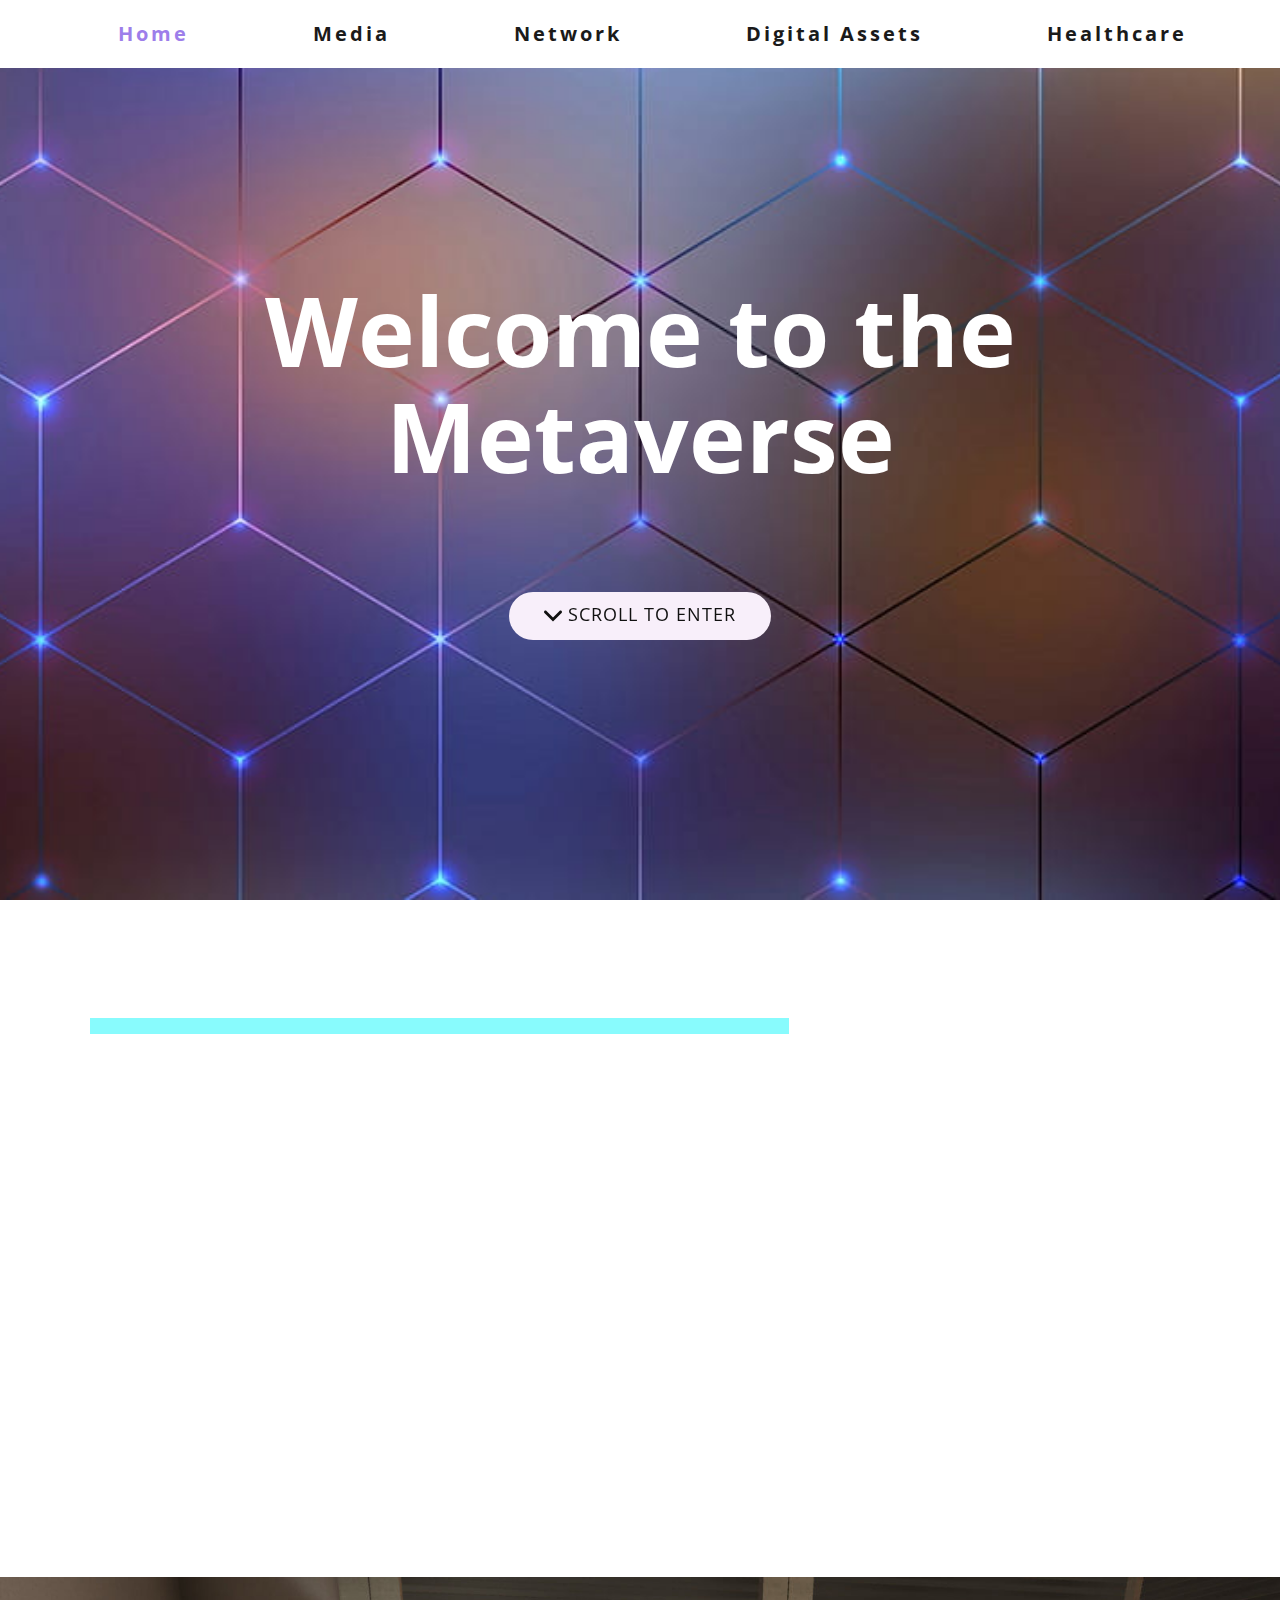
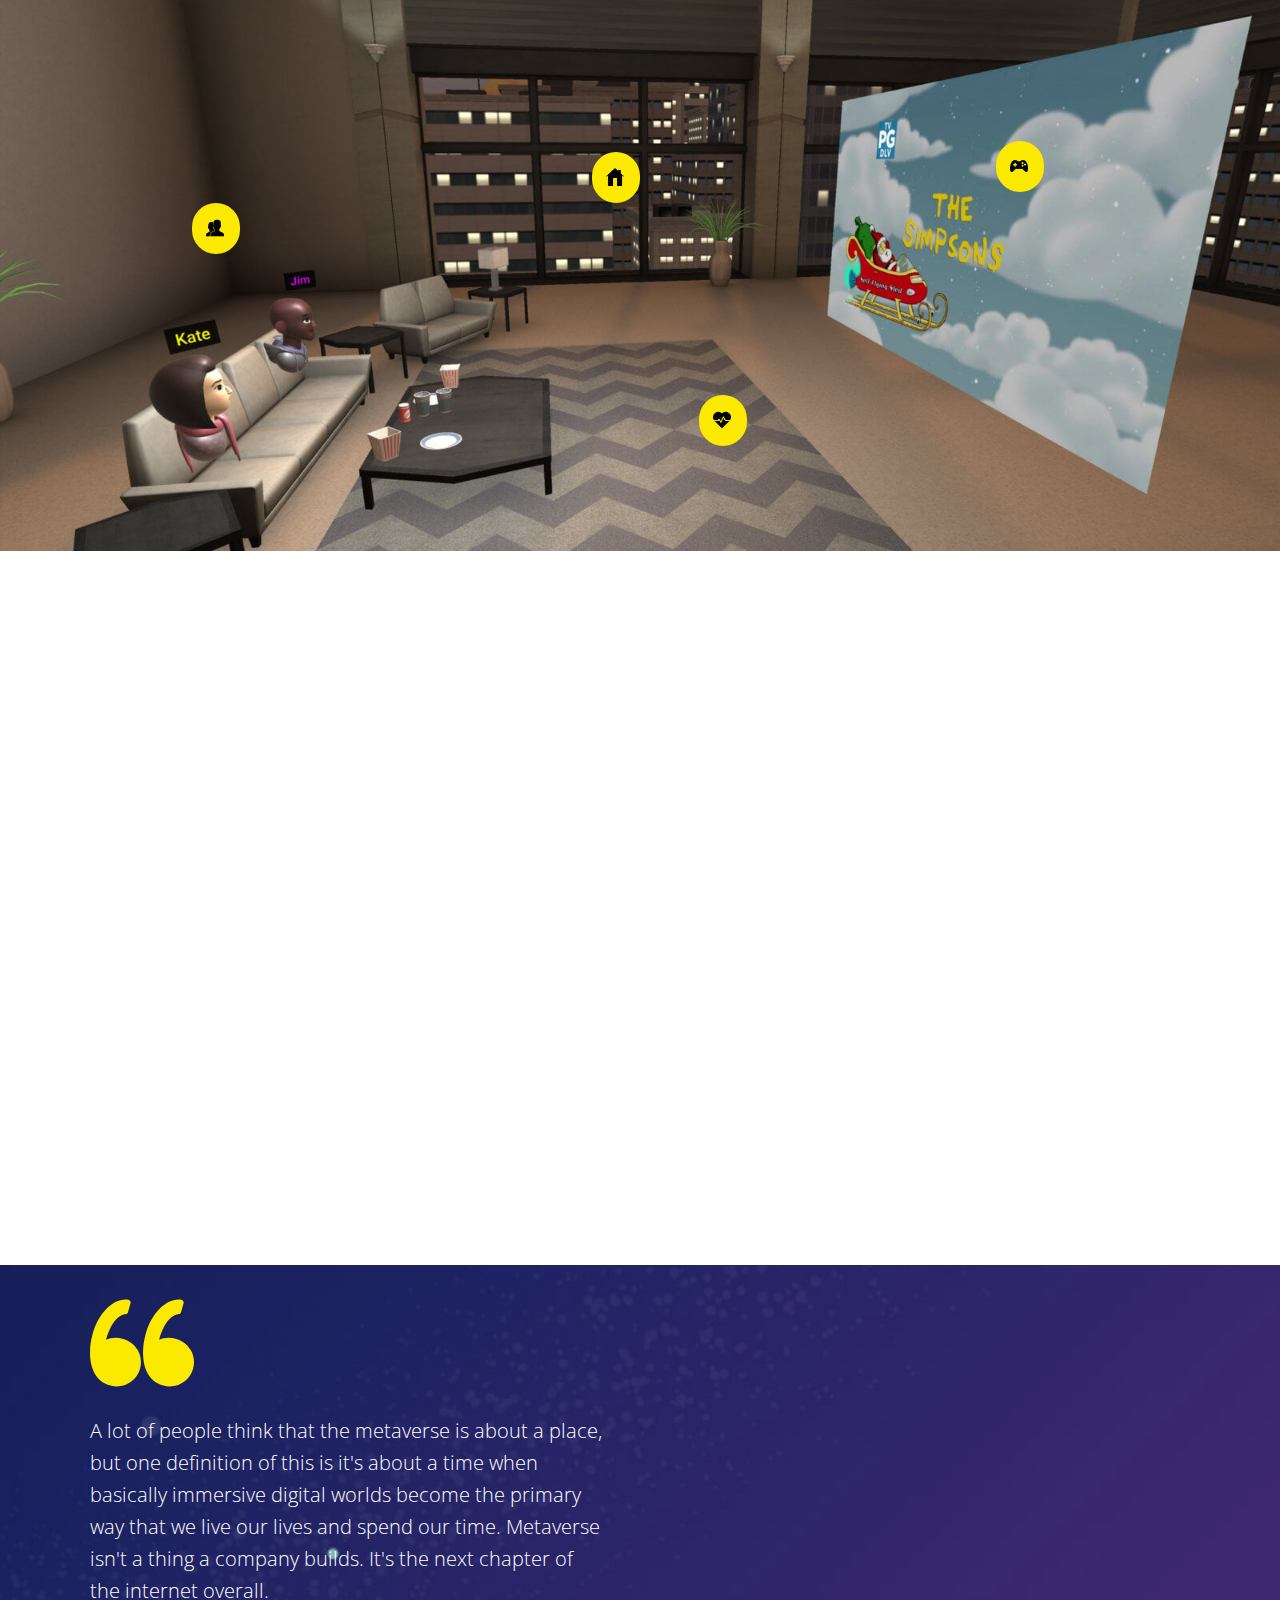
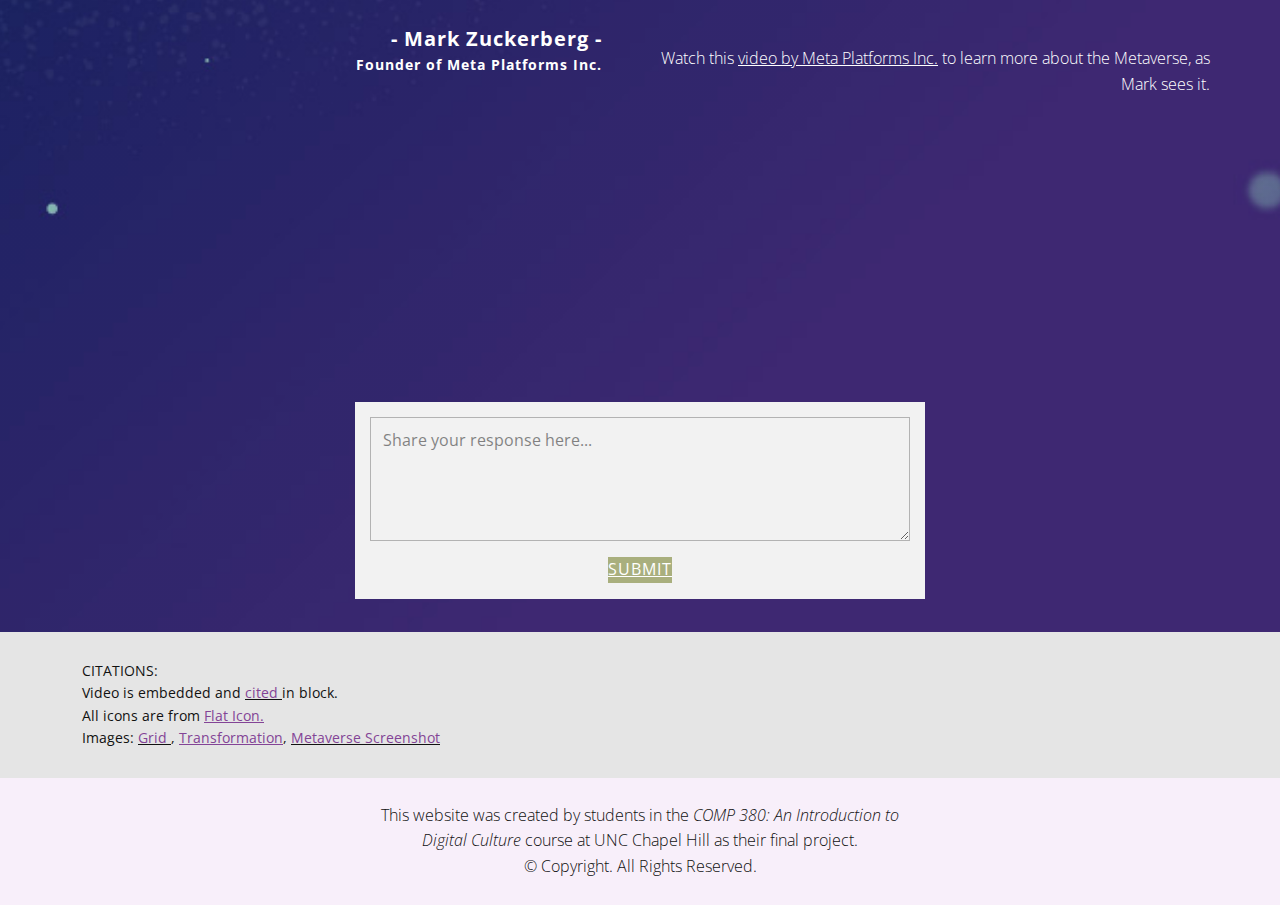
<file: index.html>
<!DOCTYPE html>
<html style="font-size: 16px;" lang="en">

<head>
  <meta name="viewport" content="width=device-width, initial-scale=1.0">
  <meta charset="utf-8">
  <meta name="keywords" content="Humans for the Future, Human-robot, Robotic Technologies, Concept Cars, Robots and AI">
  <meta name="description" content="">
  <title>Home</title>
  <link rel="stylesheet" href="nicepage.css" media="screen">
  <link rel="stylesheet" href="Home.css" media="screen">
  <script class="u-script" type="text/javascript" src="jquery.js" defer=""></script>
  <script class="u-script" type="text/javascript" src="nicepage.js" defer=""></script>
  <meta name="generator" content="Nicepage 4.21.5, nicepage.com">
  <link id="u-theme-google-font" rel="stylesheet"
    href="https://fonts.googleapis.com/css?family=Open+Sans:300,300i,400,400i,500,500i,600,600i,700,700i,800,800i">







  <script type="application/ld+json">{
		"@context": "http://schema.org",
		"@type": "Organization",
		"name": "380 Final Project"
}</script>
  <meta name="theme-color" content="#834496">
  <meta property="og:title" content="Home">
  <meta property="og:description" content="">
  <meta property="og:type" content="website">
</head>

<body data-home-page="Home.html" data-home-page-title="Home" class="u-body u-overlap u-xl-mode" data-lang="en">
  <header class="u-clearfix u-header u-sticky u-sticky-2ed6 u-white u-header" id="sec-edd5">
    <div class="u-clearfix u-sheet u-sheet-1">
      <nav class="u-align-left u-menu u-menu-dropdown u-nav-spacing-25 u-offcanvas u-menu-1" data-responsive-from="XS"
        data-position="">
        <div class="menu-collapse" style="font-size: 1.25rem; font-weight: 700; letter-spacing: 3px;">
          <a class="u-button-style u-custom-active-border-color u-custom-active-color u-custom-border u-custom-border-color u-custom-border-radius u-custom-borders u-custom-hover-border-color u-custom-hover-color u-custom-left-right-menu-spacing u-custom-padding-bottom u-custom-text-active-color u-custom-text-color u-custom-text-decoration u-custom-text-hover-color u-custom-top-bottom-menu-spacing u-nav-link"
            href="#" style="padding: 2px 0px; font-size: calc(1em + 4px);">
            <svg class="u-svg-link" preserveAspectRatio="xMidYMin slice" viewBox="0 0 302 302" style="undefined">
              <use xmlns:xlink="http://www.w3.org/1999/xlink" xlink:href="#svg-7b92"></use>
            </svg>
            <svg xmlns="http://www.w3.org/2000/svg" xmlns:xlink="http://www.w3.org/1999/xlink" version="1.1"
              id="svg-7b92" x="0px" y="0px" viewBox="0 0 302 302" style="enable-background:new 0 0 302 302;"
              xml:space="preserve" class="u-svg-content">
              <g>
                <rect y="36" width="302" height="30"></rect>
                <rect y="236" width="302" height="30"></rect>
                <rect y="136" width="302" height="30"></rect>
              </g>
              <g></g>
              <g></g>
              <g></g>
              <g></g>
              <g></g>
              <g></g>
              <g></g>
              <g></g>
              <g></g>
              <g></g>
              <g></g>
              <g></g>
              <g></g>
              <g></g>
              <g></g>
            </svg>
          </a>
        </div>
        <div class="u-custom-menu u-nav-container">
          <ul class="u-custom-font u-heading-font u-nav u-spacing-20 u-unstyled u-nav-1">
            <li class="u-nav-item"><a
                class="u-border-active-palette-1-base u-border-hover-palette-1-base u-button-style u-nav-link u-text-active-palette-4-light-1 u-text-grey-90 u-text-hover-palette-2-dark-1"
                href="/Home.html" style="padding: 10px 48px;">Home</a>
            </li>
            <li class="u-nav-item"><a
                class="u-border-active-palette-1-base u-border-hover-palette-1-base u-button-style u-nav-link u-text-active-palette-4-light-1 u-text-grey-90 u-text-hover-palette-2-dark-1"
                href="/Media.html" style="padding: 10px 48px;">Media</a>
            </li>
            <li class="u-nav-item"><a
                class="u-border-active-palette-1-base u-border-hover-palette-1-base u-button-style u-nav-link u-text-active-palette-4-light-1 u-text-grey-90 u-text-hover-palette-2-dark-1"
                href="/Social.html" style="padding: 10px 48px;">Network</a>
              <div class="u-nav-popup">
                <ul class="u-h-spacing-57 u-nav u-unstyled u-v-spacing-16">
                  <li class="u-nav-item"><a class="u-button-style u-nav-link u-white" href="/Gaming.html">Gaming</a>
                  </li>
                </ul>
              </div>
            </li>
            <li class="u-nav-item"><a
                class="u-border-active-palette-1-base u-border-hover-palette-1-base u-button-style u-nav-link u-text-active-palette-4-light-1 u-text-grey-90 u-text-hover-palette-2-dark-1"
                href="/Assets.html" style="padding: 10px 48px;">Digital Assets</a>
              <div class="u-nav-popup">
                <ul class="u-h-spacing-57 u-nav u-unstyled u-v-spacing-16">
                  <li class="u-nav-item"><a class="u-button-style u-nav-link u-white" href="/RealEstate.html">Real
                      Estate</a>
                  </li>
                </ul>
              </div>
            </li>
            <li class="u-nav-item"><a
                class="u-border-active-palette-1-base u-border-hover-palette-1-base u-button-style u-nav-link u-text-active-palette-4-light-1 u-text-grey-90 u-text-hover-palette-2-dark-1"
                href="/Healthcare.html" style="padding: 10px 54px 10px 48px;">Healthcare</a>
              <div class="u-nav-popup">
                <ul class="u-h-spacing-57 u-nav u-unstyled u-v-spacing-16">
                  <li class="u-nav-item"><a class="u-button-style u-nav-link u-white" href="/TechHealth.html">Technology
                      in Healthcare</a>
                  </li>
                </ul>
              </div>
            </li>
          </ul>
        </div>
        <div class="u-custom-menu u-nav-container-collapse">
          <div
            class="u-align-center u-container-style u-inner-container-layout u-opacity u-opacity-95 u-palette-1-light-2 u-sidenav">
            <div class="u-inner-container-layout u-sidenav-overflow">
              <div class="u-menu-close"></div>
              <ul
                class="u-align-center u-custom-font u-heading-font u-nav u-popupmenu-items u-spacing-56 u-text-body-alt-color u-unstyled u-nav-5">
                <li class="u-nav-item"><a class="u-button-style u-nav-link" href="/Home.html">Home</a>
                </li>
                <li class="u-nav-item"><a class="u-button-style u-nav-link" href="/Media.html">Media</a>
                </li>
                <li class="u-nav-item"><a class="u-button-style u-nav-link" href="/Social.html">Network</a>
                  <div class="u-nav-popup">
                    <ul class="u-h-spacing-57 u-nav u-unstyled u-v-spacing-16">
                      <li class="u-nav-item"><a class="u-button-style u-nav-link" href="/Gaming.html">Gaming</a>
                      </li>
                    </ul>
                  </div>
                </li>
                <li class="u-nav-item"><a class="u-button-style u-nav-link" href="/Assets.html">Digital Assets</a>
                  <div class="u-nav-popup">
                    <ul class="u-h-spacing-57 u-nav u-unstyled u-v-spacing-16">
                      <li class="u-nav-item"><a class="u-button-style u-nav-link">Real Estate</a>
                      </li>
                    </ul>
                  </div>
                </li>
                <li class="u-nav-item"><a class="u-button-style u-nav-link" href="/Healthcare.html">Healthcare</a>
                  <div class="u-nav-popup">
                    <ul class="u-h-spacing-57 u-nav u-unstyled u-v-spacing-16">
                      <li class="u-nav-item"><a class="u-button-style u-nav-link">Technology in Healthcare</a>
                      </li>
                    </ul>
                  </div>
                </li>
              </ul>
            </div>
          </div>
          <div class="u-menu-overlay u-opacity u-opacity-30 u-white"></div>
        </div>
      </nav>
    </div>
  </header>
  <section class="u-clearfix u-image u-section-1" id="sec-bceb" data-image-width="800" data-image-height="500">
    <div class="u-clearfix u-sheet u-sheet-1">
      <h1 class="u-align-center u-text u-text-body-alt-color u-text-default u-title u-text-1"
        data-animation-name="customAnimationIn" data-animation-duration="1000">Welcome to the Metaverse </h1>
      <a href="/Home.html#sec-e50a"
        class="infinite u-border-none u-btn u-btn-round u-button-style u-hover-palette-1-light-2 u-palette-1-light-3 u-radius-50 u-btn-1"
        data-animation-name="pulse" data-animation-duration="1000" data-animation-direction=""><span class="u-icon"><svg
            class="u-svg-content" viewBox="0 0 30.727 30.727" x="0px" y="0px" style="width: 1em; height: 1em;">
            <path
              d="M29.994,10.183L15.363,24.812L0.733,10.184c-0.977-0.978-0.977-2.561,0-3.536c0.977-0.977,2.559-0.976,3.536,0   l11.095,11.093L26.461,6.647c0.977-0.976,2.559-0.976,3.535,0C30.971,7.624,30.971,9.206,29.994,10.183z">
            </path>
          </svg><img></span>&nbsp;SCROLL TO ENTER
      </a>
    </div>
  </section>
  <section class="u-clearfix u-section-2" id="sec-e50a">
    <div class="u-container-style u-expanded-width-xs u-group u-group-1">
      <div class="u-container-layout u-container-layout-1">
        <h5 class="u-text u-text-1" data-animation-name="customAnimationIn" data-animation-duration="1000"
          data-animation-delay="250">Introduction</h5>
        <div class="u-border-16 u-border-palette-2-light-1 u-line u-line-horizontal u-line-1"></div>
        <h2 class="u-text u-text-palette-1-base u-text-2" data-animation-name="customAnimationIn"
          data-animation-duration="2250" data-animation-delay="750">What is the Metaverse?</h2>
        <p class="u-text u-text-3" data-animation-name="customAnimationIn" data-animation-duration="1500"
          data-animation-delay="1000">Imagine a virtual world in which people eat, work, sleep, and interact with
          others, just like the real physical world, but all from the comfort of their own couch. This is known as the
          metaverse. Coined by Neal Stephenson in his 1992 science fiction novel <span style="font-style: italic;">Snow
            Crash</span>, the metaverse was a place where humans, as programmable avatars, interact with each other and
          software agents, in a three-dimensional virtual space that uses the metaphor of the real world. This virtual
          reality provides digital experiences as an alternative to or a replica of the real world. Users can take
          physical objects from the real world and transform them into virtual objects in the virtual world, and
          conversely, bring virtual objects into the real world, in the form of executable ideas. The Metaverse is a
          work in progress by many large tech corporations, which hope to make this virtual world a reality.&nbsp;
        </p>
        <a href="/Media.html"
          class="u-border-2 u-border-palette-2-base u-btn u-button-style u-hover-palette-2-light-2 u-text-palette-1-base u-white u-btn-1"
          data-animation-name="customAnimationIn" data-animation-duration="2000" data-animation-delay="1250">learn more
          about the history of the metaverse</a>
      </div>
    </div>
    <img class="u-image u-image-default u-image-1" src="/images/cut.jpeg" alt="" data-image-width="1472"
      data-image-height="980" data-animation-name="customAnimationIn" data-animation-duration="3000"
      data-animation-delay="1500">
  </section>
  <section class="u-align-center u-clearfix u-image u-section-3" id="sec-9117" data-image-width="1600"
    data-image-height="750">
    <div class="u-clearfix u-sheet u-sheet-1">
      <a href="/Assets.html"
        class="infinite u-border-none u-btn u-btn-round u-button-style u-hover-feature u-hover-palette-1-light-1 u-palette-5-base u-radius-50 u-btn-1"
        data-animation-name="pulse" data-animation-duration="1000" data-animation-direction=""><span
          class="u-file-icon u-icon u-icon-1"><img src="/images/149955.png" alt=""></span>
      </a>
      <a href="/Gaming.html"
        class="infinite u-border-none u-btn u-btn-round u-button-style u-hover-feature u-hover-palette-1-light-1 u-palette-5-base u-radius-50 u-btn-2"
        data-animation-name="pulse" data-animation-duration="1000" data-animation-direction=""><span
          class="u-file-icon u-icon"><img src="/images/13973.png" alt=""></span>
      </a>
      <a href="/Social.html"
        class="infinite u-border-none u-btn u-btn-round u-button-style u-hover-feature u-hover-palette-1-light-1 u-palette-5-base u-radius-50 u-text-body-alt-color u-btn-3"
        data-animation-name="pulse" data-animation-duration="1000" data-animation-direction=""><span
          class="u-file-icon u-icon"><img src="/images/149990.png" alt=""></span>
      </a>
      <a href="/Healthcare.html"
        class="infinite u-border-none u-btn u-btn-round u-button-style u-hover-feature u-hover-palette-1-light-1 u-palette-5-base u-radius-50 u-btn-4"
        data-animation-name="pulse" data-animation-duration="1000" data-animation-direction=""><span
          class="u-file-icon u-icon u-icon-4"><img src="/images/3004451.png" alt=""></span>
      </a>
    </div>
    <style data-mode="XXL">
      @media (max-width: 0px) {
        .u-section-3 .u-sheet-1 {
          min-height: 613px;
        }

        .u-block-2de7-9 {
          width: 758px;
          min-height: 478px;
          height: auto;
          margin-top: 60px;
          margin-bottom: 60px;
          margin-left: auto;
          margin-right: auto;
        }

        .u-section-3 .u-icon-4 {
          position: absolute;
          bottom: 10px;
          width: auto;
          height: auto;
        }

        .u-block-2de7-25 {
          background-image: linear-gradient(0deg, rgba(0, 0, 0, 0.4), rgba(0, 0, 0, 0.4)), url("[data-uri]");
          background-position: 50% 50%;
        }

        .u-block-2de7-26 {
          padding-top: 30px;
          padding-bottom: 30px;
          padding-left: 60px;
          padding-right: 60px;
        }

        .u-block-2de7-32 {
          margin-top: 0;
          margin-bottom: 0;
          margin-left: auto;
          margin-right: auto;
        }

        .u-block-2de7-33 {
          width: 409px;
          margin-top: 20px;
          margin-left: auto;
          margin-right: auto;
          margin-bottom: 0;
        }

        .u-block-2de7-34 {
          border-style: none;
          font-weight: 700;
          text-transform: uppercase;
          font-size: 0.875rem;
          letter-spacing: 1px;
          background-image: none;
          margin-top: 30px;
          margin-left: auto;
          margin-right: auto;
          margin-bottom: 0;
        }

        .u-block-2de7-35 {
          background-image: linear-gradient(0deg, rgba(0, 0, 0, 0.4), rgba(0, 0, 0, 0.4)), url("[data-uri]");
          background-position: 50% 50%;
        }

        .u-block-2de7-36 {
          padding-top: 30px;
          padding-bottom: 30px;
          padding-left: 60px;
          padding-right: 60px;
        }

        .u-block-2de7-37 {
          margin-top: 0;
          margin-bottom: 0;
          margin-left: auto;
          margin-right: auto;
        }

        .u-block-2de7-38 {
          width: 409px;
          margin-top: 20px;
          margin-left: auto;
          margin-right: auto;
          margin-bottom: 0;
        }

        .u-block-2de7-39 {
          border-style: none;
          font-weight: 700;
          text-transform: uppercase;
          font-size: 0.875rem;
          letter-spacing: 1px;
          background-image: none;
          margin-top: 30px;
          margin-left: auto;
          margin-right: auto;
          margin-bottom: 0;
        }

        .u-block-2de7-16 {
          width: 38px;
          height: 38px;
          background-image: none;
          left: -58px;
          position: absolute;
          right: auto;
        }

        .u-section-3 .u-icon-1 {
          width: 38px;
          height: 38px;
          background-image: none;
          left: auto;
          position: absolute;
          right: -58px;
        }
      }
    </style>




  </section>
  <section class="u-clearfix u-section-4" id="carousel_b746">
    <div class="u-container-style u-expanded-width-xs u-group u-group-1">
      <div class="u-container-layout u-container-layout-1">
        <h5 class="u-text u-text-1" data-animation-name="customAnimationIn" data-animation-duration="1000">Real World Applications</h5>
        <h2 class="u-text u-text-palette-1-base u-text-2" data-animation-name="customAnimationIn"
          data-animation-duration="1000" data-animation-delay="250">What can you do in the Metaverse?</h2>
      </div>
    </div>
    <div
      class="u-clearfix u-expanded-width-md u-expanded-width-sm u-expanded-width-xs u-gutter-10 u-layout-spacing-vertical u-layout-wrap u-layout-wrap-1">
      <div class="u-layout">
        <div class="u-layout-row">
          <div
            class="u-align-left u-container-style u-layout-cell u-left-cell u-size-15-lg u-size-15-xl u-size-19-sm u-size-19-xs u-size-20-md u-layout-cell-1"
            data-animation-name="customAnimationIn" data-animation-duration="1500" data-animation-delay="500">
            <div class="u-container-layout u-valign-middle-xs u-container-layout-2"><span
                class="u-align-left u-icon u-text-palette-2-base u-icon-1"><svg class="u-svg-link"
                  preserveAspectRatio="xMidYMin slice" viewBox="0 0 60 60" style="">
                  <use xmlns:xlink="http://www.w3.org/1999/xlink" xlink:href="#svg-8c4f"></use>
                </svg><svg class="u-svg-content" viewBox="0 0 60 60" x="0px" y="0px" id="svg-8c4f"
                  style="enable-background:new 0 0 60 60;">
                  <path d="M55.014,45.389l-9.553-4.776C44.56,40.162,44,39.256,44,38.248v-3.381c0.229-0.28,0.47-0.599,0.719-0.951
	c1.239-1.75,2.232-3.698,2.954-5.799C49.084,27.47,50,26.075,50,24.5v-4c0-0.963-0.36-1.896-1-2.625v-5.319
	c0.056-0.55,0.276-3.824-2.092-6.525C44.854,3.688,41.521,2.5,37,2.5s-7.854,1.188-9.908,3.53c-1.435,1.637-1.918,3.481-2.064,4.805
	C23.314,9.949,21.294,9.5,19,9.5c-10.389,0-10.994,8.855-11,9v4.579c-0.648,0.706-1,1.521-1,2.33v3.454
	c0,1.079,0.483,2.085,1.311,2.765c0.825,3.11,2.854,5.46,3.644,6.285v2.743c0,0.787-0.428,1.509-1.171,1.915l-6.653,4.173
	C1.583,48.134,0,50.801,0,53.703V57.5h14h2h44v-4.043C60,50.019,58.089,46.927,55.014,45.389z M14,53.262V55.5H2v-1.797
	c0-2.17,1.184-4.164,3.141-5.233l6.652-4.173c1.333-0.727,2.161-2.121,2.161-3.641v-3.591l-0.318-0.297
	c-0.026-0.024-2.683-2.534-3.468-5.955l-0.091-0.396l-0.342-0.22C9.275,29.899,9,29.4,9,28.863v-3.454
	c0-0.36,0.245-0.788,0.671-1.174L10,23.938l-0.002-5.38C10.016,18.271,10.537,11.5,19,11.5c2.393,0,4.408,0.553,6,1.644v4.731
	c-0.64,0.729-1,1.662-1,2.625v4c0,0.304,0.035,0.603,0.101,0.893c0.027,0.116,0.081,0.222,0.118,0.334
	c0.055,0.168,0.099,0.341,0.176,0.5c0.001,0.002,0.002,0.003,0.003,0.005c0.256,0.528,0.629,1,1.099,1.377
	c0.005,0.019,0.011,0.036,0.016,0.054c0.06,0.229,0.123,0.457,0.191,0.68l0.081,0.261c0.014,0.046,0.031,0.093,0.046,0.139
	c0.035,0.108,0.069,0.215,0.105,0.321c0.06,0.175,0.123,0.356,0.196,0.553c0.031,0.082,0.065,0.156,0.097,0.237
	c0.082,0.209,0.164,0.411,0.25,0.611c0.021,0.048,0.039,0.1,0.06,0.147l0.056,0.126c0.026,0.058,0.053,0.11,0.079,0.167
	c0.098,0.214,0.194,0.421,0.294,0.621c0.016,0.032,0.031,0.067,0.047,0.099c0.063,0.125,0.126,0.243,0.189,0.363
	c0.108,0.206,0.214,0.4,0.32,0.588c0.052,0.092,0.103,0.182,0.154,0.269c0.144,0.246,0.281,0.472,0.414,0.682
	c0.029,0.045,0.057,0.092,0.085,0.135c0.242,0.375,0.452,0.679,0.626,0.916c0.046,0.063,0.086,0.117,0.125,0.17
	c0.022,0.029,0.052,0.071,0.071,0.097v3.309c0,0.968-0.528,1.856-1.377,2.32l-2.646,1.443l-0.461-0.041l-0.188,0.395l-5.626,3.069
	C15.801,46.924,14,49.958,14,53.262z M58,55.5H16v-2.238c0-2.571,1.402-4.934,3.659-6.164l8.921-4.866
	C30.073,41.417,31,39.854,31,38.155v-4.018v-0.001l-0.194-0.232l-0.038-0.045c-0.002-0.003-0.064-0.078-0.165-0.21
	c-0.006-0.008-0.012-0.016-0.019-0.024c-0.053-0.069-0.115-0.152-0.186-0.251c-0.001-0.002-0.002-0.003-0.003-0.005
	c-0.149-0.207-0.336-0.476-0.544-0.8c-0.005-0.007-0.009-0.015-0.014-0.022c-0.098-0.153-0.202-0.32-0.308-0.497
	c-0.008-0.013-0.016-0.026-0.024-0.04c-0.226-0.379-0.466-0.808-0.705-1.283c0,0-0.001-0.001-0.001-0.002
	c-0.127-0.255-0.254-0.523-0.378-0.802l0,0c-0.017-0.039-0.035-0.077-0.052-0.116h0c-0.055-0.125-0.11-0.256-0.166-0.391
	c-0.02-0.049-0.04-0.1-0.06-0.15c-0.052-0.131-0.105-0.263-0.161-0.414c-0.102-0.272-0.198-0.556-0.29-0.849l-0.055-0.178
	c-0.006-0.02-0.013-0.04-0.019-0.061c-0.094-0.316-0.184-0.639-0.26-0.971l-0.091-0.396l-0.341-0.22
	C26.346,25.803,26,25.176,26,24.5v-4c0-0.561,0.238-1.084,0.67-1.475L27,18.728V12.5v-0.354l-0.027-0.021
	c-0.034-0.722,0.009-2.935,1.623-4.776C30.253,5.458,33.081,4.5,37,4.5c3.905,0,6.727,0.951,8.386,2.828
	c1.947,2.201,1.625,5.017,1.623,5.041L47,18.728l0.33,0.298C47.762,19.416,48,19.939,48,20.5v4c0,0.873-0.572,1.637-1.422,1.899
	l-0.498,0.153l-0.16,0.495c-0.669,2.081-1.622,4.003-2.834,5.713c-0.297,0.421-0.586,0.794-0.837,1.079L42,34.123v4.125
	c0,1.77,0.983,3.361,2.566,4.153l9.553,4.776C56.513,48.374,58,50.78,58,53.457V55.5z"></path>
                </svg></span>
              <h3 class="u-text u-text-palette-1-base u-text-3">Be Social</h3>
              <p class="u-text u-text-4">Family on the other side of the world? No problem, wave to them in the
                Metaverse.</p>
              <a href="/Social.html"
                class="u-border-none u-btn u-button-style u-none u-text-hover-palette-2-base u-text-palette-1-base u-btn-1">Read
                More&nbsp;<span class="u-icon u-text-palette-1-base"><svg class="u-svg-content"
                    viewBox="0 -32 426.66667 426" style="width: 1em; height: 1em;">
                    <path
                      d="m213.332031 181.667969c0 4.265625-1.277343 8.53125-3.625 11.730469l-106.667969 160c-3.839843 5.761718-10.238281 9.601562-17.707031 9.601562h-64c-11.730469 0-21.332031-9.601562-21.332031-21.332031 0-4.269531 1.28125-8.535157 3.625-11.734375l98.773438-148.265625-98.773438-148.269531c-2.34375-3.199219-3.625-7.464844-3.625-11.730469 0-11.734375 9.601562-21.335938 21.332031-21.335938h64c7.46875 0 13.867188 3.839844 17.707031 9.601563l106.667969 160c2.347657 3.199218 3.625 7.464844 3.625 11.734375zm0 0">
                    </path>
                    <path
                      d="m426.667969 181.667969c0 4.265625-1.28125 8.53125-3.628907 11.730469l-106.664062 160c-3.839844 5.761718-10.242188 9.601562-17.707031 9.601562h-64c-11.734375 0-21.335938-9.601562-21.335938-21.332031 0-4.269531 1.28125-8.535157 3.628907-11.734375l98.773437-148.265625-98.773437-148.269531c-2.347657-3.199219-3.628907-7.464844-3.628907-11.730469 0-11.734375 9.601563-21.335938 21.335938-21.335938h64c7.464843 0 13.867187 3.839844 17.707031 9.601563l106.664062 160c2.347657 3.199218 3.628907 7.464844 3.628907 11.734375zm0 0">
                    </path>
                  </svg><img></span>
              </a>
            </div>
          </div>
          <div
            class="u-align-left u-container-style u-layout-cell u-size-15-lg u-size-15-xl u-size-19-sm u-size-19-xs u-size-20-md u-layout-cell-2"
            data-animation-name="customAnimationIn" data-animation-duration="1500" data-animation-delay="750">
            <div class="u-container-layout u-valign-middle-xs u-container-layout-3"><span
                class="u-align-left u-icon u-text-palette-2-base u-icon-3"><svg class="u-svg-link"
                  preserveAspectRatio="xMidYMin slice" viewBox="0 0 58.365 58.365" style="">
                  <use xmlns:xlink="http://www.w3.org/1999/xlink" xlink:href="#svg-1514"></use>
                </svg><svg class="u-svg-content" viewBox="0 0 58.365 58.365" x="0px" y="0px" id="svg-1514"
                  style="enable-background:new 0 0 58.365 58.365;">
                  <path d="M57.863,26.632l-8.681-8.061V5.365h-10v3.921L29.182,0L0.502,26.632c-0.404,0.376-0.428,1.009-0.052,1.414
	c0.375,0.404,1.008,0.427,1.414,0.052l3.319-3.082v33.349h16h16h16V25.015l3.319,3.082c0.192,0.179,0.437,0.267,0.681,0.267
	c0.269,0,0.536-0.107,0.732-0.319C58.291,27.641,58.267,27.008,57.863,26.632z M41.182,7.365h6v9.349l-6-5.571V7.365z
	 M23.182,56.365V35.302c0-0.517,0.42-0.937,0.937-0.937h10.126c0.517,0,0.937,0.42,0.937,0.937v21.063H23.182z M51.182,56.365h-14
	V35.302c0-1.62-1.317-2.937-2.937-2.937H24.119c-1.62,0-2.937,1.317-2.937,2.937v21.063h-14V23.158l22-20.429l14.28,13.26
	l5.72,5.311v0l2,1.857V56.365z"></path>
                </svg></span>
              <h3 class="u-text u-text-palette-1-base u-text-5">Buy Assets</h3>
              <p class="u-text u-text-6">Art, houses, clothing, you name it! Find it and make it yours in the Metaverse.
              </p>
              <a href="/Assets.html"
                class="u-border-none u-btn u-button-style u-none u-text-hover-palette-2-base u-text-palette-1-base u-btn-2">Read
                More&nbsp;<span class="u-icon u-text-palette-1-base"><svg class="u-svg-content"
                    viewBox="0 -32 426.66667 426" style="width: 1em; height: 1em;">
                    <path
                      d="m213.332031 181.667969c0 4.265625-1.277343 8.53125-3.625 11.730469l-106.667969 160c-3.839843 5.761718-10.238281 9.601562-17.707031 9.601562h-64c-11.730469 0-21.332031-9.601562-21.332031-21.332031 0-4.269531 1.28125-8.535157 3.625-11.734375l98.773438-148.265625-98.773438-148.269531c-2.34375-3.199219-3.625-7.464844-3.625-11.730469 0-11.734375 9.601562-21.335938 21.332031-21.335938h64c7.46875 0 13.867188 3.839844 17.707031 9.601563l106.667969 160c2.347657 3.199218 3.625 7.464844 3.625 11.734375zm0 0">
                    </path>
                    <path
                      d="m426.667969 181.667969c0 4.265625-1.28125 8.53125-3.628907 11.730469l-106.664062 160c-3.839844 5.761718-10.242188 9.601562-17.707031 9.601562h-64c-11.734375 0-21.335938-9.601562-21.335938-21.332031 0-4.269531 1.28125-8.535157 3.628907-11.734375l98.773437-148.265625-98.773437-148.269531c-2.347657-3.199219-3.628907-7.464844-3.628907-11.730469 0-11.734375 9.601563-21.335938 21.335938-21.335938h64c7.464843 0 13.867187 3.839844 17.707031 9.601563l106.664062 160c2.347657 3.199218 3.628907 7.464844 3.628907 11.734375zm0 0">
                    </path>
                  </svg><img></span>
              </a>
            </div>
          </div>
          <div
            class="u-align-left u-container-style u-layout-cell u-right-cell u-size-15-lg u-size-15-xl u-size-19-sm u-size-19-xs u-size-20-md u-layout-cell-3"
            data-animation-name="customAnimationIn" data-animation-duration="1500" data-animation-delay="1000">
            <div class="u-container-layout u-valign-middle-xs u-container-layout-4"><span
                class="u-align-left u-file-icon u-icon u-text-palette-2-base u-icon-5"><img
                  src="/images/686589-122806fc.png" alt=""></span>
              <h3 class="u-text u-text-palette-1-base u-text-7">Play Games</h3>
              <p class="u-text u-text-8">Immerse yourself into your favorite game with the Metaverse!</p>
              <a href="/Healthcare.html"
                class="u-border-none u-btn u-button-style u-none u-text-hover-palette-2-base u-text-palette-1-base u-btn-3">Read
                More&nbsp;<span class="u-icon u-text-palette-1-base"><svg class="u-svg-content"
                    viewBox="0 -32 426.66667 426" style="width: 1em; height: 1em;">
                    <path
                      d="m213.332031 181.667969c0 4.265625-1.277343 8.53125-3.625 11.730469l-106.667969 160c-3.839843 5.761718-10.238281 9.601562-17.707031 9.601562h-64c-11.730469 0-21.332031-9.601562-21.332031-21.332031 0-4.269531 1.28125-8.535157 3.625-11.734375l98.773438-148.265625-98.773438-148.269531c-2.34375-3.199219-3.625-7.464844-3.625-11.730469 0-11.734375 9.601562-21.335938 21.332031-21.335938h64c7.46875 0 13.867188 3.839844 17.707031 9.601563l106.667969 160c2.347657 3.199218 3.625 7.464844 3.625 11.734375zm0 0">
                    </path>
                    <path
                      d="m426.667969 181.667969c0 4.265625-1.28125 8.53125-3.628907 11.730469l-106.664062 160c-3.839844 5.761718-10.242188 9.601562-17.707031 9.601562h-64c-11.734375 0-21.335938-9.601562-21.335938-21.332031 0-4.269531 1.28125-8.535157 3.628907-11.734375l98.773437-148.265625-98.773437-148.269531c-2.347657-3.199219-3.628907-7.464844-3.628907-11.730469 0-11.734375 9.601563-21.335938 21.335938-21.335938h64c7.464843 0 13.867187 3.839844 17.707031 9.601563l106.664062 160c2.347657 3.199218 3.628907 7.464844 3.628907 11.734375zm0 0">
                    </path>
                  </svg><img></span>
              </a>
            </div>
          </div>
          <div class="u-container-style u-layout-cell u-size-15 u-layout-cell-4" data-animation-name="customAnimationIn"
            data-animation-duration="1500" data-animation-delay="1250">
            <div class="u-container-layout u-container-layout-5"><span
                class="u-align-left u-file-icon u-icon u-text-palette-2-base u-icon-7"><img
                  src="/images/684262-12777aa8.png" alt=""></span>
              <h3 class="u-text u-text-palette-1-base u-text-9">Visit the Doctor</h3>
              <p class="u-text u-text-10"> Consult specialized Doctors from all over the world from the comfort of your
                own home!</p>
              <a href="/Media.html"
                class="u-border-none u-btn u-button-style u-none u-text-hover-palette-2-base u-text-palette-1-base u-btn-4">Read
                More&nbsp;<span class="u-icon u-text-palette-1-base"><svg class="u-svg-content"
                    viewBox="0 -32 426.66667 426" style="width: 1em; height: 1em;">
                    <path
                      d="m213.332031 181.667969c0 4.265625-1.277343 8.53125-3.625 11.730469l-106.667969 160c-3.839843 5.761718-10.238281 9.601562-17.707031 9.601562h-64c-11.730469 0-21.332031-9.601562-21.332031-21.332031 0-4.269531 1.28125-8.535157 3.625-11.734375l98.773438-148.265625-98.773438-148.269531c-2.34375-3.199219-3.625-7.464844-3.625-11.730469 0-11.734375 9.601562-21.335938 21.332031-21.335938h64c7.46875 0 13.867188 3.839844 17.707031 9.601563l106.667969 160c2.347657 3.199218 3.625 7.464844 3.625 11.734375zm0 0">
                    </path>
                    <path
                      d="m426.667969 181.667969c0 4.265625-1.28125 8.53125-3.628907 11.730469l-106.664062 160c-3.839844 5.761718-10.242188 9.601562-17.707031 9.601562h-64c-11.734375 0-21.335938-9.601562-21.335938-21.332031 0-4.269531 1.28125-8.535157 3.628907-11.734375l98.773437-148.265625-98.773437-148.269531c-2.347657-3.199219-3.628907-7.464844-3.628907-11.730469 0-11.734375 9.601563-21.335938 21.335938-21.335938h64c7.464843 0 13.867187 3.839844 17.707031 9.601563l106.664062 160c2.347657 3.199218 3.628907 7.464844 3.628907 11.734375zm0 0">
                    </path>
                  </svg><img></span>
              </a>
            </div>
          </div>
        </div>
      </div>
    </div>
  </section>
  <section class="u-clearfix u-image u-shading u-section-5" id="sec-9b38" data-image-width="972"
    data-image-height="1080">
    <div class="u-clearfix u-sheet u-sheet-1">
      <div class="u-container-style u-group u-opacity u-opacity-55 u-group-1">
        <div class="u-container-layout u-container-layout-1"><span
            class="u-icon u-icon-circle u-text-palette-5-base u-icon-1"><svg class="u-svg-link"
              preserveAspectRatio="xMidYMin slice" viewBox="0 0 95.333 95.332" style="">
              <use xmlns:xlink="http://www.w3.org/1999/xlink" xlink:href="#svg-e251"></use>
            </svg><svg class="u-svg-content" viewBox="0 0 95.333 95.332" x="0px" y="0px" id="svg-e251"
              style="enable-background:new 0 0 95.333 95.332;">
              <g>
                <g>
                  <path
                    d="M30.512,43.939c-2.348-0.676-4.696-1.019-6.98-1.019c-3.527,0-6.47,0.806-8.752,1.793    c2.2-8.054,7.485-21.951,18.013-23.516c0.975-0.145,1.774-0.85,2.04-1.799l2.301-8.23c0.194-0.696,0.079-1.441-0.318-2.045    s-1.035-1.007-1.75-1.105c-0.777-0.106-1.569-0.16-2.354-0.16c-12.637,0-25.152,13.19-30.433,32.076    c-3.1,11.08-4.009,27.738,3.627,38.223c4.273,5.867,10.507,9,18.529,9.313c0.033,0.001,0.065,0.002,0.098,0.002    c9.898,0,18.675-6.666,21.345-16.209c1.595-5.705,0.874-11.688-2.032-16.851C40.971,49.307,36.236,45.586,30.512,43.939z">
                  </path>
                  <path
                    d="M92.471,54.413c-2.875-5.106-7.61-8.827-13.334-10.474c-2.348-0.676-4.696-1.019-6.979-1.019    c-3.527,0-6.471,0.806-8.753,1.793c2.2-8.054,7.485-21.951,18.014-23.516c0.975-0.145,1.773-0.85,2.04-1.799l2.301-8.23    c0.194-0.696,0.079-1.441-0.318-2.045c-0.396-0.604-1.034-1.007-1.75-1.105c-0.776-0.106-1.568-0.16-2.354-0.16    c-12.637,0-25.152,13.19-30.434,32.076c-3.099,11.08-4.008,27.738,3.629,38.225c4.272,5.866,10.507,9,18.528,9.312    c0.033,0.001,0.065,0.002,0.099,0.002c9.897,0,18.675-6.666,21.345-16.209C96.098,65.559,95.376,59.575,92.471,54.413z">
                  </path>
                </g>
              </g>
            </svg></span>
          <p class="u-text u-text-1"> A lot of people think that the metaverse is about a place, but one definition of
            this is it's about a time when basically immersive digital worlds become the primary way that we live our
            lives and spend our time. Metaverse isn't a thing a company builds. It's the next chapter of the internet
            overall.</p>
          <h5 class="u-align-right u-text u-text-body-alt-color u-text-2">- Mark Zuckerberg -<br>
            <span style="font-size: 0.875rem;">Founder of Meta Platforms Inc.</span>
            <br>
          </h5>
        </div>
      </div>
      <div class="u-video u-video-contain u-video-1">
        <div class="embed-responsive embed-responsive-1">
          <iframe style="position: absolute;top: 0;left: 0;width: 100%;height: 100%;" class="embed-responsive-item"
            src="https://www.youtube.com/embed/4zppKxiIPiA?mute=0&amp;showinfo=0&amp;controls=0&amp;start=0"
            frameborder="0" allowfullscreen=""></iframe>
        </div>
      </div>
      <p class="u-align-right u-heading-font u-text u-text-3">Watch this <a href="https://youtu.be/4zppKxiIPiA"
          class="u-active-none u-border-none u-btn u-button-link u-button-style u-hover-none u-none u-text-body-alt-color u-btn-1"
          target="_blank">video by Meta Platforms Inc.</a> to learn more about the Metaverse, as Mark sees it.
      </p>

      <section class="u-clearfix u-custom-color-7 u-section-7" id="sec-ea69">
        <div class="u-clearfix u-sheet u-sheet-1">
          <div class="u-container-style u-expanded-width u-group u-group-1">
            <div class="u-container-layout u-container-layout-1">
              <h5 class="u-text u-text-grey-15 u-text-1" data-animation-name="customAnimationIn"
                data-animation-duration="1000" data-animation-delay="250">Poll</h5>
              <h2 class="u-text u-text-2" data-animation-name="customAnimationIn" data-animation-duration="2250"
                data-animation-delay="750">How do you feel about the Metaverse?</h2>
              <p class="u-text u-text-3" data-animation-name="customAnimationIn" data-animation-duration="1500"
                data-animation-delay="1000">The Metaverse is a controversial topic amongst many people. What's your opinion of it?</p>
            </div>
          </div>
          <div class="u-form u-grey-5 u-form-1">
            <form action="https://forms.nicepagesrv.com/Form/Process"
              class="u-clearfix u-form-spacing-15 u-form-vertical u-inner-form" style="padding: 15px;" source="email"
              name="form">
              <div class="u-form-group u-form-message u-label-none">
                <label for="message-6797" class="u-label">Address</label>
                <textarea placeholder="Share your response here..." rows="4" cols="50" id="message-6797" name="message"
                  class="u-border-1 u-border-grey-30 u-input u-input-rectangle" required=""></textarea>
              </div>
              <div class="u-align-center u-form-group u-form-submit">
                <a href="#"
                  class="u-active-custom-color-6 u-border-none u-btn u-btn-submit u-button-style u-custom-color-7 u-hover-custom-color-8 u-btn-1">Submit</a>
                <input type="submit" value="submit" class="u-form-control-hidden">
              </div>
              <div class="u-form-send-message u-form-send-success">Thank you! Your message has been sent.</div>
              <div class="u-form-send-error u-form-send-message">Unable to send your message. Please fix errors then try
                again.</div>
              <input type="hidden" value="" name="recaptchaResponse">
              <input type="hidden" name="formServices" value="35783228082334ca58cef023efffa7da">
            </form>
          </div>
        </div>
      </section>

    </div>
  </section>

  
  <section class="u-clearfix u-grey-10 u-section-6" id="sec-8b0d">
    <div class="u-clearfix u-sheet u-valign-middle u-sheet-1">
      <p class="u-small-text u-text u-text-variant u-text-1">
        <span style="font-weight: 400;">CITA​TIONS:</span>
        <br>Video is embedded and <span style="text-decoration: underline !important;">
          <a href="https://youtu.be/4zppKxiIPiA"
            class="u-active-none u-border-none u-btn u-button-link u-button-style u-hover-none u-none u-text-palette-1-base u-btn-1"
            target="_blank">cited</a>
        </span> in block.<br>All icons are from <a href="www.flaticon.com"
          class="u-active-none u-border-none u-btn u-button-link u-button-style u-hover-none u-none u-text-palette-1-base u-btn-2"
          target="_blank">
          <span style="text-decoration: underline !important;">Flat Icon.</span>
        </a>
        <br>Images: <span style="text-decoration: underline !important;">
          <a href="https://4kwallpapers.com/images/walls/thumbs/1740.jpg"
            class="u-active-none u-border-none u-btn u-button-link u-button-style u-hover-none u-none u-text-palette-1-base u-btn-3"
            target="_blank">Grid</a>
        </span>, <a
          href="https://i0.wp.com/www.tycoonstory.com/wp-content/uploads/2021/03/8-Ways-Agile-Methodologies-Can-Help-Your-Business-Tycoonstory.png?fit=500%2C286&amp;ssl=1"
          class="u-active-none u-border-none u-btn u-button-link u-button-style u-hover-none u-none u-text-palette-1-base u-btn-4"
          target="_blank">Transformation</a>, <span style="text-decoration: underline !important;">
          <a href="https://roadtovrlive-5ea0.kxcdn.com/wp-content/uploads/2018/01/plex-vr-1021x580.jpg"
            class="u-active-none u-border-none u-btn u-button-link u-button-style u-hover-none u-none u-text-palette-1-base u-btn-5"
            target="_blank">Metaverse Screenshot</a>
        </span>
        <span style="text-decoration: underline !important;"></span>
      </p>
    </div>
  </section>


  <footer class="u-clearfix u-footer u-palette-1-light-3 u-footer" id="sec-f2e8">
    <div class="u-clearfix u-sheet u-valign-middle u-sheet-1">
      <div class="u-align-center u-container-style u-group u-group-1">
        <div class="u-container-layout">
          <p class="u-text u-text-1">This website was created by students in the <span style="font-style: italic;">COMP
              380: An Introduction to Digital Culture<span style="font-style: normal;"> course at UNC Chapel Hill as
                their final project.</span>
            </span>
            <br>© Copyright. All Rights Reserved.
          </p>
        </div>
      </div>
    </div>
  </footer>


</body>

</html>
</file>
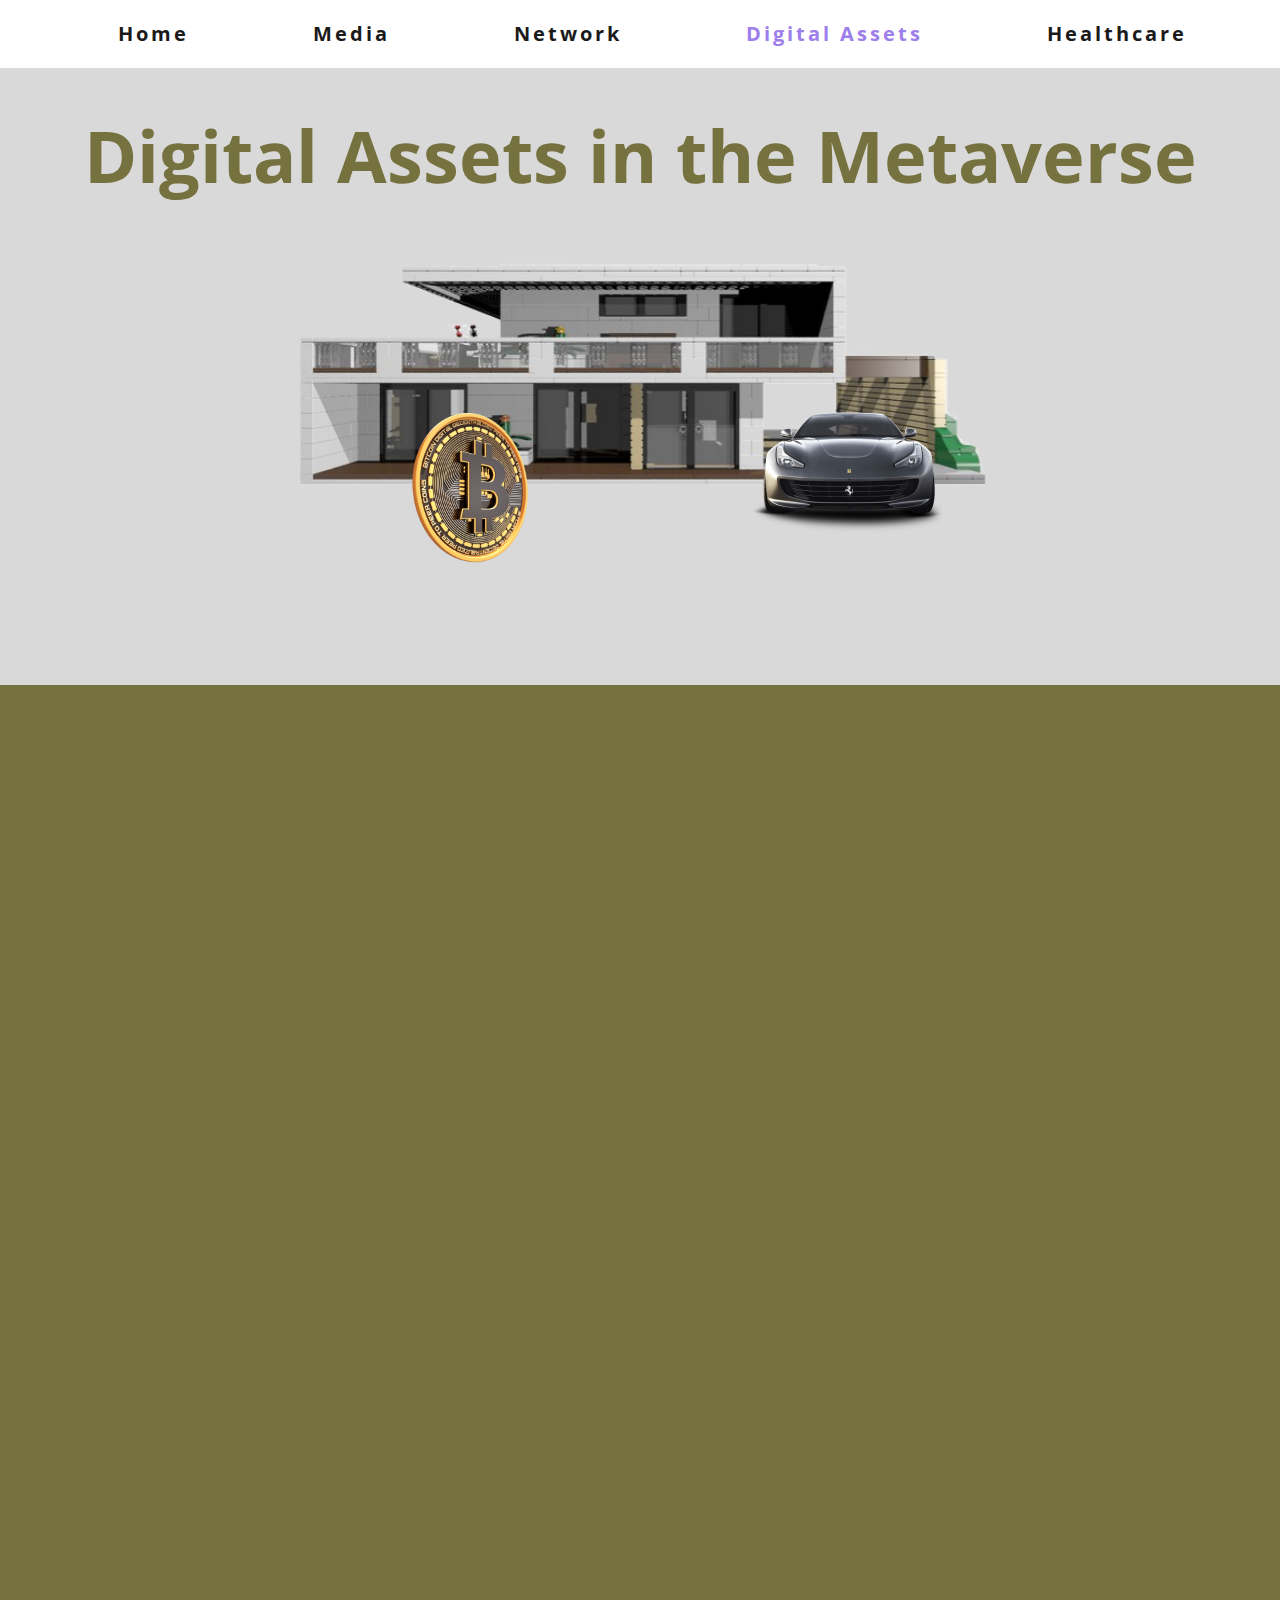
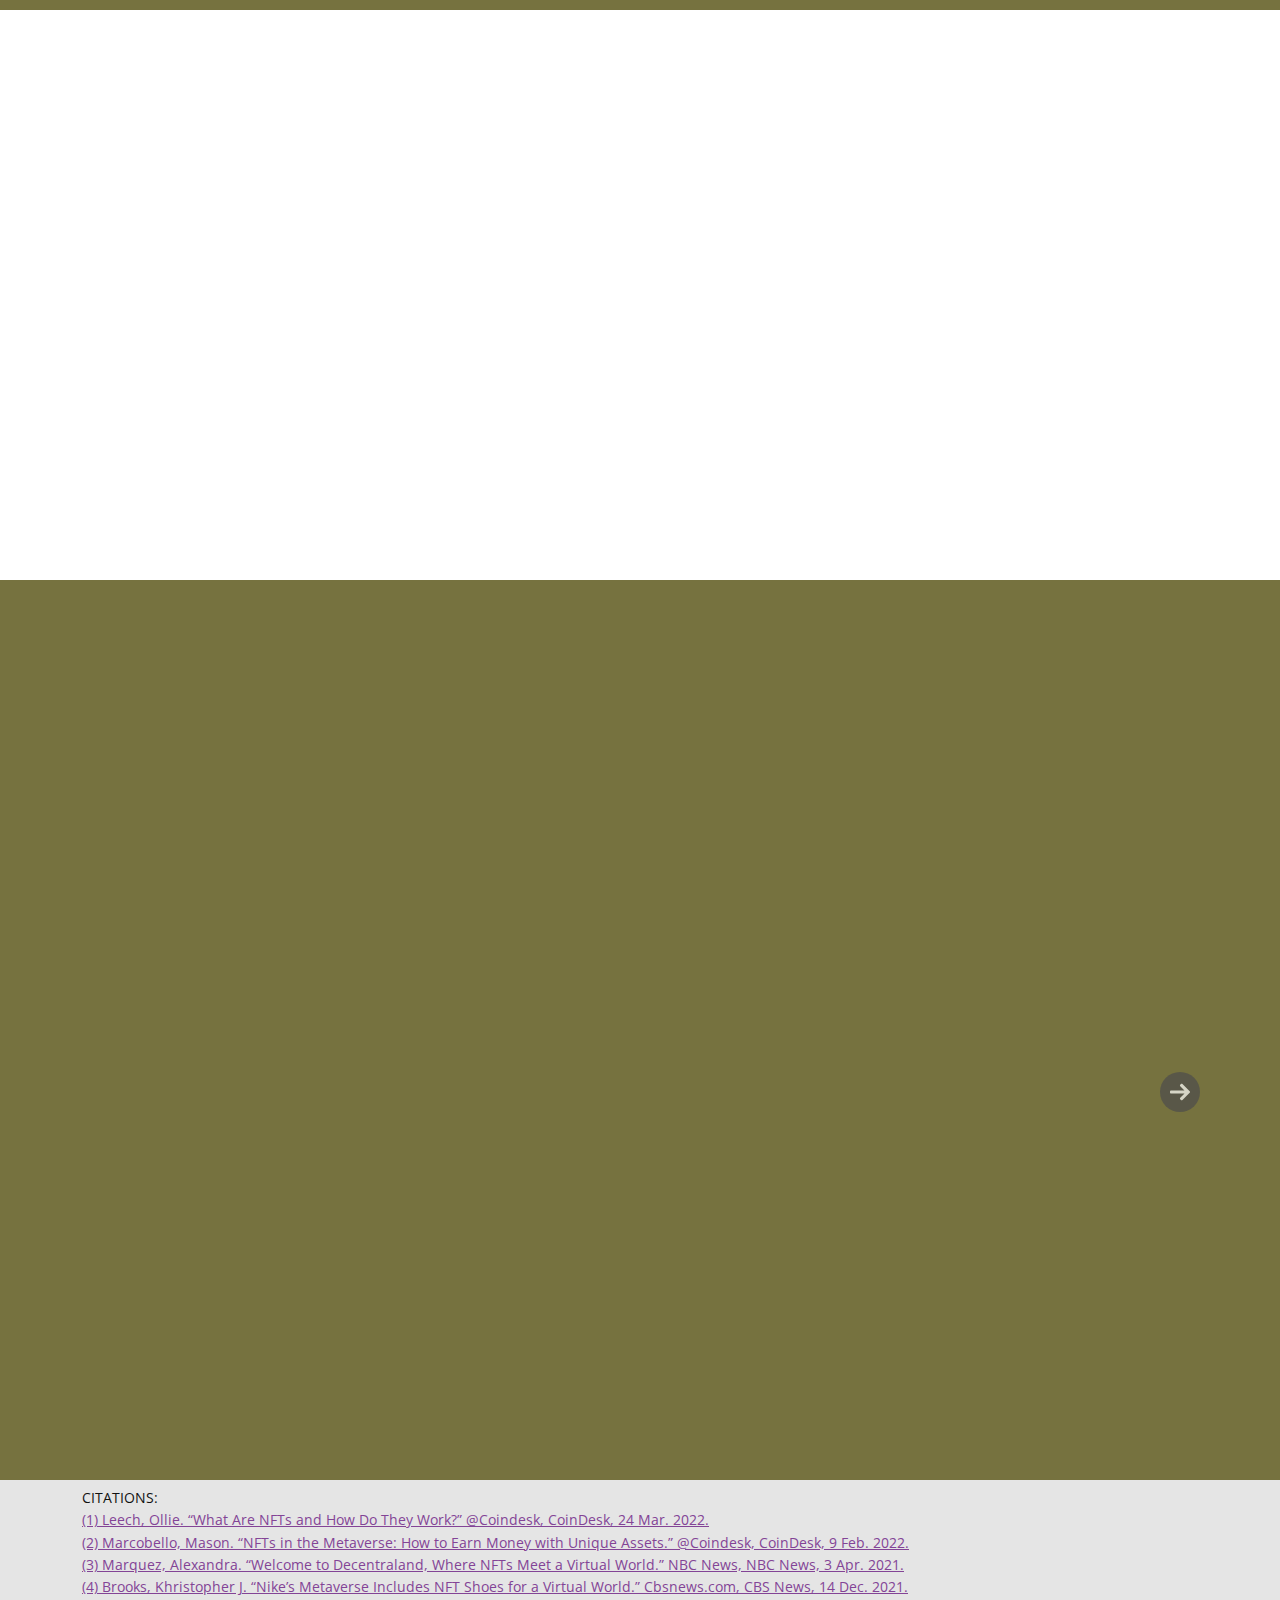
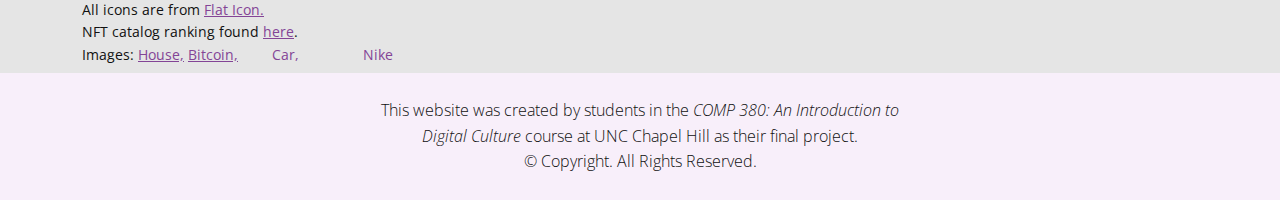
<file: Assets.html>
<!DOCTYPE html>
<html style="font-size: 16px;" lang="en">

<head>
  <meta name="viewport" content="width=device-width, initial-scale=1.0">
  <meta charset="utf-8">
  <meta name="keywords" content="Humans for the Future, Human-robot, Robotic Technologies, Concept Cars, Robots and AI">
  <meta name="description" content="">
  <title>Assets</title>
  <link rel="stylesheet" href="nicepage.css" media="screen">
  <link rel="stylesheet" href="Assets.css" media="screen">
  <script class="u-script" type="text/javascript" src="jquery.js" defer=""></script>
  <script class="u-script" type="text/javascript" src="nicepage.js" defer=""></script>
  <meta name="generator" content="Nicepage 4.21.5, nicepage.com">
  <link id="u-theme-google-font" rel="stylesheet"
    href="https://fonts.googleapis.com/css?family=Open+Sans:300,300i,400,400i,500,500i,600,600i,700,700i,800,800i">




  <script type="application/ld+json">{
		"@context": "http://schema.org",
		"@type": "Organization",
		"name": "380 Final Project"
}</script>
  <meta name="theme-color" content="#834496">
  <meta property="og:title" content="Assets">
  <meta property="og:description" content="">
  <meta property="og:type" content="website">
</head>

<body class="u-body u-overlap u-overlap-contrast u-xl-mode" data-lang="en">
  <header class="u-clearfix u-header u-sticky u-sticky-2ed6 u-white u-header" id="sec-edd5">
    <div class="u-clearfix u-sheet u-sheet-1">
      <nav class="u-align-left u-menu u-menu-dropdown u-nav-spacing-25 u-offcanvas u-menu-1" data-responsive-from="XS"
        data-position="">
        <div class="menu-collapse" style="font-size: 1.25rem; font-weight: 700; letter-spacing: 3px;">
          <a class="u-button-style u-custom-active-border-color u-custom-active-color u-custom-border u-custom-border-color u-custom-border-radius u-custom-borders u-custom-hover-border-color u-custom-hover-color u-custom-left-right-menu-spacing u-custom-padding-bottom u-custom-text-active-color u-custom-text-color u-custom-text-decoration u-custom-text-hover-color u-custom-top-bottom-menu-spacing u-nav-link"
            href="#" style="padding: 2px 0px; font-size: calc(1em + 4px);">
            <svg class="u-svg-link" preserveAspectRatio="xMidYMin slice" viewBox="0 0 302 302" style="undefined">
              <use xmlns:xlink="http://www.w3.org/1999/xlink" xlink:href="#svg-7b92"></use>
            </svg>
            <svg xmlns="http://www.w3.org/2000/svg" xmlns:xlink="http://www.w3.org/1999/xlink" version="1.1"
              id="svg-7b92" x="0px" y="0px" viewBox="0 0 302 302" style="enable-background:new 0 0 302 302;"
              xml:space="preserve" class="u-svg-content">
              <g>
                <rect y="36" width="302" height="30"></rect>
                <rect y="236" width="302" height="30"></rect>
                <rect y="136" width="302" height="30"></rect>
              </g>
              <g></g>
              <g></g>
              <g></g>
              <g></g>
              <g></g>
              <g></g>
              <g></g>
              <g></g>
              <g></g>
              <g></g>
              <g></g>
              <g></g>
              <g></g>
              <g></g>
              <g></g>
            </svg>
          </a>
        </div>
        <div class="u-custom-menu u-nav-container">
          <ul class="u-custom-font u-heading-font u-nav u-spacing-20 u-unstyled u-nav-1">
            <li class="u-nav-item"><a
                class="u-border-active-palette-1-base u-border-hover-palette-1-base u-button-style u-nav-link u-text-active-palette-4-light-1 u-text-grey-90 u-text-hover-palette-2-dark-1"
                href="/Home.html" style="padding: 10px 48px;">Home</a>
            </li>
            <li class="u-nav-item"><a
                class="u-border-active-palette-1-base u-border-hover-palette-1-base u-button-style u-nav-link u-text-active-palette-4-light-1 u-text-grey-90 u-text-hover-palette-2-dark-1"
                href="/Media.html" style="padding: 10px 48px;">Media</a>
            </li>
            <li class="u-nav-item"><a
                class="u-border-active-palette-1-base u-border-hover-palette-1-base u-button-style u-nav-link u-text-active-palette-4-light-1 u-text-grey-90 u-text-hover-palette-2-dark-1"
                href="/Social.html" style="padding: 10px 48px;">Network</a>
              <div class="u-nav-popup">
                <ul class="u-h-spacing-57 u-nav u-unstyled u-v-spacing-16">
                  <li class="u-nav-item"><a class="u-button-style u-nav-link u-white" href="/Gaming.html">Gaming</a>
                  </li>
                </ul>
              </div>
            </li>
            <li class="u-nav-item"><a
                class="u-border-active-palette-1-base u-border-hover-palette-1-base u-button-style u-nav-link u-text-active-palette-4-light-1 u-text-grey-90 u-text-hover-palette-2-dark-1"
                href="/Assets.html" style="padding: 10px 48px;">Digital Assets</a>
              <div class="u-nav-popup">
                <ul class="u-h-spacing-57 u-nav u-unstyled u-v-spacing-16">
                  <li class="u-nav-item"><a class="u-button-style u-nav-link u-white" href="/RealEstate.html">Real
                      Estate</a>
                  </li>
                </ul>
              </div>
            </li>
            <li class="u-nav-item"><a
                class="u-border-active-palette-1-base u-border-hover-palette-1-base u-button-style u-nav-link u-text-active-palette-4-light-1 u-text-grey-90 u-text-hover-palette-2-dark-1"
                href="/Healthcare.html" style="padding: 10px 54px 10px 48px;">Healthcare</a>
              <div class="u-nav-popup">
                <ul class="u-h-spacing-57 u-nav u-unstyled u-v-spacing-16">
                  <li class="u-nav-item"><a class="u-button-style u-nav-link u-white" href="/TechHealth.html">Technology
                      in Healthcare</a>
                  </li>
                </ul>
              </div>
            </li>
          </ul>
        </div>
        <div class="u-custom-menu u-nav-container-collapse">
          <div
            class="u-align-center u-container-style u-inner-container-layout u-opacity u-opacity-95 u-palette-1-light-2 u-sidenav">
            <div class="u-inner-container-layout u-sidenav-overflow">
              <div class="u-menu-close"></div>
              <ul
                class="u-align-center u-custom-font u-heading-font u-nav u-popupmenu-items u-spacing-56 u-text-body-alt-color u-unstyled u-nav-5">
                <li class="u-nav-item"><a class="u-button-style u-nav-link" href="/Home.html">Home</a>
                </li>
                <li class="u-nav-item"><a class="u-button-style u-nav-link" href="/Media.html">Media</a>
                </li>
                <li class="u-nav-item"><a class="u-button-style u-nav-link" href="/Social.html">Network</a>
                  <div class="u-nav-popup">
                    <ul class="u-h-spacing-57 u-nav u-unstyled u-v-spacing-16">
                      <li class="u-nav-item"><a class="u-button-style u-nav-link" href="/Gaming.html">Gaming</a>
                      </li>
                    </ul>
                  </div>
                </li>
                <li class="u-nav-item"><a class="u-button-style u-nav-link" href="/Assets.html">Digital Assets</a>
                  <div class="u-nav-popup">
                    <ul class="u-h-spacing-57 u-nav u-unstyled u-v-spacing-16">
                      <li class="u-nav-item"><a class="u-button-style u-nav-link">Real Estate</a>
                      </li>
                    </ul>
                  </div>
                </li>
                <li class="u-nav-item"><a class="u-button-style u-nav-link" href="/Healthcare.html">Healthcare</a>
                  <div class="u-nav-popup">
                    <ul class="u-h-spacing-57 u-nav u-unstyled u-v-spacing-16">
                      <li class="u-nav-item"><a class="u-button-style u-nav-link">Technology in Healthcare</a>
                      </li>
                    </ul>
                  </div>
                </li>
              </ul>
            </div>
          </div>
          <div class="u-menu-overlay u-opacity u-opacity-30 u-white"></div>
        </div>
      </nav>
    </div>
  </header>

  <section class="u-clearfix u-grey-15 u-section-1" id="sec-da1d">
    <div class="u-clearfix u-sheet u-sheet-1">
      <img class="u-image u-image-contain u-image-default u-preserve-proportions u-image-1" src="/images/house1.png"
        alt="" data-image-width="660" data-image-height="371" data-animation-name="customAnimationIn"
        data-animation-duration="2000" data-animation-delay="250">
      <img class="u-image u-image-contain u-image-default u-preserve-proportions u-image-2" src="/images/car1.png"
        alt="" data-image-width="400" data-image-height="400" data-animation-name="customAnimationIn"
        data-animation-duration="2000" data-animation-delay="500">
      <img class="u-image u-image-contain u-image-default u-preserve-proportions u-image-3" src="/images/cryptto.png"
        alt="" data-image-width="1920" data-image-height="1920" data-animation-name="customAnimationIn"
        data-animation-duration="2000" data-animation-direction="X" data-animation-delay="500">
      <h1 class="u-align-center u-text u-text-palette-5-dark-2 u-text-1" data-animation-name="customAnimationIn"
        data-animation-duration="1250">Digital Assets in the Metaverse</h1>
      <h2 class="u-align-center u-subtitle u-text u-text-palette-5-dark-2 u-text-2"
        data-animation-name="customAnimationIn" data-animation-duration="2000" data-animation-delay="2500">What's in
        your wallet?<br>
      </h2>
    </div>
  </section>
  <section class="u-align-center u-clearfix u-palette-5-dark-2 u-section-2" id="sec-1c3b">
    <div class="u-clearfix u-sheet u-sheet-1">
      <p class="u-align-justify u-custom-font u-heading-font u-text u-text-body-alt-color u-text-1"
        data-animation-name="customAnimationIn" data-animation-duration="1000">
        <span style="font-weight: 700;">What are NFTs? </span>
        <br> Non-Fungible tokens (NFTs) are a type of crypto asset that allows holders to prove their ownership of real
        or digital items. Additionally, NFTs are secure because all NFT data is stored on the blockchain via smart
        contracts meaning each token cannot be destroyed, removed, or replicated. Some examples of intangible NFTs are
        digital artwork, virtual real estate, and sneakers.<br>
        <br>The ability to verify NFT ownership and authenticity underpins the NFTs marketplace. Specifically, whenever
        an NFT is transferred or created, the action is permanently recorded on the blockchain and timestamped.
        Therefore, it is possible to trace any single NFT right back to its genesis. This ability to trace ownership
        means investors considering buying an NFT can easily tell if what they are buying is a genuine original rather
        than a copy. Think about in the real world how an investor would not pay the same amount of money for an
        original Van Gogh Painting versus a copy sold at Michaels.
        <span class="u-file-icon u-icon u-icon-5" data-href="/Assets.html#sec-f65f"
          data-animation-name="customAnimationIn" data-animation-duration="1000" data-animation-delay="1000"><img
            src="/images/8185860.png" alt=""></span>
        <br>
        <br>
      </p>
      <p class="u-align-justify u-custom-font u-heading-font u-text u-text-body-alt-color u-text-2"
        data-animation-name="customAnimationIn" data-animation-duration="1000" data-animation-delay="1000">
        <span style="font-weight: 700;">NFTs in the Metaverse:</span>
        <br> In the metaverse, NFTs have become foundational to its internal infrastructure and economy. For example, in
        Decentraland, one virtual world, almost everything "from its virtual plots of land to the art on the walls of
        the virtual galleries" is an NFT.
        <span class="u-file-icon u-icon u-icon-5" data-href="/Assets.html#sec-f65f"
          data-animation-name="customAnimationIn" data-animation-duration="1000" data-animation-delay="1000"><img
            src="/images/8185958.png" alt=""></span>
        <br>In order to purchase NFTs, users must use cryptocurrency to purchase NTF virtual land plots, event passes,
        avatars and their wearables, and other digital items. The ownership of these NFTs gives users a say in how the
        virtual world operates, especially the real estate developers.
        <span class="u-file-icon u-icon u-icon-5" data-href="/Assets.html#sec-f65f"
          data-animation-name="customAnimationIn" data-animation-duration="1000" data-animation-delay="1000"><img
            src="/images/8204029.png" alt=""></span>
        <br>
      </p>
      <img class="u-image u-image-contain u-image-default u-preserve-proportions u-image-1" src="/images/nft1.png"
        alt="" data-image-width="1280" data-image-height="1280" data-animation-name="customAnimationIn"
        data-animation-duration="1000" data-animation-delay="1500">
    </div>
  </section>
  
  <section class="u-clearfix u-white u-section-3" id="sec-2bb4">
    <div class="u-clearfix u-sheet u-sheet-1">
      <div class="u-container-style u-group u-group-1">
        <div class="u-container-layout u-container-layout-1">
          <h5 class="u-text u-text-grey-50 u-text-1" data-animation-name="customAnimationIn"
            data-animation-duration="1000" data-animation-delay="250">Spotlight</h5>
          <h2 class="u-text u-text-palette-5-dark-2 u-text-2" data-animation-name="customAnimationIn"
            data-animation-duration="2250" data-animation-delay="750">Nike&nbsp;</h2>
          <p class="u-text u-text-palette-5-dark-2 u-text-3" data-animation-name="customAnimationIn"
            data-animation-duration="1500" data-animation-delay="1000">Last year Nike launched an online game zone on
            Roblox called Nikeland where fans can create an avatar of themselves and play sports in a virtual space. In
            this virtual world, the retailer sells virtual sneakers that people can use to outfit their online avatars.
            The CEO of Nike, John Donahoe, called the purchase another step "to serve athletes and creators at the
            intersection of sport, creativity, gaming and culture.”
            <span class="u-file-icon u-icon u-icon-5" data-href="/Assets.html#sec-f65f"
            data-animation-name="customAnimationIn" data-animation-duration="1000" data-animation-delay="1000"><img
              src="images/8185783.png" alt=""></span>
          </p>
        </div>
      </div>
      <img class="u-image u-image-default u-image-1" src="/images/nike.png" alt="" data-image-width="980"
        data-image-height="559" data-animation-name="customAnimationIn" data-animation-duration="2000">
    </div>
  </section>
  <section class="u-align-center u-clearfix u-palette-5-dark-2 u-section-4" id="sec-befe">
    <div class="u-clearfix u-sheet u-sheet-1">
      <div class="u-container-style u-expanded-width u-group u-group-1">
        <div class="u-container-layout u-container-layout-1">
          <h5 class="u-text u-text-grey-25 u-text-1" data-animation-name="customAnimationIn"
            data-animation-duration="1000" data-animation-delay="250">Technology News </h5>
          <h2 class="u-text u-text-grey-10 u-text-2" data-animation-name="customAnimationIn"
            data-animation-duration="2250" data-animation-delay="750">NFT Catalog</h2>
          <p class="u-text u-text-3" data-animation-name="customAnimationIn" data-animation-duration="1500"
            data-animation-delay="1000">Scroll through the most expensive NFTs celebrities have bought in the past few
            months. Click on the images to learn more about a specific NFT and it's current market price:</p>
        </div>
      </div>
      <div class="u-expanded-width u-layout-horizontal u-list u-list-1">
        <div class="u-repeater u-repeater-1">
          <div class="u-align-left u-container-style u-grey-5 u-list-item u-repeater-item u-list-item-1"
            data-animation-name="customAnimationIn" data-animation-duration="1000" data-animation-direction=""
            data-animation-delay="2500">
            <div class="u-container-layout u-similar-container u-valign-bottom u-container-layout-2">
              <img class="u-expanded-width u-image u-image-default u-image-1" alt="" data-image-width="1000"
                data-image-height="1000" src="/images/snoop.gif"
                data-href="https://opensea.io/assets/ethereum/0x41a322b28d0ff354040e2cbc676f0320d8c8850d/1154"
                data-target="_blank">
              <h4 class="u-align-right u-text u-text-4"> Right-click and Save As guy<br>
                <br>
              </h4>
              <p class="u-text u-text-grey-50 u-text-5"> Owner: Snoop Dogg<br>Collection:
                XCOPY<br>Price:&nbsp;$7,088,229 (1,600 ETH)
              </p>
            </div>
          </div>
          <div class="u-align-left u-container-style u-grey-5 u-list-item u-repeater-item u-list-item-2"
            data-animation-name="customAnimationIn" data-animation-duration="1000" data-animation-direction=""
            data-animation-delay="2500">
            <div class="u-container-layout u-similar-container u-valign-bottom u-container-layout-3">
              <img class="u-expanded-width u-image u-image-default u-image-2" alt="" data-image-width="336"
                data-image-height="336" src="/images/cryptopunk1.png"
                data-href="https://opensea.io/assets/ethereum/0xb47e3cd837ddf8e4c57f05d70ab865de6e193bbb/2140"
                data-target="_blank">
              <h4 class="u-align-right u-text u-text-6"> CryptoPunk #2140<br>
                <br>
              </h4>
              <p class="u-text u-text-grey-50 u-text-7">Ow<span style="font-weight: 700;"></span>ner: Gary
                Vee<br>Collection: CryptoPunk<br>Price:&nbsp;$3,953,216 (1,600 ETH)
              </p>
            </div>
          </div>
          <div class="u-align-left u-container-style u-grey-5 u-list-item u-repeater-item u-list-item-3"
            data-animation-name="customAnimationIn" data-animation-duration="1000" data-animation-direction=""
            data-animation-delay="2500">
            <div class="u-container-layout u-similar-container u-valign-bottom u-container-layout-4">
              <img class="u-expanded-width u-image u-image-default u-image-3" alt="" data-image-width="631"
                data-image-height="631" src="/images/bayc3001.png"
                data-href="https://opensea.io/assets/ethereum/0xbc4ca0eda7647a8ab7c2061c2e118a18a936f13d/3001"
                data-target="_blank">
              <h4 class="u-align-right u-text u-text-8"> BAYC #3001<br>
                <br>
              </h4>
              <p class="u-text u-text-grey-50 u-text-9"> Owner: Justin Beiber<br>Collection: Bored Ape Yacht
                Club<br>Price:&nbsp;$1,301,550 (500 ETH)
              </p>
            </div>
          </div>
          <div class="u-align-left u-container-style u-grey-5 u-list-item u-repeater-item u-list-item-4"
            data-animation-name="customAnimationIn" data-animation-duration="1000" data-animation-direction=""
            data-animation-delay="2500">
            <div class="u-container-layout u-similar-container u-valign-bottom u-container-layout-5">
              <img class="u-expanded-width u-image u-image-default u-image-4" alt="" data-image-width="1000"
                data-image-height="1000" src="/images/doodle.png"
                data-href="https://opensea.io/assets/ethereum/0x8a90cab2b38dba80c64b7734e58ee1db38b8992e/2238"
                data-target="_blank">
              <h4 class="u-align-right u-text u-text-10"> Doodle #2238<br>
                <br>
              </h4>
              <p class="u-text u-text-grey-50 u-text-11"> Owner: Steve Aoki<br>Collection: Doodle<br>Price: $862,056
                (269.69 ETH)
              </p>
            </div>
          </div>
          <div class="u-align-left u-container-style u-grey-5 u-list-item u-repeater-item u-list-item-5"
            data-animation-name="customAnimationIn" data-animation-duration="1000" data-animation-direction=""
            data-animation-delay="2500">
            <div class="u-container-layout u-similar-container u-valign-bottom u-container-layout-6">
              <img class="u-expanded-width u-image u-image-default u-image-5" alt="" data-image-width="1000"
                data-image-height="1000" src="/images/k4m.png"
                data-href="https://opensea.io/assets/ethereum/0x3bf2922f4520a8ba0c2efc3d2a1539678dad5e9d/717"
                data-target="_blank">
              <h4 class="u-align-right u-text u-text-12"> K4M-1 #03<br>
                <br>
              </h4>
              <p class="u-text u-text-grey-50 u-text-13"> Owner: Logan Paul<br>Collection: 0N1
                Force<br>Price:&nbsp;$624,669 (188 ETH)
              </p>
            </div>
          </div>
          <div class="u-align-left u-container-style u-grey-5 u-list-item u-repeater-item u-list-item-6"
            data-animation-name="customAnimationIn" data-animation-duration="1000" data-animation-direction=""
            data-animation-delay="2500">
            <div class="u-container-layout u-similar-container u-valign-bottom u-container-layout-7">
              <img class="u-expanded-width u-image u-image-default u-image-6" alt="" data-image-width="631"
                data-image-height="631" src="/images/bayc52.png"
                data-href="https://opensea.io/assets/ethereum/0xbc4ca0eda7647a8ab7c2061c2e118a18a936f13d/5269"
                data-target="_blank">
              <h4 class="u-align-right u-text u-text-14">BAYC&nbsp;#5269<br>
                <br>
              </h4>
              <p class="u-text u-text-grey-50 u-text-15"> Owner: Neymar Jr.<br>Collection: Bored Ape Yacht
                Club<br>Price: $569,531 (186.69 ETH)
              </p>
            </div>
          </div>
          <div class="u-align-left u-container-style u-grey-5 u-list-item u-repeater-item u-list-item-7"
            data-animation-name="customAnimationIn" data-animation-duration="1000" data-animation-direction=""
            data-animation-delay="2500">
            <div class="u-container-layout u-similar-container u-valign-bottom u-container-layout-8">
              <img class="u-expanded-width u-image u-image-default u-image-7" alt="" data-image-width="336"
                data-image-height="336" src="/images/crypunk.png"
                data-href="https://opensea.io/assets/ethereum/0xb47e3cd837ddf8e4c57f05d70ab865de6e193bbb/8274"
                data-target="_blank">
              <h4 class="u-align-right u-text u-text-16"> CryptoPunk #8274<br>
                <br>
              </h4>
              <p class="u-text u-text-grey-50 u-text-17"> Owner: Marshmello<br>Collection:
                CryptoPunk<br>Price:&nbsp;<span style="font-weight: 700;"></span>$504,069 (130 ETH)
              </p>
            </div>
          </div>
          <div class="u-align-left u-container-style u-grey-5 u-list-item u-repeater-item u-list-item-8"
            data-animation-name="customAnimationIn" data-animation-duration="1000" data-animation-direction=""
            data-animation-delay="2500">
            <div class="u-container-layout u-similar-container u-valign-bottom u-container-layout-9">
              <img class="u-expanded-width u-image u-image-default u-image-8" alt="" data-image-width="631"
                data-image-height="631" src="/images/bayc49.png"
                data-href="https://opensea.io/assets/ethereum/0xbc4ca0eda7647a8ab7c2061c2e118a18a936f13d/4988"
                data-target="_blank">
              <h4 class="u-align-right u-text u-text-18">BAYC&nbsp;#4988<br>
                <br>
              </h4>
              <p class="u-text u-text-grey-50 u-text-19"> Owner: Madonna<br>Collection: Bored Ape Yacht
                Club<br>Price:&nbsp;$466,461 (180 ETH)
              </p>
            </div>
          </div>
          <div class="u-align-left u-container-style u-grey-5 u-list-item u-repeater-item u-list-item-9"
            data-animation-name="customAnimationIn" data-animation-duration="1000" data-animation-direction=""
            data-animation-delay="2500">
            <div class="u-container-layout u-similar-container u-valign-bottom u-container-layout-10">
              <img class="u-expanded-width u-image u-image-default u-image-9" alt="" data-image-width="631"
                data-image-height="631" src="/images/bayc90.png"
                data-href="https://opensea.io/assets/ethereum/0xbc4ca0eda7647a8ab7c2061c2e118a18a936f13d/9055"
                data-target="_blank">
              <h4 class="u-align-right u-text u-text-20">BAYC&nbsp;#​9055<br>
                <br>
              </h4>
              <p class="u-text u-text-grey-50 u-text-21"> Owner: Eminem<br>Collection: Bored Ape Yacht
                Club<br>Price:&nbsp;$453,776 (123.45 ETH)
              </p>
            </div>
          </div>
          <div class="u-align-left u-container-style u-grey-5 u-list-item u-repeater-item u-list-item-10"
            data-animation-name="customAnimationIn" data-animation-duration="1000" data-animation-direction=""
            data-animation-delay="2500">
            <div class="u-container-layout u-similar-container u-valign-bottom u-container-layout-11">
              <img class="u-expanded-width u-image u-image-default u-image-10" alt="" data-image-width="631"
                data-image-height="631" src="/images/bayc36.png"
                data-href="https://opensea.io/assets/ethereum/0xbc4ca0eda7647a8ab7c2061c2e118a18a936f13d/3667"
                data-target="_blank">
              <h4 class="u-align-right u-text u-text-22">BAYC&nbsp;#3667<br>
                <br>
              </h4>
              <p class="u-text u-text-grey-50 u-text-23"> Owner: Tom Brady<br>Collection: Bored Ape Yacht Club<br>Price:
                $453,062 (133 ETH)
              </p>
            </div>
          </div>
        </div>
        <a class="u-gallery-nav u-gallery-nav-prev u-grey-70 u-icon-circle u-opacity u-opacity-70 u-spacing-10 u-text-white u-gallery-nav-1"
          href="#" role="button">
          <span aria-hidden="true">
            <svg viewBox="0 0 492 492">
              <path d="M464.344,207.418l0.768,0.168H135.888l103.496-103.724c5.068-5.064,7.848-11.924,7.848-19.124
	c0-7.2-2.78-14.012-7.848-19.088L223.28,49.538c-5.064-5.064-11.812-7.864-19.008-7.864c-7.2,0-13.952,2.78-19.016,7.844
	L7.844,226.914C2.76,231.998-0.02,238.77,0,245.974c-0.02,7.244,2.76,14.02,7.844,19.096l177.412,177.412
	c5.064,5.06,11.812,7.844,19.016,7.844c7.196,0,13.944-2.788,19.008-7.844l16.104-16.112c5.068-5.056,7.848-11.808,7.848-19.008
	c0-7.196-2.78-13.592-7.848-18.652L134.72,284.406h329.992c14.828,0,27.288-12.78,27.288-27.6v-22.788
	C492,219.198,479.172,207.418,464.344,207.418z"></path>
            </svg>
          </span>
          <span class="sr-only">
            <svg viewBox="0 0 492 492">
              <path d="M464.344,207.418l0.768,0.168H135.888l103.496-103.724c5.068-5.064,7.848-11.924,7.848-19.124
	c0-7.2-2.78-14.012-7.848-19.088L223.28,49.538c-5.064-5.064-11.812-7.864-19.008-7.864c-7.2,0-13.952,2.78-19.016,7.844
	L7.844,226.914C2.76,231.998-0.02,238.77,0,245.974c-0.02,7.244,2.76,14.02,7.844,19.096l177.412,177.412
	c5.064,5.06,11.812,7.844,19.016,7.844c7.196,0,13.944-2.788,19.008-7.844l16.104-16.112c5.068-5.056,7.848-11.808,7.848-19.008
	c0-7.196-2.78-13.592-7.848-18.652L134.72,284.406h329.992c14.828,0,27.288-12.78,27.288-27.6v-22.788
	C492,219.198,479.172,207.418,464.344,207.418z"></path>
            </svg>
          </span>
        </a>
        <a class="u-gallery-nav u-gallery-nav-next u-grey-70 u-icon-circle u-opacity u-opacity-70 u-spacing-10 u-text-white u-gallery-nav-2"
          href="#" role="button">
          <span aria-hidden="true">
            <svg viewBox="0 0 492.004 492.004">
              <path d="M484.14,226.886L306.46,49.202c-5.072-5.072-11.832-7.856-19.04-7.856c-7.216,0-13.972,2.788-19.044,7.856l-16.132,16.136
	c-5.068,5.064-7.86,11.828-7.86,19.04c0,7.208,2.792,14.2,7.86,19.264L355.9,207.526H26.58C11.732,207.526,0,219.15,0,234.002
	v22.812c0,14.852,11.732,27.648,26.58,27.648h330.496L252.248,388.926c-5.068,5.072-7.86,11.652-7.86,18.864
	c0,7.204,2.792,13.88,7.86,18.948l16.132,16.084c5.072,5.072,11.828,7.836,19.044,7.836c7.208,0,13.968-2.8,19.04-7.872
	l177.68-177.68c5.084-5.088,7.88-11.88,7.86-19.1C492.02,238.762,489.228,231.966,484.14,226.886z"></path>
            </svg>
          </span>
          <span class="sr-only">
            <svg viewBox="0 0 492.004 492.004">
              <path d="M484.14,226.886L306.46,49.202c-5.072-5.072-11.832-7.856-19.04-7.856c-7.216,0-13.972,2.788-19.044,7.856l-16.132,16.136
	c-5.068,5.064-7.86,11.828-7.86,19.04c0,7.208,2.792,14.2,7.86,19.264L355.9,207.526H26.58C11.732,207.526,0,219.15,0,234.002
	v22.812c0,14.852,11.732,27.648,26.58,27.648h330.496L252.248,388.926c-5.068,5.072-7.86,11.652-7.86,18.864
	c0,7.204,2.792,13.88,7.86,18.948l16.132,16.084c5.072,5.072,11.828,7.836,19.044,7.836c7.208,0,13.968-2.8,19.04-7.872
	l177.68-177.68c5.084-5.088,7.88-11.88,7.86-19.1C492.02,238.762,489.228,231.966,484.14,226.886z"></path>
            </svg>
          </span>
        </a>
      </div>
    </div>
  </section>
  <section class="u-clearfix u-grey-10 u-section-5" id="sec-f65f">
    <div class="u-clearfix u-sheet u-valign-middle u-sheet-1">
      <p class="u-small-text u-text u-text-variant u-text-1">
        <span style="font-weight: 400;">CITA​TIONS:</span>
        <br>
        <a href="https://www.coindesk.com/learn/what-are-nfts-and-how-do-they-work/"
          class="u-active-none u-border-none u-btn u-button-link u-button-style u-hover-none u-none u-text-palette-1-base u-btn-2"
          target="_blank">(1)&nbsp;Leech, Ollie. “What Are NFTs and How Do They Work?” @Coindesk, CoinDesk, 24 Mar. 2022.<br>
        </a>
        <a href="https://www.coindesk.com/learn/nfts-in-the-metaverse-how-to-earn-money-with-unique-assets/"
          class="u-active-none u-border-none u-btn u-button-link u-button-style u-hover-none u-none u-text-palette-1-base u-btn-2"
          target="_blank">(2)&nbsp;Marcobello, Mason. “NFTs in the Metaverse: How to Earn Money with Unique Assets.” @Coindesk, CoinDesk, 9 Feb. 2022.<br>
        </a>
        <a href="https://www.nbcnews.com/tech/tech-news/welcome-decentraland-nfts-meet-virtual-world-rcna553"
          class="u-active-none u-border-none u-btn u-button-link u-button-style u-hover-none u-none u-text-palette-1-base u-btn-2"
          target="_blank">(3)&nbsp;Marquez, Alexandra. “Welcome to Decentraland, Where NFTs Meet a Virtual World.” NBC
          News, NBC News, 3 Apr. 2021.<br>
        </a>
        <a href="https://www.cbsnews.com/news/nike-metaverse-rtfkt-nikeland-roblox-nft/"
          class="u-active-none u-border-none u-btn u-button-link u-button-style u-hover-none u-none u-text-palette-1-base u-btn-2"
          target="_blank">(4)&nbsp;Brooks, Khristopher J. “Nike’s Metaverse Includes NFT Shoes for a Virtual World.”
          Cbsnews.com, CBS News, 14 Dec. 2021.<br>
        </a>All icons are from <a href="https://www.flaticon.com/"
          class="u-active-none u-border-none u-btn u-button-link u-button-style u-hover-none u-none u-text-palette-1-base u-btn-3"
          target="_blank">
          <span style="text-decoration: underline !important;">Flat Icon.</span>
        </a>
        <br>NFT catalog ranking found <a
          href="https://www.coindesk.com/web3/2022/10/14/here-are-the-most-expensive-nfts-bought-by-celebs-and-what-theyre-worth-today/#:~:text=1.,or%20%247%2C088%2C229%20at%20the%20time."
          class="u-active-none u-border-none u-btn u-button-link u-button-style u-hover-none u-none u-text-palette-1-base u-btn-4"
          target="_blank">here</a>.<span style="text-decoration: underline !important;"></span>
        <br>Images: <a
          href="https://encrypted-tbn0.gstatic.com/images?q=tbn:ANd9GcQParqtpXcGXK0XnTHjkOHvN2amM0DQur6sFQ&amp;usqp=CAU"
          class="u-active-none u-border-none u-btn u-button-link u-button-style u-hover-none u-none u-text-palette-1-base u-btn-5"
          target="_blank">House,</a> <a
          href="https://static.vecteezy.com/system/resources/previews/011/996/025/original/bitcoin-cryptocurrency-3d-render-png.png"
          class="u-active-none u-border-none u-btn u-button-link u-button-style u-hover-none u-none u-text-palette-1-base u-btn-6"
          target="_blank">Bitcoin,</a> <a href="https://assets.stickpng.com/thumbs/58ee8f023545163ec1942cd9.png"
          class="u-active-none u-border-none u-btn u-button-link u-button-style u-hover-none u-none u-text-palette-1-base u-btn-7"
          target="_blank">Car,</a> <a href="https://bitcoinist.com/wp-content/uploads/2022/08/Nike.png"
          class="u-active-none u-border-none u-btn u-button-link u-button-style u-hover-none u-none u-text-palette-1-base u-btn-8"
          target="_blank">Nike</a>
      </p>
    </div>
  </section>


  <footer class="u-clearfix u-footer u-palette-1-light-3 u-footer" id="sec-f2e8">
    <div class="u-clearfix u-sheet u-valign-middle u-sheet-1">
      <div class="u-align-center u-container-style u-group u-group-1">
        <div class="u-container-layout">
          <p class="u-text u-text-1">This website was created by students in the <span style="font-style: italic;">COMP
              380: An Introduction to Digital Culture<span style="font-style: normal;"> course at UNC Chapel Hill as
                their final project.</span>
            </span>
            <br>© Copyright. All Rights Reserved.
          </p>
        </div>
      </div>
    </div>
  </footer>

</body>

</html>
</file>
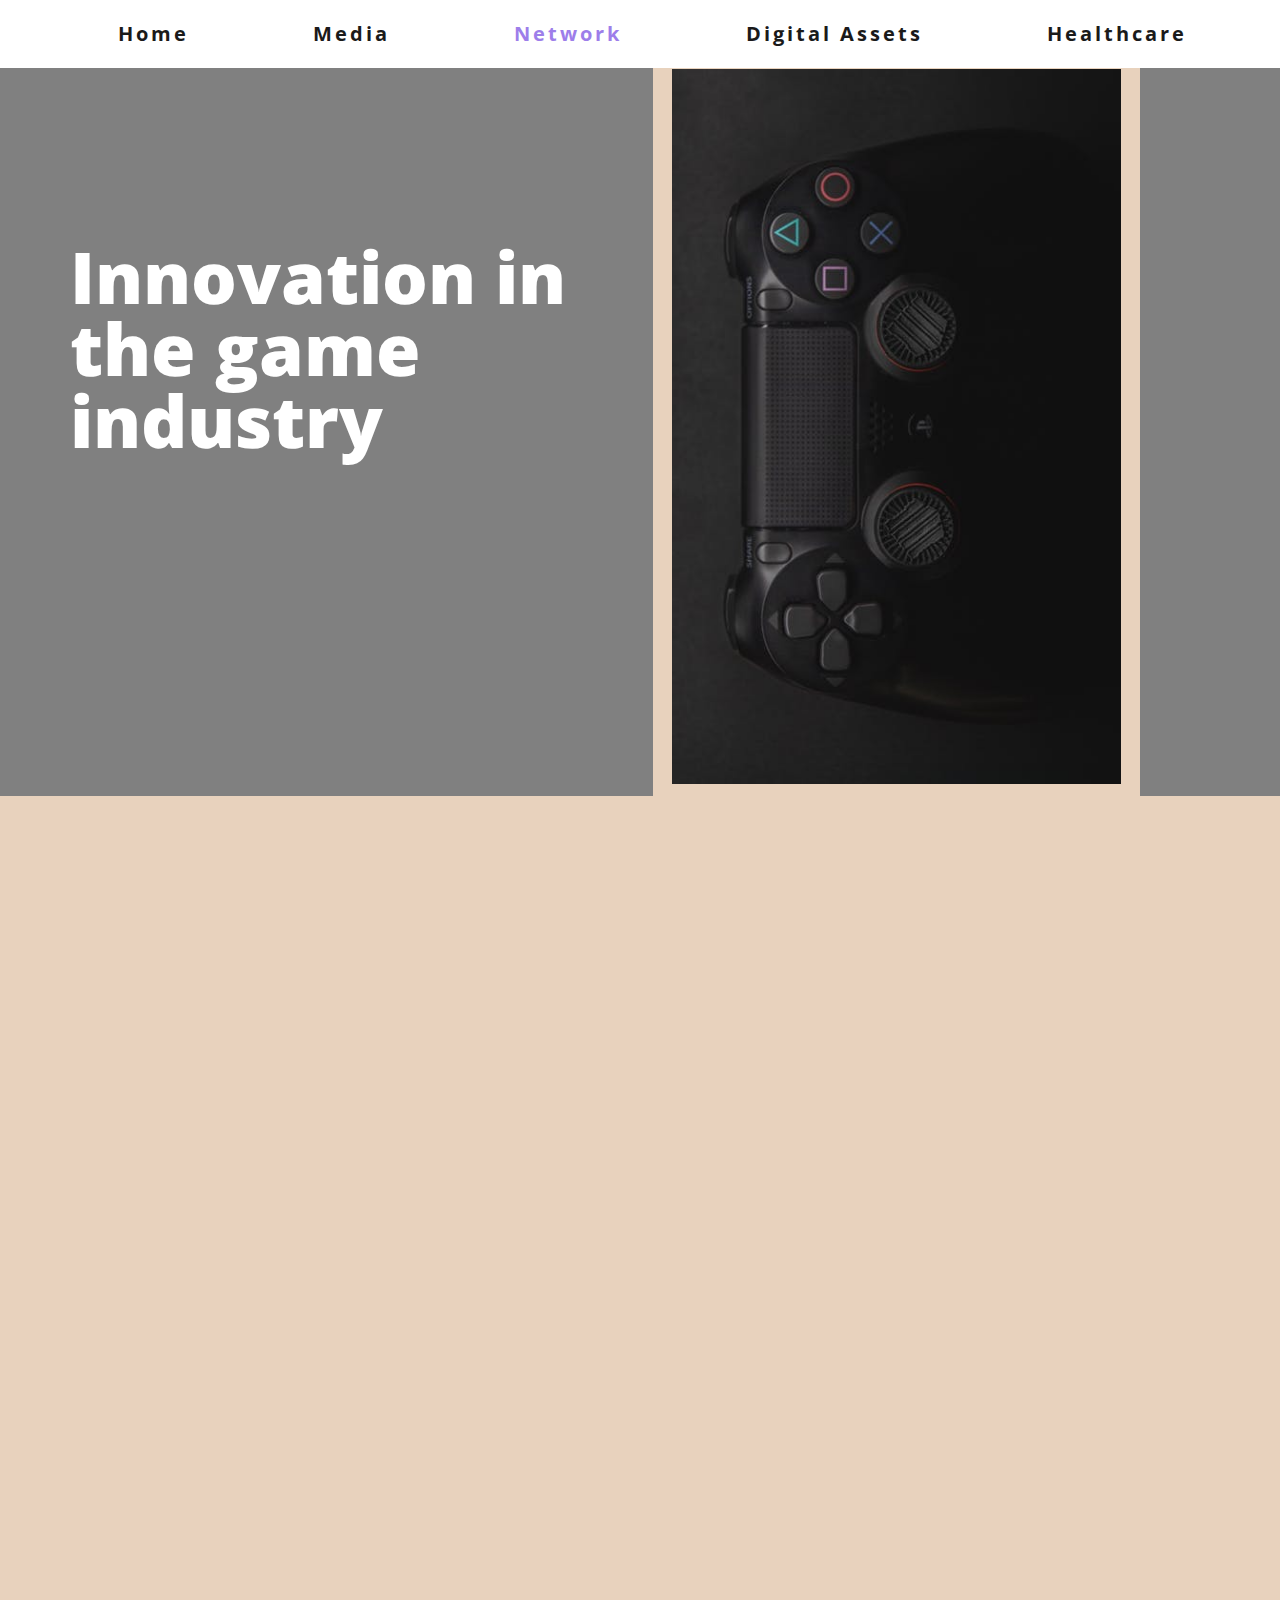
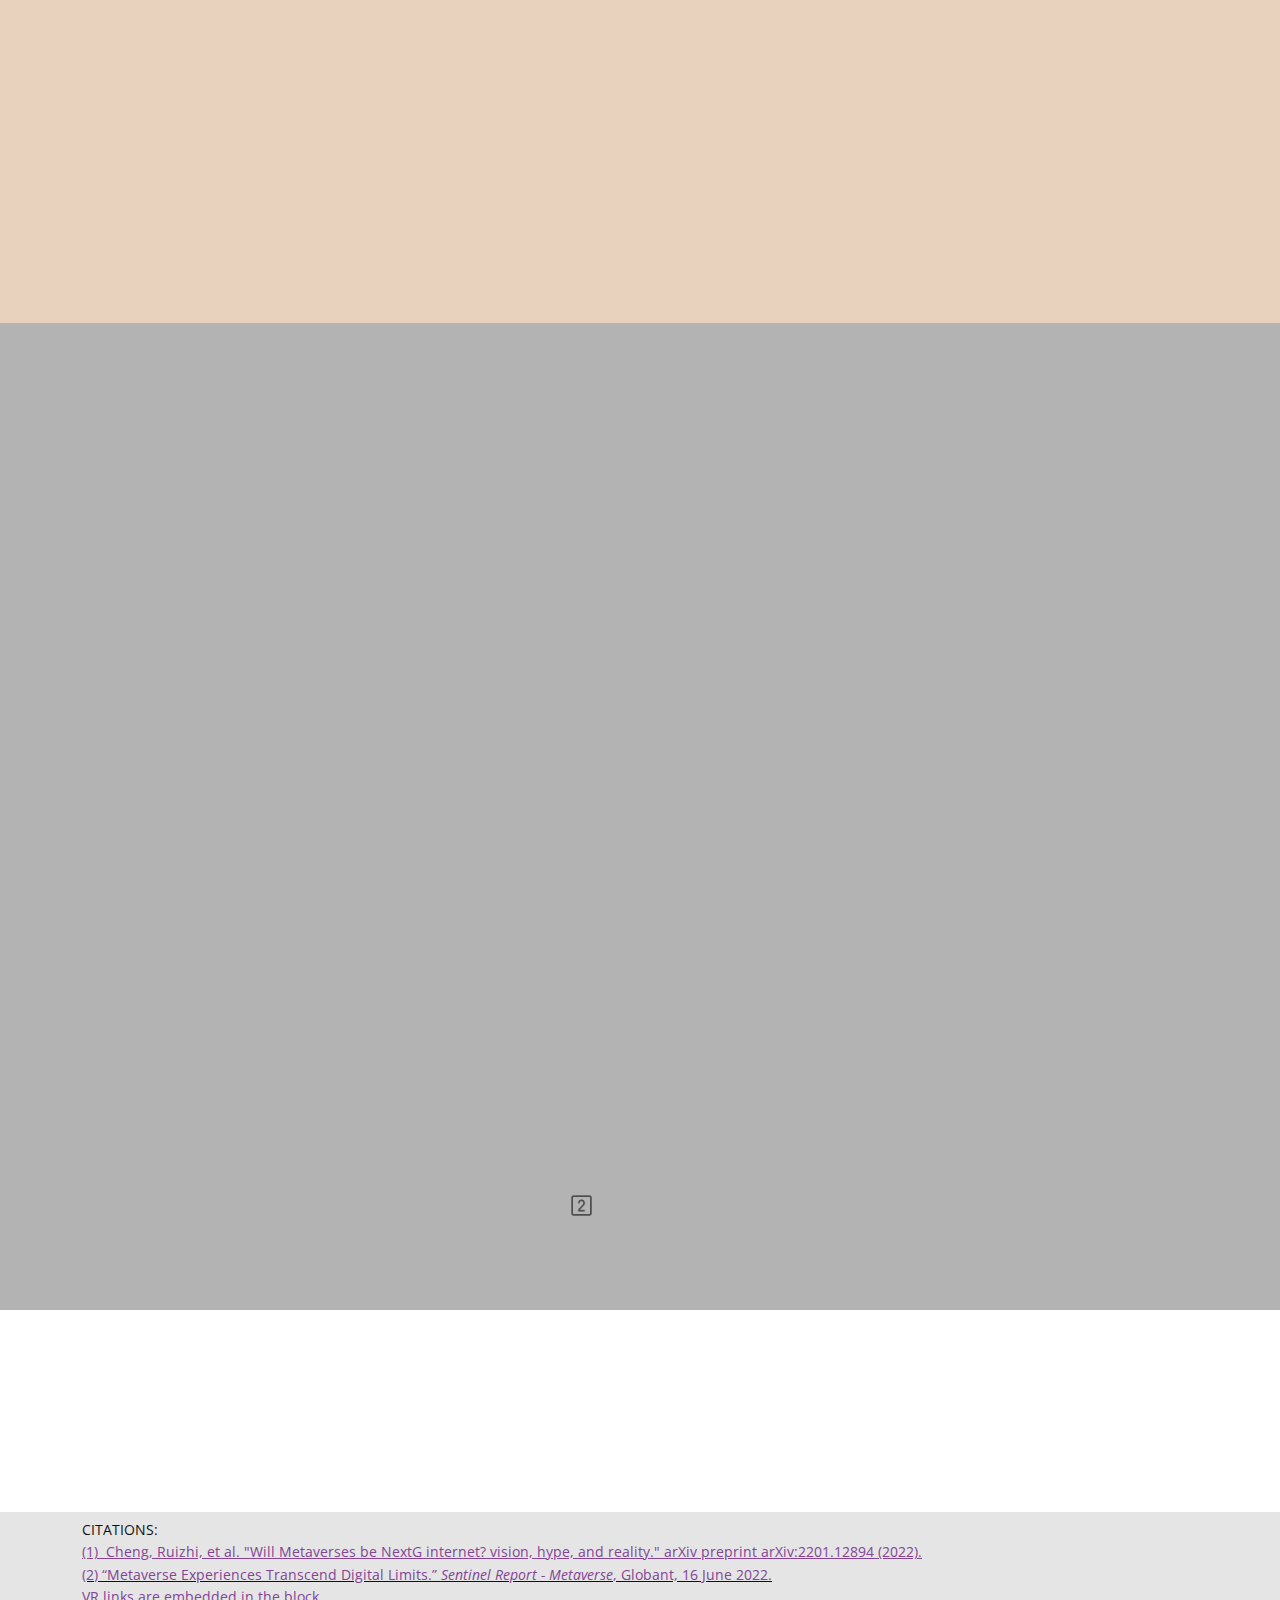
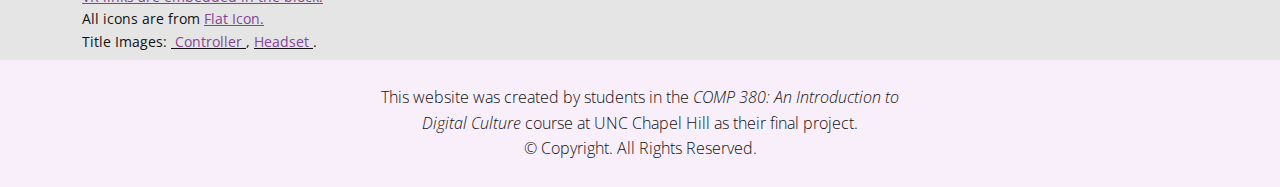
<file: Gaming.html>
<!DOCTYPE html>
<html style="font-size: 16px;" lang="en">

<head>
  <meta name="viewport" content="width=device-width, initial-scale=1.0">
  <meta charset="utf-8">
  <meta name="keywords" content="">
  <meta name="description" content="">
  <title>Gaming</title>
  <link rel="stylesheet" href="nicepage.css" media="screen">
  <link rel="stylesheet" href="Gaming.css" media="screen">
  <script class="u-script" type="text/javascript" src="jquery.js" defer=""></script>
  <script class="u-script" type="text/javascript" src="nicepage.js" defer=""></script>
  <meta name="generator" content="Nicepage 4.21.5, nicepage.com">
  <link id="u-theme-google-font" rel="stylesheet"
    href="https://fonts.googleapis.com/css?family=Open+Sans:300,300i,400,400i,500,500i,600,600i,700,700i,800,800i">







  <script type="application/ld+json">{
		"@context": "http://schema.org",
		"@type": "Organization",
		"name": "380 Final Project"
}</script>
  <meta name="theme-color" content="#834496">
  <meta property="og:title" content="Gaming">
  <meta property="og:description" content="">
  <meta property="og:type" content="website">
</head>

<body class="u-body u-overlap u-overlap-contrast u-xl-mode" data-lang="en">
  <header class="u-clearfix u-header u-sticky u-sticky-2ed6 u-white u-header" id="sec-edd5">
    <div class="u-clearfix u-sheet u-sheet-1">
      <nav class="u-align-left u-menu u-menu-dropdown u-nav-spacing-25 u-offcanvas u-menu-1" data-responsive-from="XS"
        data-position="">
        <div class="menu-collapse" style="font-size: 1.25rem; font-weight: 700; letter-spacing: 3px;">
          <a class="u-button-style u-custom-active-border-color u-custom-active-color u-custom-border u-custom-border-color u-custom-border-radius u-custom-borders u-custom-hover-border-color u-custom-hover-color u-custom-left-right-menu-spacing u-custom-padding-bottom u-custom-text-active-color u-custom-text-color u-custom-text-decoration u-custom-text-hover-color u-custom-top-bottom-menu-spacing u-nav-link"
            href="#" style="padding: 2px 0px; font-size: calc(1em + 4px);">
            <svg class="u-svg-link" preserveAspectRatio="xMidYMin slice" viewBox="0 0 302 302" style="undefined">
              <use xmlns:xlink="http://www.w3.org/1999/xlink" xlink:href="#svg-7b92"></use>
            </svg>
            <svg xmlns="http://www.w3.org/2000/svg" xmlns:xlink="http://www.w3.org/1999/xlink" version="1.1"
              id="svg-7b92" x="0px" y="0px" viewBox="0 0 302 302" style="enable-background:new 0 0 302 302;"
              xml:space="preserve" class="u-svg-content">
              <g>
                <rect y="36" width="302" height="30"></rect>
                <rect y="236" width="302" height="30"></rect>
                <rect y="136" width="302" height="30"></rect>
              </g>
              <g></g>
              <g></g>
              <g></g>
              <g></g>
              <g></g>
              <g></g>
              <g></g>
              <g></g>
              <g></g>
              <g></g>
              <g></g>
              <g></g>
              <g></g>
              <g></g>
              <g></g>
            </svg>
          </a>
        </div>
        <div class="u-custom-menu u-nav-container">
          <ul class="u-custom-font u-heading-font u-nav u-spacing-20 u-unstyled u-nav-1">
            <li class="u-nav-item"><a
                class="u-border-active-palette-1-base u-border-hover-palette-1-base u-button-style u-nav-link u-text-active-palette-4-light-1 u-text-grey-90 u-text-hover-palette-2-dark-1"
                href="/Home.html" style="padding: 10px 48px;">Home</a>
            </li>
            <li class="u-nav-item"><a
                class="u-border-active-palette-1-base u-border-hover-palette-1-base u-button-style u-nav-link u-text-active-palette-4-light-1 u-text-grey-90 u-text-hover-palette-2-dark-1"
                href="/Media.html" style="padding: 10px 48px;">Media</a>
            </li>
            <li class="u-nav-item"><a
                class="u-border-active-palette-1-base u-border-hover-palette-1-base u-button-style u-nav-link u-text-active-palette-4-light-1 u-text-grey-90 u-text-hover-palette-2-dark-1"
                href="/Social.html" style="padding: 10px 48px;">Network</a>
              <div class="u-nav-popup">
                <ul class="u-h-spacing-57 u-nav u-unstyled u-v-spacing-16">
                  <li class="u-nav-item"><a class="u-button-style u-nav-link u-white" href="/Gaming.html">Gaming</a>
                  </li>
                </ul>
              </div>
            </li>
            <li class="u-nav-item"><a
                class="u-border-active-palette-1-base u-border-hover-palette-1-base u-button-style u-nav-link u-text-active-palette-4-light-1 u-text-grey-90 u-text-hover-palette-2-dark-1"
                href="/Assets.html" style="padding: 10px 48px;">Digital Assets</a>
              <div class="u-nav-popup">
                <ul class="u-h-spacing-57 u-nav u-unstyled u-v-spacing-16">
                  <li class="u-nav-item"><a class="u-button-style u-nav-link u-white" href="/RealEstate.html">Real
                      Estate</a>
                  </li>
                </ul>
              </div>
            </li>
            <li class="u-nav-item"><a
                class="u-border-active-palette-1-base u-border-hover-palette-1-base u-button-style u-nav-link u-text-active-palette-4-light-1 u-text-grey-90 u-text-hover-palette-2-dark-1"
                href="/Healthcare.html" style="padding: 10px 54px 10px 48px;">Healthcare</a>
              <div class="u-nav-popup">
                <ul class="u-h-spacing-57 u-nav u-unstyled u-v-spacing-16">
                  <li class="u-nav-item"><a class="u-button-style u-nav-link u-white" href="/TechHealth.html">Technology
                      in Healthcare</a>
                  </li>
                </ul>
              </div>
            </li>
          </ul>
        </div>
        <div class="u-custom-menu u-nav-container-collapse">
          <div
            class="u-align-center u-container-style u-inner-container-layout u-opacity u-opacity-95 u-palette-1-light-2 u-sidenav">
            <div class="u-inner-container-layout u-sidenav-overflow">
              <div class="u-menu-close"></div>
              <ul
                class="u-align-center u-custom-font u-heading-font u-nav u-popupmenu-items u-spacing-56 u-text-body-alt-color u-unstyled u-nav-5">
                <li class="u-nav-item"><a class="u-button-style u-nav-link" href="/Home.html">Home</a>
                </li>
                <li class="u-nav-item"><a class="u-button-style u-nav-link" href="/Media.html">Media</a>
                </li>
                <li class="u-nav-item"><a class="u-button-style u-nav-link" href="/Social.html">Network</a>
                  <div class="u-nav-popup">
                    <ul class="u-h-spacing-57 u-nav u-unstyled u-v-spacing-16">
                      <li class="u-nav-item"><a class="u-button-style u-nav-link" href="/Gaming.html">Gaming</a>
                      </li>
                    </ul>
                  </div>
                </li>
                <li class="u-nav-item"><a class="u-button-style u-nav-link" href="/Assets.html">Digital Assets</a>
                  <div class="u-nav-popup">
                    <ul class="u-h-spacing-57 u-nav u-unstyled u-v-spacing-16">
                      <li class="u-nav-item"><a class="u-button-style u-nav-link">Real Estate</a>
                      </li>
                    </ul>
                  </div>
                </li>
                <li class="u-nav-item"><a class="u-button-style u-nav-link" href="/Healthcare.html">Healthcare</a>
                  <div class="u-nav-popup">
                    <ul class="u-h-spacing-57 u-nav u-unstyled u-v-spacing-16">
                      <li class="u-nav-item"><a class="u-button-style u-nav-link">Technology in Healthcare</a>
                      </li>
                    </ul>
                  </div>
                </li>
              </ul>
            </div>
          </div>
          <div class="u-menu-overlay u-opacity u-opacity-30 u-white"></div>
        </div>
      </nav>
    </div>
  </header>
  <section class="u-align-center u-clearfix u-grey-50 u-section-1" id="carousel_b210">
    <div class="u-clearfix u-sheet u-sheet-1">
      <div class="u-custom-color-5 u-expanded-height u-shape u-shape-rectangle u-shape-1"></div>
      <div class="u-clearfix u-layout-wrap u-layout-wrap-1">
        <div class="u-layout">
          <div class="u-layout-row">
            <div class="u-align-right u-container-style u-image u-layout-cell u-right-cell u-size-60 u-image-1">
              <div class="u-container-layout u-valign-top u-container-layout-1">
                <img class="u-expanded-width u-image u-image-default u-image-2" src="/images/vr1.png" alt=""
                  data-image-width="576" data-image-height="1024" data-animation-name="customAnimationIn"
                  data-animation-duration="2000" data-animation-delay="1000">
              </div>
            </div>
          </div>
        </div>
      </div>
      <h2 class="u-align-left u-text u-text-body-alt-color u-text-1" data-animation-name="pulse"
        data-animation-duration="1500" data-animation-direction="" data-animation-delay="500">Innovation in the game
        industry</h2>
    </div>
  </section>
  <section class="u-clearfix u-custom-color-5 u-section-2" id="carousel_8b14">
    <div class="u-clearfix u-sheet u-sheet-1">
      <h2 class="u-subtitle u-text u-text-default u-text-white u-text-1" data-animation-name="customAnimationIn"
        data-animation-duration="1000"> Many high-tech companies have j<span style="font-weight: 700;"></span>oined the
        Metaverse
        arena. <span style="font-weight: 700;"></span>
      </h2><span class="u-file-icon u-icon u-text-grey-50 u-icon-1" data-href="/Gaming.html#sec-296a"
        data-animation-name="customAnimationIn" data-animation-duration="1000"><img src="/images/8185860-a761f641.png"
          alt=""></span>
      <div class="u-expanded-width u-list u-list-1">
        <div class="u-repeater u-repeater-1">
          <div
            class="u-container-style u-custom-item u-grey-50 u-list-item u-radius-20 u-repeater-item u-shape-round u-list-item-1"
            data-animation-name="customAnimationIn" data-animation-duration="1500" data-animation-direction=""
            data-animation-delay="500">
            <div class="u-container-layout u-similar-container u-container-layout-1">
              <h5 class="u-text u-text-body-alt-color u-text-default u-text-2">Meta</h5>
              <p class="u-text u-text-3">Meta is conceivably the most notable among all that have invested in this
                space. In September 2019, Meta (named Facebook then) announced Facebook Horizon, a VR social platform.
                Meta considers VR as the foundation to build the Metaverse. They rebranded their entire company to echo
                their mission in building the Metaverse.</p>
            </div>
          </div>
          <div
            class="u-container-style u-custom-item u-grey-50 u-list-item u-radius-20 u-repeater-item u-shape-round u-list-item-2"
            data-animation-name="customAnimationIn" data-animation-duration="1500" data-animation-direction="X"
            data-animation-delay="2000">
            <div class="u-container-layout u-similar-container u-container-layout-2">
              <h5 class="u-text u-text-body-alt-color u-text-default u-text-4">nvdia</h5>
              <p class="u-text u-text-5"> Nvidia announced a plan to create the first virtual collaboration and
                simulation platform called Omniverse in August 2021. This platform can be used to connect 3D worlds into
                a shared virtual universe and create digital twins, simulating real-world buildings and factories.</p>
            </div>
          </div>
          <div
            class="u-container-style u-custom-item u-grey-50 u-list-item u-radius-20 u-repeater-item u-shape-round u-list-item-3"
            data-animation-name="customAnimationIn" data-animation-duration="1500" data-animation-delay="3500">
            <div class="u-container-layout u-similar-container u-container-layout-3">
              <h5 class="u-text u-text-body-alt-color u-text-default u-text-6">epic games</h5>
              <p class="u-text u-text-7"> Epic Games, a video game company famous for its Unreal game engine, announced
                a $1 billion investment to build the Metaverse. In its most popular game, Fortnite, which is regarded as
                a prototype of Metaverse, users can create their avatars, buy digital items, and enjoy movies and
                concerts.</p>
            </div>
          </div>
        </div>
      </div>
    </div>
  </section>
  <section class="u-clearfix u-custom-color-5 u-section-3" id="sec-f8c5">
    <div class="u-clearfix u-sheet u-sheet-1">
      <div class="u-clearfix u-custom-html u-custom-html-1" data-animation-name="customAnimationIn"
        data-animation-duration="1500" data-animation-delay="1500">
        <iframe src="https://mixedreality.mozilla.org/hello-webxr/" style="border:0px #ffffff none;" name="myiFrame"
          scrolling="no" frameborder="1" marginheight="0px" marginwidth="0px" height="400px" width="600px"
          allowfullscreen=""></iframe>
      </div>
      <h1 class="u-text u-text-grey-5 u-text-1" data-animation-name="customAnimationIn" data-animation-duration="1000">
        Explore it yourself!</h1>
      <p class="u-large-text u-text u-text-variant u-text-2" data-animation-name="customAnimationIn"
        data-animation-duration="1000" data-animation-delay="1000">Mozilla has developed their own version of an
        immersive mixed reality experience in the form of WebXR.The demo is designed as a playground where you can try
        different experiences and interactions in VR, and introduce newcomers to the VR world and its special language
        in a smooth, easy and nice way.​&nbsp;</p>
      <a href="https://hubs.mozilla.com/XQKWUcY/marvelous-intelligent-conclave"
        class="u-active-none u-border-5 u-border-active-palette-2-dark-1 u-border-hover-black u-border-no-left u-border-no-right u-border-no-top u-border-palette-1-base u-btn u-button-style u-hover-none u-none u-text-hover-white u-text-palette-2-dark-2 u-btn-1"
        target="_blank" data-animation-name="customAnimationIn" data-animation-duration="1000"
        data-animation-delay="1000">Explore another vr experience by mozilla here</a>
    </div>
  </section>
  <section class="u-align-center u-clearfix u-grey-30 u-section-4" id="carousel_5994">
    <div class="u-clearfix u-sheet u-sheet-1">
      <p class="u-align-justify u-custom-font u-heading-font u-text u-text-body-alt-color u-text-1"
        data-animation-name="customAnimationIn" data-animation-duration="1000"> Metaverse gaming is a vast ecosystem
        gaining traction for bringing the vision of realistic experiences to life. The applications of Metaverse
        redefine the future of online interactions, content ownership, and even real trading.<br>
        <br>
        <br>According to recent studies, more than 52% of the gamers in the US believe that the Metaverse can
        revolutionize the gaming industry. As per the latest industry reports, the global metaverse market is expected
        to reach $1,527.55 billion by 2029 from $100.27 billion in 2022. This growth contributes to a surge in the
        adoption of online video gaming based on AR/VR trends and technologies.<br>
        <br>
        <br>
        <span style="font-weight: 700;">What makes Metaverse gaming so different?&nbsp;</span>
        <br>It is known by now that Metaverse gaming can transform various aspects of activities in a virtual
        environment. Mirroring life, Metaverse does not require any special gadgets such as headspace and has the
        potential to touch far more verticals in gaming than AR and VR. Beyond this, Metaverse can provide more
        experiences for gamers including the characteristics listed below.<br>
      </p>
      <img class="u-image u-image-contain u-image-default u-image-1" src="/images/y.png" alt="" data-image-width="681"
        data-image-height="687" data-animation-name="customAnimationIn" data-animation-duration="2000">
      <img class="u-image u-image-contain u-image-default u-image-2" src="/images/z.png" alt="" data-image-width="449"
        data-image-height="777" data-animation-name="customAnimationIn" data-animation-duration="2000"
        data-animation-delay="1000"><span class="u-file-icon u-icon u-text-grey-70 u-icon-1"
        data-href="/Gaming.html#sec-296a"><img src="/images/8204029-13b02afc.png" alt=""></span>
    </div>
  </section>
  <section class="u-align-center u-clearfix u-section-5" id="sec-ea15">
    <div class="u-clearfix u-sheet u-valign-middle u-sheet-1">
      <div class="u-expanded-width u-list u-list-1">
        <div class="u-repeater u-repeater-1">
          <div class="u-align-center u-container-style u-list-item u-repeater-item u-list-item-1"
            data-animation-name="customAnimationIn" data-animation-duration="2000" data-animation-direction=""
            data-animation-delay="0">
            <div class="u-container-layout u-similar-container u-container-layout-1"><span
                class="u-file-icon u-icon u-icon-1"><img src="/images/6239364.png" alt=""></span>
              <h3 class="u-text u-text-1">Social Gaming</h3>
            </div>
          </div>
          <div class="u-align-center u-container-style u-list-item u-repeater-item u-list-item-2"
            data-animation-name="customAnimationIn" data-animation-duration="2000" data-animation-direction=""
            data-animation-delay="0">
            <div class="u-container-layout u-similar-container u-container-layout-2"><span
                class="u-file-icon u-icon u-icon-2"><img src="/images/2418708.png" alt=""></span>
              <h3 class="u-text u-text-2">Play to Earn</h3>
            </div>
          </div>
          <div class="u-align-center u-container-style u-list-item u-repeater-item u-list-item-3"
            data-animation-name="customAnimationIn" data-animation-duration="2000" data-animation-direction=""
            data-animation-delay="0">
            <div class="u-container-layout u-similar-container u-container-layout-3"><span
                class="u-file-icon u-icon u-icon-3"><img src="/images/3646958.png" alt=""></span>
              <h3 class="u-text u-text-3">Flexible Experience</h3>
            </div>
          </div>
          <div class="u-align-center u-container-style u-list-item u-repeater-item u-list-item-4"
            data-animation-name="customAnimationIn" data-animation-duration="2000" data-animation-direction=""
            data-animation-delay="0">
            <div class="u-container-layout u-similar-container u-container-layout-4"><span
                class="u-file-icon u-icon u-icon-4"><img src="/images/6452202.png" alt=""></span>
              <h3 class="u-text u-text-4">Portable Game Assets</h3>
            </div>
          </div>
          <div class="u-align-center u-container-style u-list-item u-repeater-item u-list-item-5"
            data-animation-name="customAnimationIn" data-animation-duration="2000" data-animation-direction=""
            data-animation-delay="0">
            <div class="u-container-layout u-similar-container u-container-layout-5"><span
                class="u-file-icon u-icon u-icon-5"><img src="/images/5261019.png" alt=""></span>
              <h3 class="u-text u-text-5">Mixed reality Experience</h3>
            </div>
          </div>
        </div>
      </div>
    </div>
  </section>
  <section class="u-clearfix u-grey-10 u-section-6" id="sec-296a">
    <div class="u-clearfix u-sheet u-valign-middle u-sheet-1">
      <p class="u-small-text u-text u-text-variant u-text-1">
        <span style="font-weight: 400;">CITA​TIONS:</span>
        <br>
        <span style="font-weight: 700;">
          <a href="/files/WillMetaversebeNextGInternet.pdf"
            class="u-active-none u-border-none u-btn u-button-link u-button-style u-file-link u-hover-none u-none u-text-palette-1-base u-btn-1">
            <span style="font-weight: 400;">(1)&nbsp;</span><b>
              <span style="font-weight: 400;">Cheng, Ruizhi, et al. "Will Metaverses be NextG internet? v<span
                  style="font-weight: 400;">is</span>ion, hype, and reality." arXiv preprint arXiv:2201.12894 (2022).
              </span></b>
          </a>
        </span>
        <span style="text-decoration: underline !important;">
          <br>
          <a href="https://reports.globant.com/en/sentinel-report/metaverse/"
            class="u-active-none u-border-none u-btn u-button-link u-button-style u-hover-none u-none u-text-palette-1-base u-btn-2"
            target="_blank">(2) “Metaverse Experiences Transcend Digital Limits.” <i>Sentinel Report - Metaverse</i>,
            Globant, 16 June 2022.
          </a>
        </span>
        <br>
        <a href="/Gaming.html#sec-f8c5"
          class="u-active-none u-border-none u-btn u-button-link u-button-style u-hover-none u-none u-text-palette-1-base u-btn-3">
          <span style="text-decoration: underline !important;">VR links are embedded in the block.</span>
        </a>
        <br>All icons are from <a href="www.flaticon.com"
          class="u-active-none u-border-none u-btn u-button-link u-button-style u-hover-none u-none u-text-palette-1-base u-btn-4"
          target="_blank">
          <span style="text-decoration: underline !important;">Flat Icon.</span>
        </a>
        <br>Title Images:&nbsp;<span style="text-decoration: underline !important;">
          <a href="https://media.accobrands.com/media/560-560/454588.jpg?width=560px&amp;height=560px"
            class="u-active-none u-border-none u-btn u-button-link u-button-style u-hover-none u-none u-text-palette-1-base u-btn-5"
            target="_blank">Controller</a>
        </span>, <span style="text-decoration: underline !important;">
          <a href="https://www.wired.com/story/meta-quest-pro-vr-headset/"
            class="u-active-none u-border-none u-btn u-button-link u-button-style u-hover-none u-none u-text-palette-1-base u-btn-6"
            target="_blank">Headset</a>
        </span>.&nbsp;
      </p>
    </div>
  </section>


  <footer class="u-clearfix u-footer u-palette-1-light-3 u-footer" id="sec-f2e8">
    <div class="u-clearfix u-sheet u-valign-middle u-sheet-1">
      <div class="u-align-center u-container-style u-group u-group-1">
        <div class="u-container-layout">
          <p class="u-text u-text-1">This website was created by students in the <span style="font-style: italic;">COMP
              380: An Introduction to Digital Culture<span style="font-style: normal;"> course at UNC Chapel Hill as
                their final project.</span>
            </span>
            <br>© Copyright. All Rights Reserved.
          </p>
        </div>
      </div>
    </div>
  </footer>


</body>

</html>
</file>
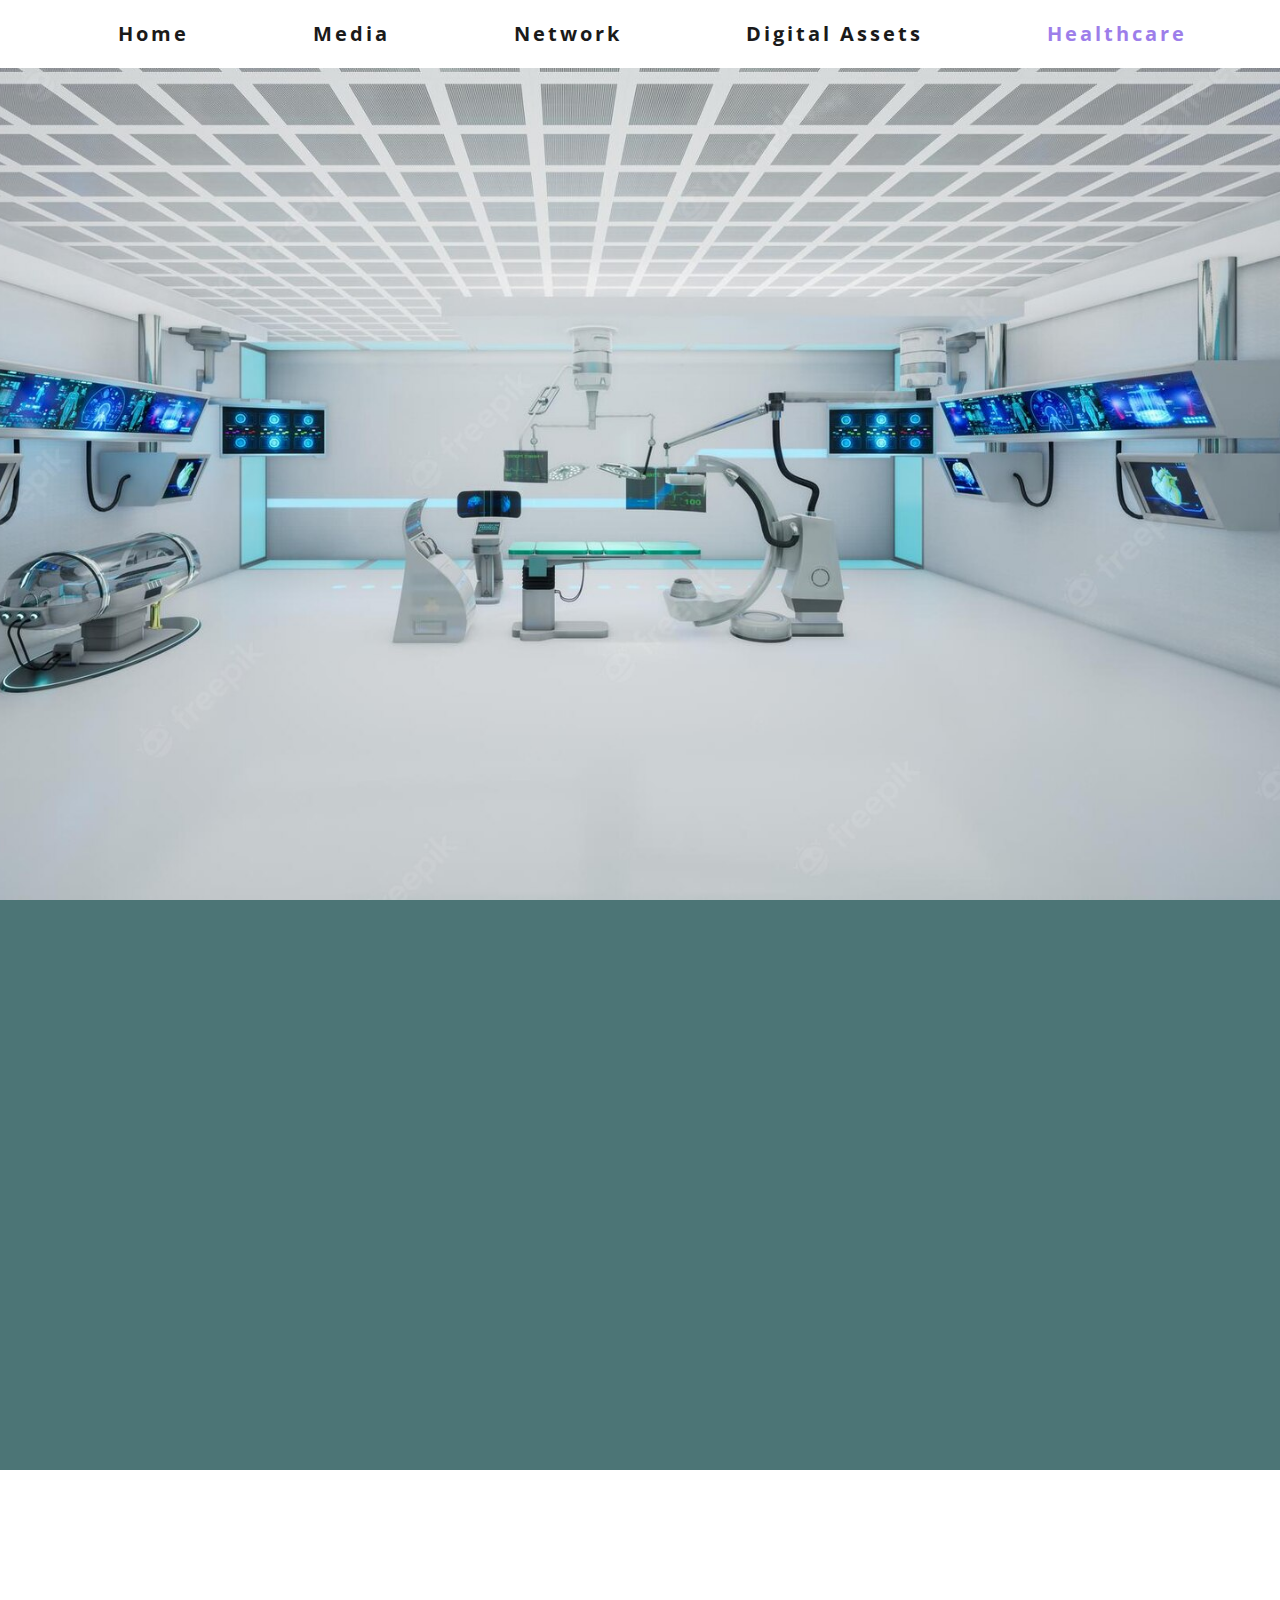
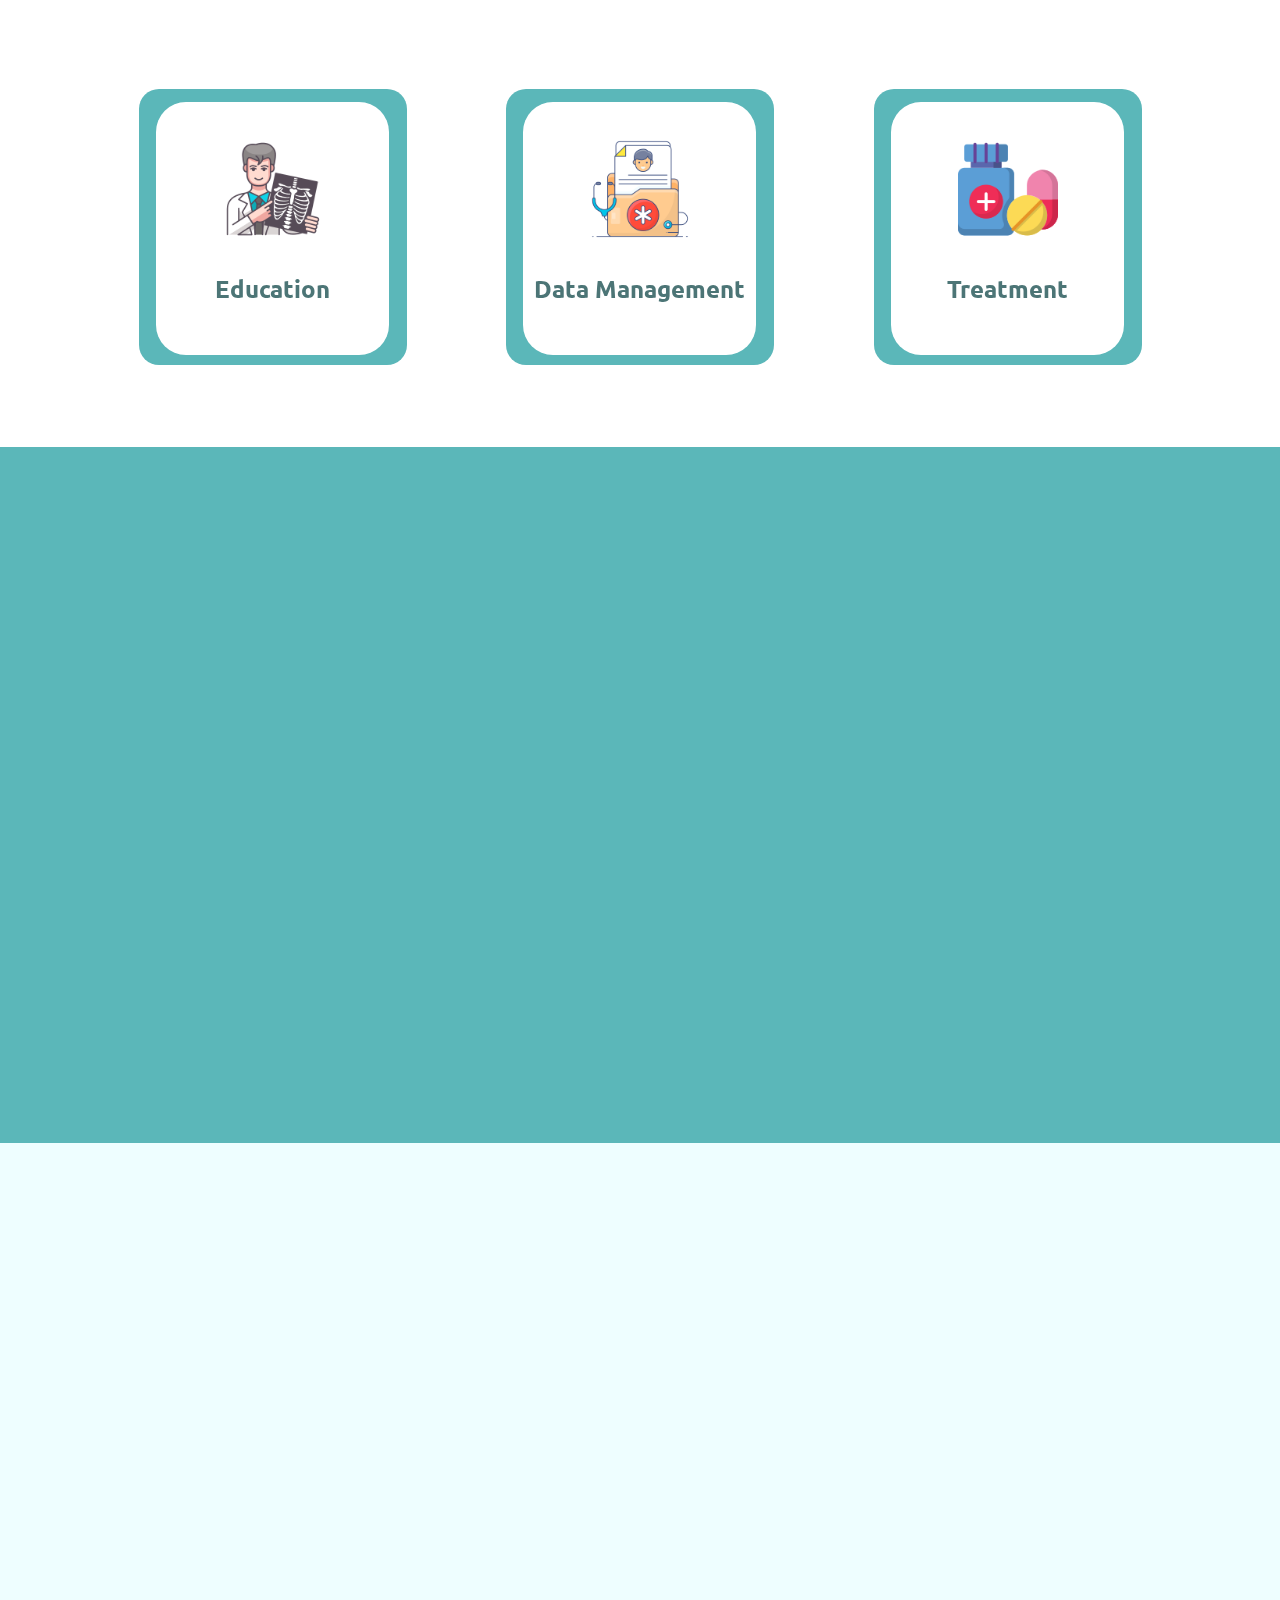
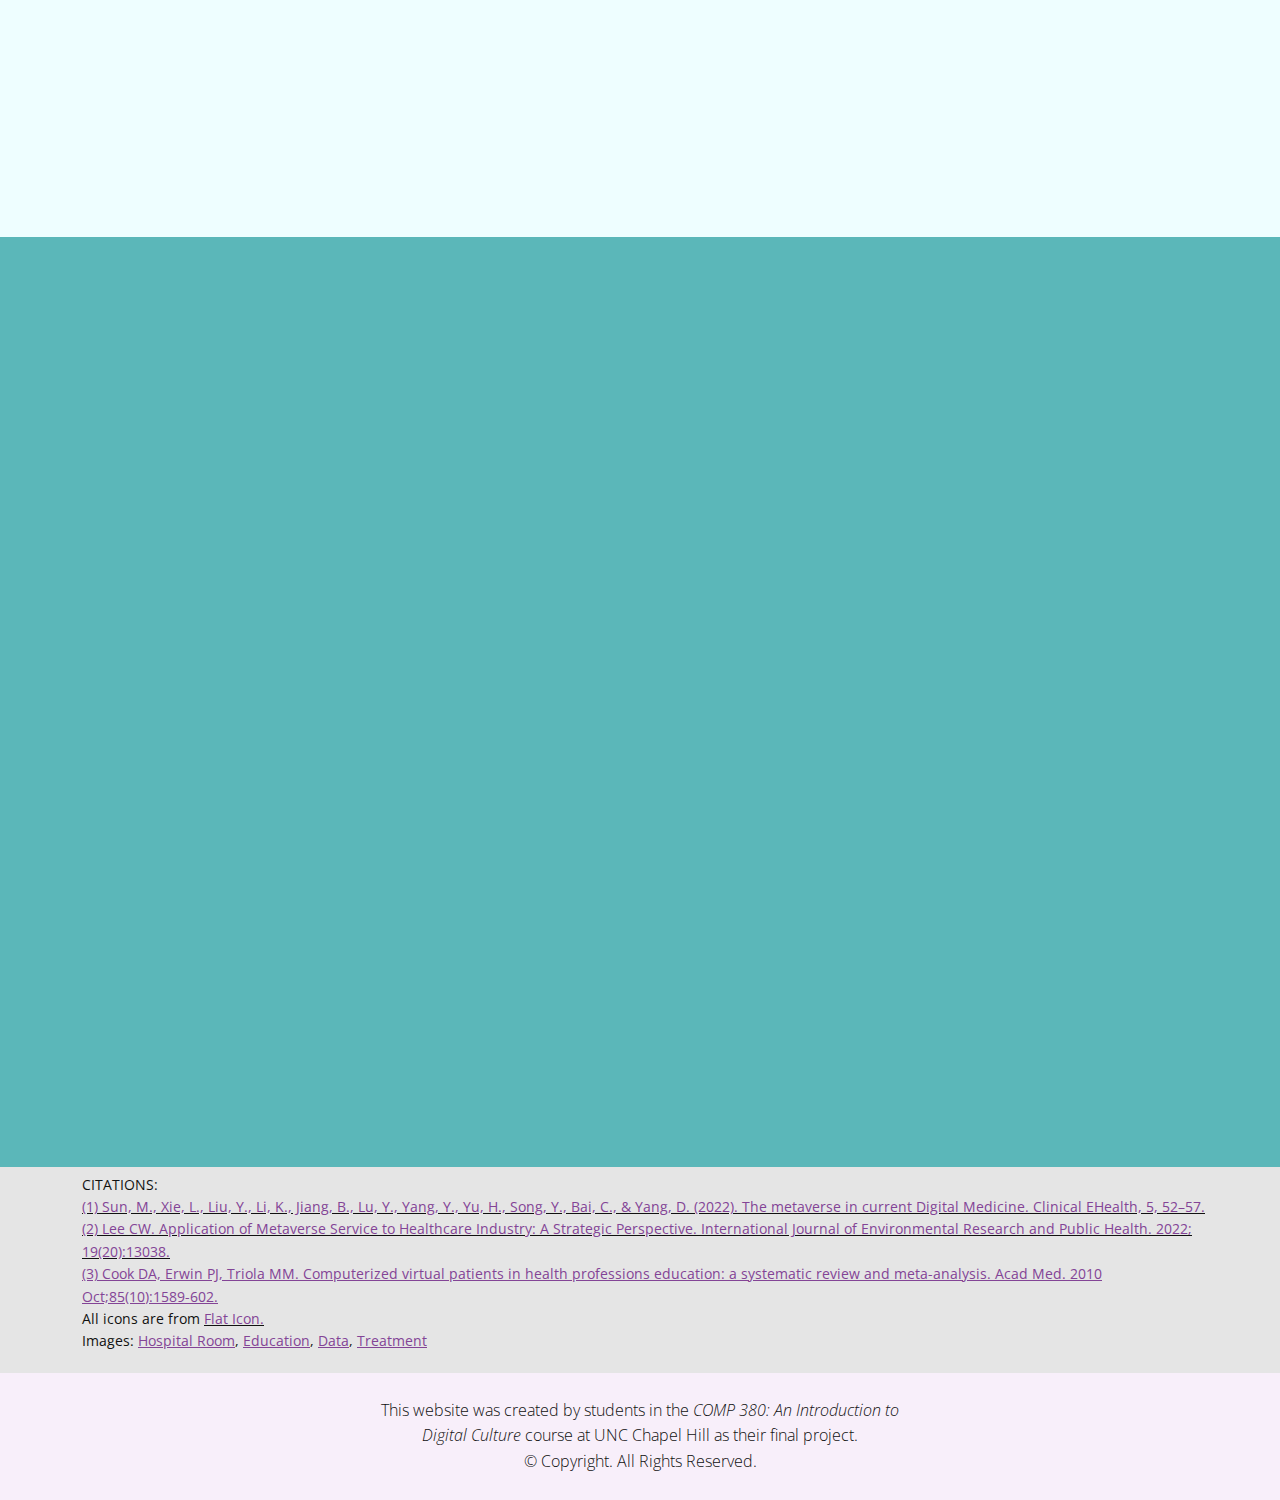
<file: Healthcare.html>
<!DOCTYPE html>
<html style="font-size: 16px;" lang="en">

<head>
  <meta name="viewport" content="width=device-width, initial-scale=1.0">
  <meta charset="utf-8">
  <meta name="keywords" content="Humans for the Future, Human-robot, Robotic Technologies, Concept Cars, Robots and AI">
  <meta name="description" content="">
  <title>Healthcare</title>
  <link rel="stylesheet" href="nicepage.css" media="screen">
  <link rel="stylesheet" href="Healthcare.css" media="screen">
  <script class="u-script" type="text/javascript" src="jquery.js" defer=""></script>
  <script class="u-script" type="text/javascript" src="nicepage.js" defer=""></script>
  <meta name="generator" content="Nicepage 4.21.5, nicepage.com">
  <link id="u-theme-google-font" rel="stylesheet"
    href="https://fonts.googleapis.com/css?family=Open+Sans:300,300i,400,400i,500,500i,600,600i,700,700i,800,800i">
  <link id="u-page-google-font" rel="stylesheet"
    href="https://fonts.googleapis.com/css?family=Ubuntu:300,300i,400,400i,500,500i,700,700i">








  <script type="application/ld+json">{
		"@context": "http://schema.org",
		"@type": "Organization",
		"name": "380 Final Project"
}</script>
  <meta name="theme-color" content="#834496">
  <meta property="og:title" content="Healthcare">
  <meta property="og:description" content="">
  <meta property="og:type" content="website">
</head>

<body class="u-body u-overlap u-xl-mode" data-lang="en">
  <header class="u-clearfix u-header u-sticky u-sticky-2ed6 u-white u-header" id="sec-edd5">
    <div class="u-clearfix u-sheet u-sheet-1">
      <nav class="u-align-left u-menu u-menu-dropdown u-nav-spacing-25 u-offcanvas u-menu-1" data-responsive-from="XS"
        data-position="">
        <div class="menu-collapse" style="font-size: 1.25rem; font-weight: 700; letter-spacing: 3px;">
          <a class="u-button-style u-custom-active-border-color u-custom-active-color u-custom-border u-custom-border-color u-custom-border-radius u-custom-borders u-custom-hover-border-color u-custom-hover-color u-custom-left-right-menu-spacing u-custom-padding-bottom u-custom-text-active-color u-custom-text-color u-custom-text-decoration u-custom-text-hover-color u-custom-top-bottom-menu-spacing u-nav-link"
            href="#" style="padding: 2px 0px; font-size: calc(1em + 4px);">
            <svg class="u-svg-link" preserveAspectRatio="xMidYMin slice" viewBox="0 0 302 302" style="undefined">
              <use xmlns:xlink="http://www.w3.org/1999/xlink" xlink:href="#svg-7b92"></use>
            </svg>
            <svg xmlns="http://www.w3.org/2000/svg" xmlns:xlink="http://www.w3.org/1999/xlink" version="1.1"
              id="svg-7b92" x="0px" y="0px" viewBox="0 0 302 302" style="enable-background:new 0 0 302 302;"
              xml:space="preserve" class="u-svg-content">
              <g>
                <rect y="36" width="302" height="30"></rect>
                <rect y="236" width="302" height="30"></rect>
                <rect y="136" width="302" height="30"></rect>
              </g>
              <g></g>
              <g></g>
              <g></g>
              <g></g>
              <g></g>
              <g></g>
              <g></g>
              <g></g>
              <g></g>
              <g></g>
              <g></g>
              <g></g>
              <g></g>
              <g></g>
              <g></g>
            </svg>
          </a>
        </div>
        <div class="u-custom-menu u-nav-container">
          <ul class="u-custom-font u-heading-font u-nav u-spacing-20 u-unstyled u-nav-1">
            <li class="u-nav-item"><a
                class="u-border-active-palette-1-base u-border-hover-palette-1-base u-button-style u-nav-link u-text-active-palette-4-light-1 u-text-grey-90 u-text-hover-palette-2-dark-1"
                href="/Home.html" style="padding: 10px 48px;">Home</a>
            </li>
            <li class="u-nav-item"><a
                class="u-border-active-palette-1-base u-border-hover-palette-1-base u-button-style u-nav-link u-text-active-palette-4-light-1 u-text-grey-90 u-text-hover-palette-2-dark-1"
                href="/Media.html" style="padding: 10px 48px;">Media</a>
            </li>
            <li class="u-nav-item"><a
                class="u-border-active-palette-1-base u-border-hover-palette-1-base u-button-style u-nav-link u-text-active-palette-4-light-1 u-text-grey-90 u-text-hover-palette-2-dark-1"
                href="/Social.html" style="padding: 10px 48px;">Network</a>
              <div class="u-nav-popup">
                <ul class="u-h-spacing-57 u-nav u-unstyled u-v-spacing-16">
                  <li class="u-nav-item"><a class="u-button-style u-nav-link u-white" href="/Gaming.html">Gaming</a>
                  </li>
                </ul>
              </div>
            </li>
            <li class="u-nav-item"><a
                class="u-border-active-palette-1-base u-border-hover-palette-1-base u-button-style u-nav-link u-text-active-palette-4-light-1 u-text-grey-90 u-text-hover-palette-2-dark-1"
                href="/Assets.html" style="padding: 10px 48px;">Digital Assets</a>
              <div class="u-nav-popup">
                <ul class="u-h-spacing-57 u-nav u-unstyled u-v-spacing-16">
                  <li class="u-nav-item"><a class="u-button-style u-nav-link u-white" href="/RealEstate.html">Real
                      Estate</a>
                  </li>
                </ul>
              </div>
            </li>
            <li class="u-nav-item"><a
                class="u-border-active-palette-1-base u-border-hover-palette-1-base u-button-style u-nav-link u-text-active-palette-4-light-1 u-text-grey-90 u-text-hover-palette-2-dark-1"
                href="/Healthcare.html" style="padding: 10px 54px 10px 48px;">Healthcare</a>
              <div class="u-nav-popup">
                <ul class="u-h-spacing-57 u-nav u-unstyled u-v-spacing-16">
                  <li class="u-nav-item"><a class="u-button-style u-nav-link u-white" href="/TechHealth.html">Technology
                      in Healthcare</a>
                  </li>
                </ul>
              </div>
            </li>
          </ul>
        </div>
        <div class="u-custom-menu u-nav-container-collapse">
          <div
            class="u-align-center u-container-style u-inner-container-layout u-opacity u-opacity-95 u-palette-1-light-2 u-sidenav">
            <div class="u-inner-container-layout u-sidenav-overflow">
              <div class="u-menu-close"></div>
              <ul
                class="u-align-center u-custom-font u-heading-font u-nav u-popupmenu-items u-spacing-56 u-text-body-alt-color u-unstyled u-nav-5">
                <li class="u-nav-item"><a class="u-button-style u-nav-link" href="/Home.html">Home</a>
                </li>
                <li class="u-nav-item"><a class="u-button-style u-nav-link" href="/Media.html">Media</a>
                </li>
                <li class="u-nav-item"><a class="u-button-style u-nav-link" href="/Social.html">Network</a>
                  <div class="u-nav-popup">
                    <ul class="u-h-spacing-57 u-nav u-unstyled u-v-spacing-16">
                      <li class="u-nav-item"><a class="u-button-style u-nav-link" href="/Gaming.html">Gaming</a>
                      </li>
                    </ul>
                  </div>
                </li>
                <li class="u-nav-item"><a class="u-button-style u-nav-link" href="/Assets.html">Digital Assets</a>
                  <div class="u-nav-popup">
                    <ul class="u-h-spacing-57 u-nav u-unstyled u-v-spacing-16">
                      <li class="u-nav-item"><a class="u-button-style u-nav-link">Real Estate</a>
                      </li>
                    </ul>
                  </div>
                </li>
                <li class="u-nav-item"><a class="u-button-style u-nav-link" href="/Healthcare.html">Healthcare</a>
                  <div class="u-nav-popup">
                    <ul class="u-h-spacing-57 u-nav u-unstyled u-v-spacing-16">
                      <li class="u-nav-item"><a class="u-button-style u-nav-link">Technology in Healthcare</a>
                      </li>
                    </ul>
                  </div>
                </li>
              </ul>
            </div>
          </div>
          <div class="u-menu-overlay u-opacity u-opacity-30 u-white"></div>
        </div>
      </nav>
    </div>
  </header>
  <section class="u-clearfix u-image u-section-1" id="sec-bbd9" data-image-width="1800" data-image-height="1013">
    <div class="u-clearfix u-sheet u-sheet-1">
      <div class="u-clearfix u-layout-wrap u-layout-wrap-1">
        <div class="u-layout">
          <div class="u-layout-row">
            <div class="u-align-right u-container-style u-layout-cell u-right-cell u-size-60 u-layout-cell-1">
              <div class="u-container-layout u-valign-bottom u-container-layout-1">
                <div
                  class="u-container-style u-group u-opacity u-opacity-75 u-palette-2-dark-3 u-shape-rectangle u-group-1"
                  data-animation-name="customAnimationIn" data-animation-duration="2000" data-animation-direction=""
                  data-animation-delay="1000">
                  <div class="u-container-layout u-valign-middle u-container-layout-2">
                    <h1 class="u-align-center u-text u-text-palette-2-light-3 u-text-1">Healthcare in the Metaverse</h1>
                  </div>
                </div>
              </div>
            </div>
          </div>
        </div>
      </div>
    </div>
  </section>
  <section class="u-clearfix u-palette-2-dark-2 u-section-2" id="sec-4ae2">
    <div class="u-clearfix u-sheet u-valign-middle u-sheet-1">
      <div class="u-container-style u-expanded-width u-group u-group-1">
        <div class="u-container-layout u-container-layout-1">
          <h5 class="u-text u-text-grey-25 u-text-1" data-animation-name="customAnimationIn"
            data-animation-duration="1000" data-animation-delay="250">Technology News</h5>
          <h2 class="u-text u-text-body-alt-color u-text-2" data-animation-name="customAnimationIn"
            data-animation-duration="2250" data-animation-delay="750">Building the future of healthcare</h2>
          <p class="u-text u-text-grey-10 u-text-3" data-animation-name="customAnimationIn"
            data-animation-duration="1500" data-animation-delay="1000">&nbsp; &nbsp; Artificial intelligence combined
            with augmented and virtual reality is setting the foundations for the metaverse across almost every
            industry. The metaverse is in its novelty phase that gives companies a competitive edge, improves sales, and
            builds brand reputation. However, in healthcare, the metaverse is proving to be much more. It is not only
            the natural evolution of telehealth—installed as a new norm after the pandemic—it can also revert
            healthcare’s most significant barriers and challenges.<br>&nbsp; &nbsp; Current issues seen with healthcare
            include the distribution of sources, difficulty in follow-up and maintaining treatment, and overburdening
            specialist providers. These issues can be solved through the usage of technology provided in the
            Metaverse.&nbsp;<br>
          </p>
        </div>
      </div>
      <a href="/TechHealth.html"
        class="u-border-none u-btn u-btn-round u-button-style u-hover-white u-palette-2-light-3 u-radius-2 u-btn-1"
        data-animation-name="customAnimationIn" data-animation-duration="2000" data-animation-delay="1500">learn more
        about technology in healthcare&nbsp;<span class="u-icon u-text-black"><svg class="u-svg-content"
            viewBox="0 0 512 512" x="0px" y="0px" style="width: 1em; height: 1em;">
            <path
              d="M506.134,241.843c-0.006-0.006-0.011-0.013-0.018-0.019l-104.504-104c-7.829-7.791-20.492-7.762-28.285,0.068 c-7.792,7.829-7.762,20.492,0.067,28.284L443.558,236H20c-11.046,0-20,8.954-20,20c0,11.046,8.954,20,20,20h423.557 l-70.162,69.824c-7.829,7.792-7.859,20.455-0.067,28.284c7.793,7.831,20.457,7.858,28.285,0.068l104.504-104 c0.006-.006,0.011-.013,0.018-.019C513.968,262.339,513.943,249.635,506.134,241.843z">
            </path>
          </svg><img></span>
      </a>
    </div>
  </section>
  <section class="u-clearfix u-white u-section-3" id="sec-7537">
    <div class="u-clearfix u-sheet u-sheet-1">
      <h5 class="u-text u-text-default u-text-grey-50 u-text-1" data-animation-name="customAnimationIn"
        data-animation-duration="1500">Integration</h5>
      <h2 class="u-subtitle u-text u-text-default u-text-palette-2-dark-2 u-text-2"
        data-animation-name="customAnimationIn" data-animation-duration="1500"> Revolving around all parts of
        healthcare, Meta drives medical knowledge and practice into the future. Learn more about how education,
        treatment, and data managment are structured in the metaverse:</h2>
      <div class="u-list u-list-1">
        <div class="u-repeater u-repeater-1">
          <div
            class="infinite u-container-style u-hover-feature u-list-item u-palette-2-dark-1 u-radius-20 u-repeater-item u-shape-round u-list-item-1"
            data-animation-name="pulse" data-animation-duration="1500" data-animation-direction=""
            data-href="/Healthcare.html#sec-785b">
            <div class="u-container-layout u-similar-container u-valign-bottom u-container-layout-1">
              <div class="u-container-style u-group u-radius-30 u-shape-round u-white u-group-1">
                <div class="u-container-layout u-container-layout-2"><span class="u-file-icon u-icon u-icon-1"><img
                      src="/images/9098500.png" alt=""></span>
                  <h2
                    class="u-align-center u-custom-font u-font-ubuntu u-subtitle u-text u-text-palette-2-dark-2 u-text-3">
                    Education<span style="font-weight: 700;"></span>
                  </h2>
                </div>
              </div>
            </div>
          </div>
          <div
            class="infinite u-container-style u-hover-feature u-list-item u-palette-2-dark-1 u-radius-20 u-repeater-item u-shape-round u-list-item-2"
            data-animation-name="pulse" data-animation-duration="1500" data-animation-direction=""
            data-href="/Healthcare.html#carousel_7eea">
            <div class="u-container-layout u-similar-container u-valign-bottom u-container-layout-3">
              <div class="u-container-style u-group u-radius-30 u-shape-round u-white u-group-2">
                <div class="u-container-layout u-container-layout-4"><span class="u-file-icon u-icon u-icon-2"
                    data-animation-name="" data-animation-duration="0" data-animation-delay="0"
                    data-animation-direction=""><img src="/images/7066284.png" alt=""></span>
                  <h2
                    class="u-align-center u-custom-font u-font-ubuntu u-subtitle u-text u-text-palette-2-dark-2 u-text-4">
                    Data Management<span style="font-weight: 700;"></span>
                  </h2>
                </div>
              </div>
            </div>
          </div>
          <div
            class="infinite u-container-style u-hover-feature u-list-item u-palette-2-dark-1 u-radius-20 u-repeater-item u-shape-round u-list-item-3"
            data-animation-name="pulse" data-animation-duration="1500" data-animation-direction=""
            data-href="/Healthcare.html#carousel_c43a">
            <div class="u-container-layout u-similar-container u-valign-bottom u-container-layout-5">
              <div class="u-container-style u-group u-radius-30 u-shape-round u-white u-group-3">
                <div class="u-container-layout u-container-layout-6"><span class="u-file-icon u-icon u-icon-3"
                    data-animation-name="" data-animation-duration="0" data-animation-delay="0"
                    data-animation-direction=""><img src="/images/1546140.png" alt=""></span>
                  <h2
                    class="u-align-center u-custom-font u-font-ubuntu u-subtitle u-text u-text-palette-2-dark-2 u-text-5">
                    Treatment<span style="font-weight: 700;"></span>
                  </h2>
                </div>
              </div>
            </div>
          </div>
        </div>
      </div>
    </div>



  </section>
  <section class="u-clearfix u-palette-2-dark-1 u-section-4" id="sec-785b">
    <div class="u-clearfix u-sheet u-valign-middle u-sheet-1">
      <div class="u-clearfix u-expanded-width u-gutter-0 u-layout-wrap u-layout-wrap-1">
        <div class="u-layout">
          <div class="u-layout-row">
            <div class="u-container-style u-layout-cell u-size-24 u-layout-cell-1">
              <div class="u-container-layout u-container-layout-1">
                <div
                  class="u-absolute-hcenter u-container-style u-expanded u-group u-palette-2-light-3 u-shape-rectangle u-group-1"
                  data-animation-name="customAnimationIn" data-animation-duration="2000">
                  <div class="u-container-layout u-valign-middle u-container-layout-2">
                    <img class="u-image u-image-1" src="/images/med.webp" data-image-width="1200"
                      data-image-height="675">
                  </div>
                </div>
              </div>
            </div>
            <div class="u-container-style u-layout-cell u-size-36 u-layout-cell-2"
              data-animation-name="customAnimationIn" data-animation-duration="2000">
              <div class="u-container-layout u-container-layout-3">
                <h2 class="u-custom-font u-font-ubuntu u-subtitle u-text u-text-default u-text-1">Medical Education</h2>
                <p class="u-large-text u-text u-text-default u-text-variant u-text-2"> Healthcare will utilize the
                  Metaverse in medical education for simulation training rather than knowledge dissemination. Providing
                  a visual, hands-on learning experience for healthcare staff can improve their understanding of
                  anatomical concepts. Augmented Reality technlogies can be leveraged to take a learner within a human
                  body and provide 360 degree view of a patient’s ailment or to replicate procedures that are applied in
                  the real world. French corporation, <a href="https://simango.fr/formation-en-realite-virtuelle/"
                    class="u-active-none u-border-none u-btn u-button-link u-button-style u-hover-none u-none u-btn-1"
                    target="_blank">Simango</a>, uses Virtual Reality modules for training health professionals&nbsp;in
                  different professional situations, according to their needs. The accessibility of the virtual
                  simulation allows for low-risk, interactive learning.<br>
                  <br>A BCG analysis shows that by 2024, augmented reality technology for training and simulation in
                  medical control environments will account for 18.9% of the expanded reality market.
                </p><span class="u-file-icon u-icon u-icon-1" data-href="/Healthcare.html#sec-2867"
                  data-animation-name="customAnimationIn" data-animation-duration="1000"
                  data-animation-delay="1000"><img src="/images/8185860.png" alt=""></span>
              </div>
            </div>
          </div>
        </div>
      </div>
    </div>
  </section>
  <section class="u-clearfix u-palette-2-light-3 u-section-5" id="carousel_7eea">
    <div class="u-clearfix u-sheet u-valign-middle u-sheet-1">
      <div class="u-clearfix u-expanded-width u-gutter-0 u-layout-wrap u-layout-wrap-1">
        <div class="u-layout">
          <div class="u-layout-row">
            <div class="u-container-style u-layout-cell u-size-36 u-layout-cell-1"
              data-animation-name="customAnimationIn" data-animation-duration="2000">
              <div class="u-container-layout u-container-layout-1">
                <h2 class="u-custom-font u-font-ubuntu u-subtitle u-text u-text-default u-text-1">Data Management</h2>
                <p class="u-large-text u-text u-text-variant u-text-2"> Have you ever had to send records between
                  clinics, pharmacies, and hospitals? Have you ever worried about your personal records being seen by
                  the wrong person or sent to the wrong address? Has your patient history been repeated over, and over,
                  only for it to be forgotten or told to a stranger? The Metaverse can provide a universal data
                  management process for healthcare from providers.<br>
                  <br>Technologies such as blockchain and cloud computing can help with data management, as data
                  collection increases with technologies such as ubiquitous sensors, data storage can move to the cloud
                  and transfer can become safer. Blockchain technology is recognized for its security potential - data
                  moves through several encrypted computers or nodes, making it extremely hard to be compromised.<br>
                </p><span class="u-file-icon u-icon u-icon-1" data-href="/Healthcare.html#sec-2867"
                  data-animation-name="customAnimationIn" data-animation-duration="1000"
                  data-animation-delay="1000"><img src="/images/8185860.png" alt=""></span>
              </div>
            </div>
            <div class="u-container-style u-layout-cell u-size-24 u-layout-cell-2"
              data-animation-name="customAnimationIn" data-animation-duration="2000">
              <div class="u-container-layout u-container-layout-2">
                <div
                  class="u-absolute-hcenter u-container-style u-expanded u-group u-palette-2-dark-1 u-shape-rectangle u-group-1"
                  data-animation-name="customAnimationIn" data-animation-duration="2000" data-animation-direction="X">
                  <div class="u-container-layout u-valign-middle u-container-layout-3">
                    <img class="u-image u-image-default u-image-1" src="/images/data2.jpeg" alt=""
                      data-image-width="2000" data-image-height="1333">
                  </div>
                </div>
              </div>
            </div>
          </div>
        </div>
      </div>
    </div>
  </section>
  <section class="u-clearfix u-palette-2-dark-1 u-section-6" id="carousel_c43a">
    <div class="u-clearfix u-sheet u-sheet-1">
      <div class="u-clearfix u-expanded-width u-gutter-0 u-layout-wrap u-layout-wrap-1">
        <div class="u-layout">
          <div class="u-layout-row">
            <div class="u-container-style u-layout-cell u-size-24 u-layout-cell-1"
              data-animation-name="customAnimationIn" data-animation-duration="2000">
              <div class="u-container-layout u-container-layout-1">
                <div
                  class="u-absolute-hcenter u-container-style u-expanded u-group u-palette-2-light-3 u-shape-rectangle u-group-1"
                  data-animation-name="customAnimationIn" data-animation-duration="2000">
                  <div class="u-container-layout u-valign-middle u-container-layout-2">
                    <img class="u-image u-image-default u-image-1" src="/images/med2.jpeg" alt=""
                      data-image-width="1920" data-image-height="1080">
                  </div>
                </div>
              </div>
            </div>
            <div class="u-container-style u-layout-cell u-size-36 u-layout-cell-2">
              <div class="u-container-layout u-container-layout-3">
                <h2 class="u-custom-font u-font-ubuntu u-subtitle u-text u-text-default u-text-1"
                  data-animation-name="customAnimationIn" data-animation-duration="2000">Treatment</h2>
                <p class="u-large-text u-text u-text-default u-text-variant u-text-2"
                  data-animation-name="customAnimationIn" data-animation-duration="2000"> Through a combination of
                  enhanced data collection and medical training, treatment will already be improved at its core. Studies
                  have shown that practice with virtual patients has large positive effects on training and decreases
                  incidence of cognitive error. The more experience, the less mistakes made with real life patients.<br>
                  <br>In surgery augmented reality features are used for better guidelines and visualizations. In John’s
                  Hopkins University, Xvision was used to provide 3D spinal anatomy as if the surgeon had “x-ray
                  vision”. Meta technology guarantees more control and information.<br>
                  <br>VR-based treatment has also been used for psychiatric and psychological impairments. Floreo
                  developed a VR platform that provides behavioral therapy through a virtual world to teach skills.
                  Click the buttons below to learn more about specific therapies in meta health.&nbsp;
                </p><span class="u-file-icon u-icon u-icon-1" data-href="/Healthcare.html#sec-2867"
                  data-animation-name="customAnimationIn" data-animation-duration="1000"
                  data-animation-delay="1000"><img src="/images/8185958.png" alt=""></span><span
                  class="u-file-icon u-icon u-icon-2" data-href="/Healthcare.html#sec-2867"
                  data-animation-name="customAnimationIn" data-animation-duration="1000"
                  data-animation-delay="1000"><img src="/images/8204029.png" alt=""></span>
                <div class="u-list u-list-1">
                  <div class="u-repeater u-repeater-1">
                    <div
                      class="u-container-style u-custom-item u-list-item u-repeater-item u-shape-rectangle u-list-item-1"
                      data-animation-name="customAnimationIn" data-animation-duration="2000"
                      data-animation-delay="2250">
                      <div class="u-container-layout u-similar-container u-container-layout-4"><span
                          class="u-file-icon u-icon u-icon-circle u-palette-2-light-3 u-spacing-21 u-icon-3"
                          data-href="https://academic.oup.com/eurheartj/article/43/28/2647/6590383"
                          data-target="_blank"><img src="/images/954406.png" alt=""></span>
                        <p class="u-small-text u-text u-text-default u-text-variant u-text-3">Cardiovascular</p>
                      </div>
                    </div>
                    <div
                      class="u-container-style u-custom-item u-list-item u-repeater-item u-shape-rectangle u-list-item-2"
                      data-animation-name="customAnimationIn" data-animation-duration="2000"
                      data-animation-delay="2500">
                      <div class="u-container-layout u-similar-container u-container-layout-5"><span
                          class="u-file-icon u-icon u-icon-circle u-palette-2-light-3 u-spacing-21 u-icon-4"
                          data-href="https://doi.org/10.3389/fpsyt.2019.00505" data-target="_blank"><img
                            src="/images/9071730.png" alt=""></span>
                        <p class="u-small-text u-text u-text-default u-text-variant u-text-4">Psychiatric</p>
                      </div>
                    </div>
                    <div
                      class="u-container-style u-custom-item u-list-item u-repeater-item u-shape-rectangle u-list-item-3"
                      data-animation-name="customAnimationIn" data-animation-duration="2000"
                      data-animation-delay="2750">
                      <div class="u-container-layout u-similar-container u-container-layout-6"><span
                          class="u-file-icon u-icon u-icon-circle u-palette-2-light-3 u-spacing-21 u-icon-5"
                          data-href="https://journals.lww.com/apjoo/Fulltext/2022/06000/Metaverse_and_Virtual_Health_Care_in.4.aspx"
                          data-target="_blank"><img src="/images/2853026.png" alt=""></span>
                        <p class="u-small-text u-text u-text-default u-text-variant u-text-5">Optometry</p>
                      </div>
                    </div>
                    <div
                      class="u-container-style u-custom-item u-list-item u-repeater-item u-shape-rectangle u-list-item-4"
                      data-animation-name="customAnimationIn" data-animation-duration="2000"
                      data-animation-delay="3000">
                      <div class="u-container-layout u-similar-container u-container-layout-7"><span
                          class="u-file-icon u-icon u-icon-circle u-palette-2-light-3 u-spacing-21 u-icon-6"
                          data-href="https://doi.org/10.1007/s40368-022-00733-7" data-target="_blank"><img
                            src="/images/2818366.png" alt=""></span>
                        <p class="u-small-text u-text u-text-default u-text-variant u-text-6">Dentistry</p>
                      </div>
                    </div>
                  </div>
                </div>
              </div>
            </div>
          </div>
        </div>
      </div>
    </div>
  </section>
  <section class="u-clearfix u-grey-10 u-section-7" id="sec-2867">
    <div class="u-clearfix u-sheet u-sheet-1">
      <p class="u-small-text u-text u-text-variant u-text-1">
        <span style="font-weight: 400;">CITA​TIONS:</span>
        <br>
        <span style="background-image: none; padding: 0px; text-decoration: underline !important;">
          <a href="https://doi.org/10.1016/j.ceh.2022.07.002"
            class="u-active-none u-border-none u-btn u-button-link u-button-style u-hover-none u-none u-text-palette-1-base u-btn-1"
            target="_blank">(1)&nbsp;Sun, M., Xie, L., Liu, Y., Li, K., Jiang, B., Lu, Y., Yang, Y., Yu, H., Song, Y.,
            Bai, C., &amp; Yang, D. (2022). The metaverse in current Digital Medicine. Clinical EHealth, 5, 52–57.</a>
        </span>
        <span style="background-image: none; padding: 0px; text-decoration: underline !important;">
          <a href="https://doi.org/10.3390/ijerph192013038"
            class="u-active-none u-border-none u-btn u-button-link u-button-style u-hover-none u-none u-text-palette-1-base u-btn-2"
            target="_blank">
            <br>(2)&nbsp;Lee CW. Application of Metaverse Service to Healthcare Industry: A Strategic Perspective.
            International Journal of Environmental Research and Public Health. 2022; 19(20):13038.
          </a>
        </span>
        <span style="text-decoration: underline !important;">
          <br>
        </span>
        <a href="https://pubmed.ncbi.nlm.nih.gov/20703150/"
          class="u-active-none u-border-none u-btn u-button-link u-button-style u-hover-none u-none u-text-palette-1-base u-btn-3"
          target="_blank">(3)&nbsp;Cook DA, Erwin PJ, Triola MM. Computerized virtual patients in health professions
          education: a systematic review and meta-analysis. Acad Med. 2010 Oct;85(10):1589-602.</a>
        <br>All icons are from <span
          style="background-image: none; padding: 0px; text-decoration: underline !important;">
          <a href="www.flaticon.com"
            class="u-active-none u-border-none u-btn u-button-link u-button-style u-hover-none u-none u-text-palette-1-base u-btn-4"
            target="_blank">Flat Icon.</a>
        </span>
        <br>Images: <a
          href="https://img.freepik.com/fotos-premium/quarto-de-hospital-futurista-no-conceito-metaverso-3d-render_84831-478.jpg?w=2000"
          class="u-active-none u-border-none u-btn u-button-link u-button-style u-hover-none u-none u-text-palette-1-base u-btn-5"
          target="_blank">Hospital Room</a>, <a
          href="https://ourplnt.com/wp-content/uploads/2021/12/Metaverse-VR-Medical-Training.webp"
          class="u-active-none u-border-none u-btn u-button-link u-button-style u-hover-none u-none u-text-palette-1-base u-btn-6"
          target="_blank">Education</a>, <a
          href="https://img.freepik.com/free-vector/medical-infographic-design_23-2148508541.jpg?w=2000"
          class="u-active-none u-border-none u-btn u-button-link u-button-style u-hover-none u-none u-text-palette-1-base u-btn-7"
          target="_blank">Data</a>, <a
          href="https://timesnext.com/content/images/wp-content/uploads/2022/07/6a00d8341bf74053ef01b8d2a2bc9c970c-600wi.png"
          class="u-active-none u-border-none u-btn u-button-link u-button-style u-hover-none u-none u-text-palette-1-base u-btn-8"
          target="_blank">Treatment</a>
        <span style="text-decoration: underline !important;"></span>
      </p>
    </div>
  </section>


  <footer class="u-clearfix u-footer u-palette-1-light-3 u-footer" id="sec-f2e8">
    <div class="u-clearfix u-sheet u-valign-middle u-sheet-1">
      <div class="u-align-center u-container-style u-group u-group-1">
        <div class="u-container-layout">
          <p class="u-text u-text-1">This website was created by students in the <span style="font-style: italic;">COMP
              380: An Introduction to Digital Culture<span style="font-style: normal;"> course at UNC Chapel Hill as
                their final project.</span>
            </span>
            <br>© Copyright. All Rights Reserved.
          </p>
        </div>
      </div>
    </div>
  </footer>

</body>

</html>
</file>
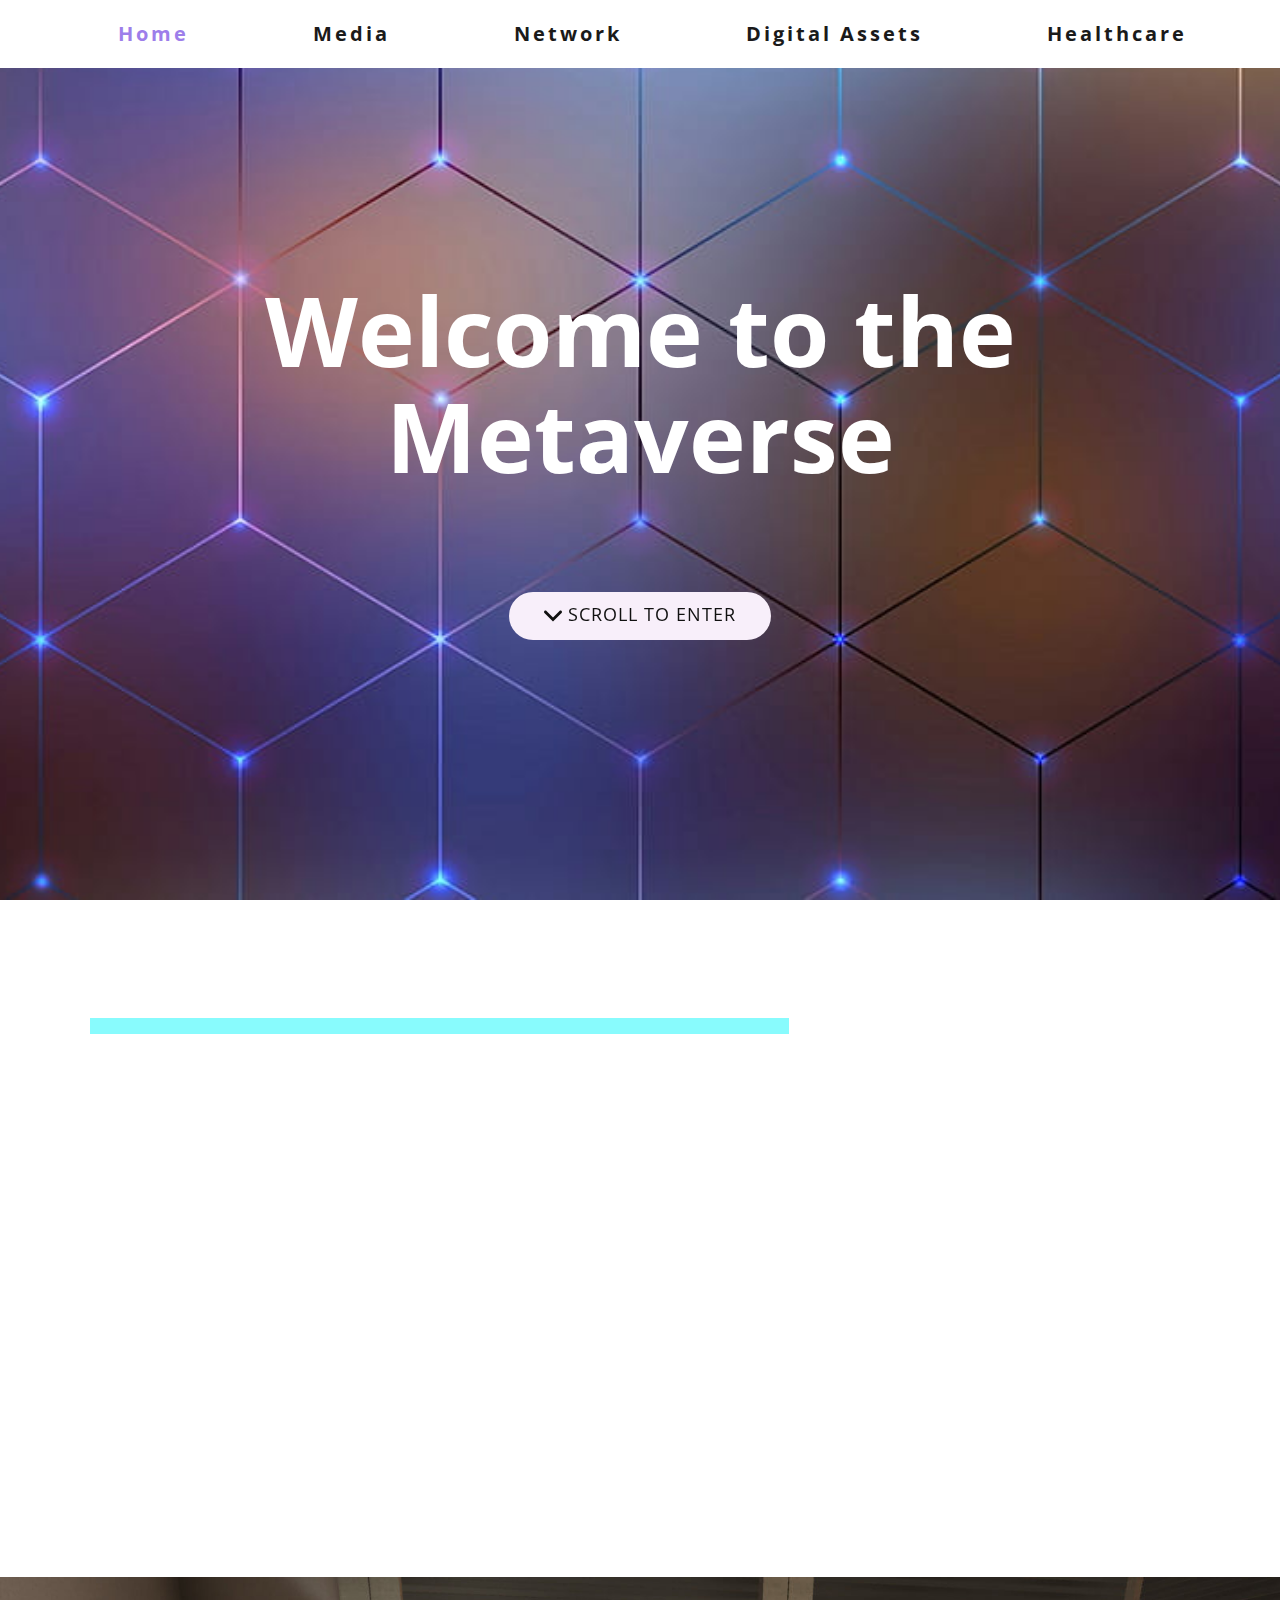
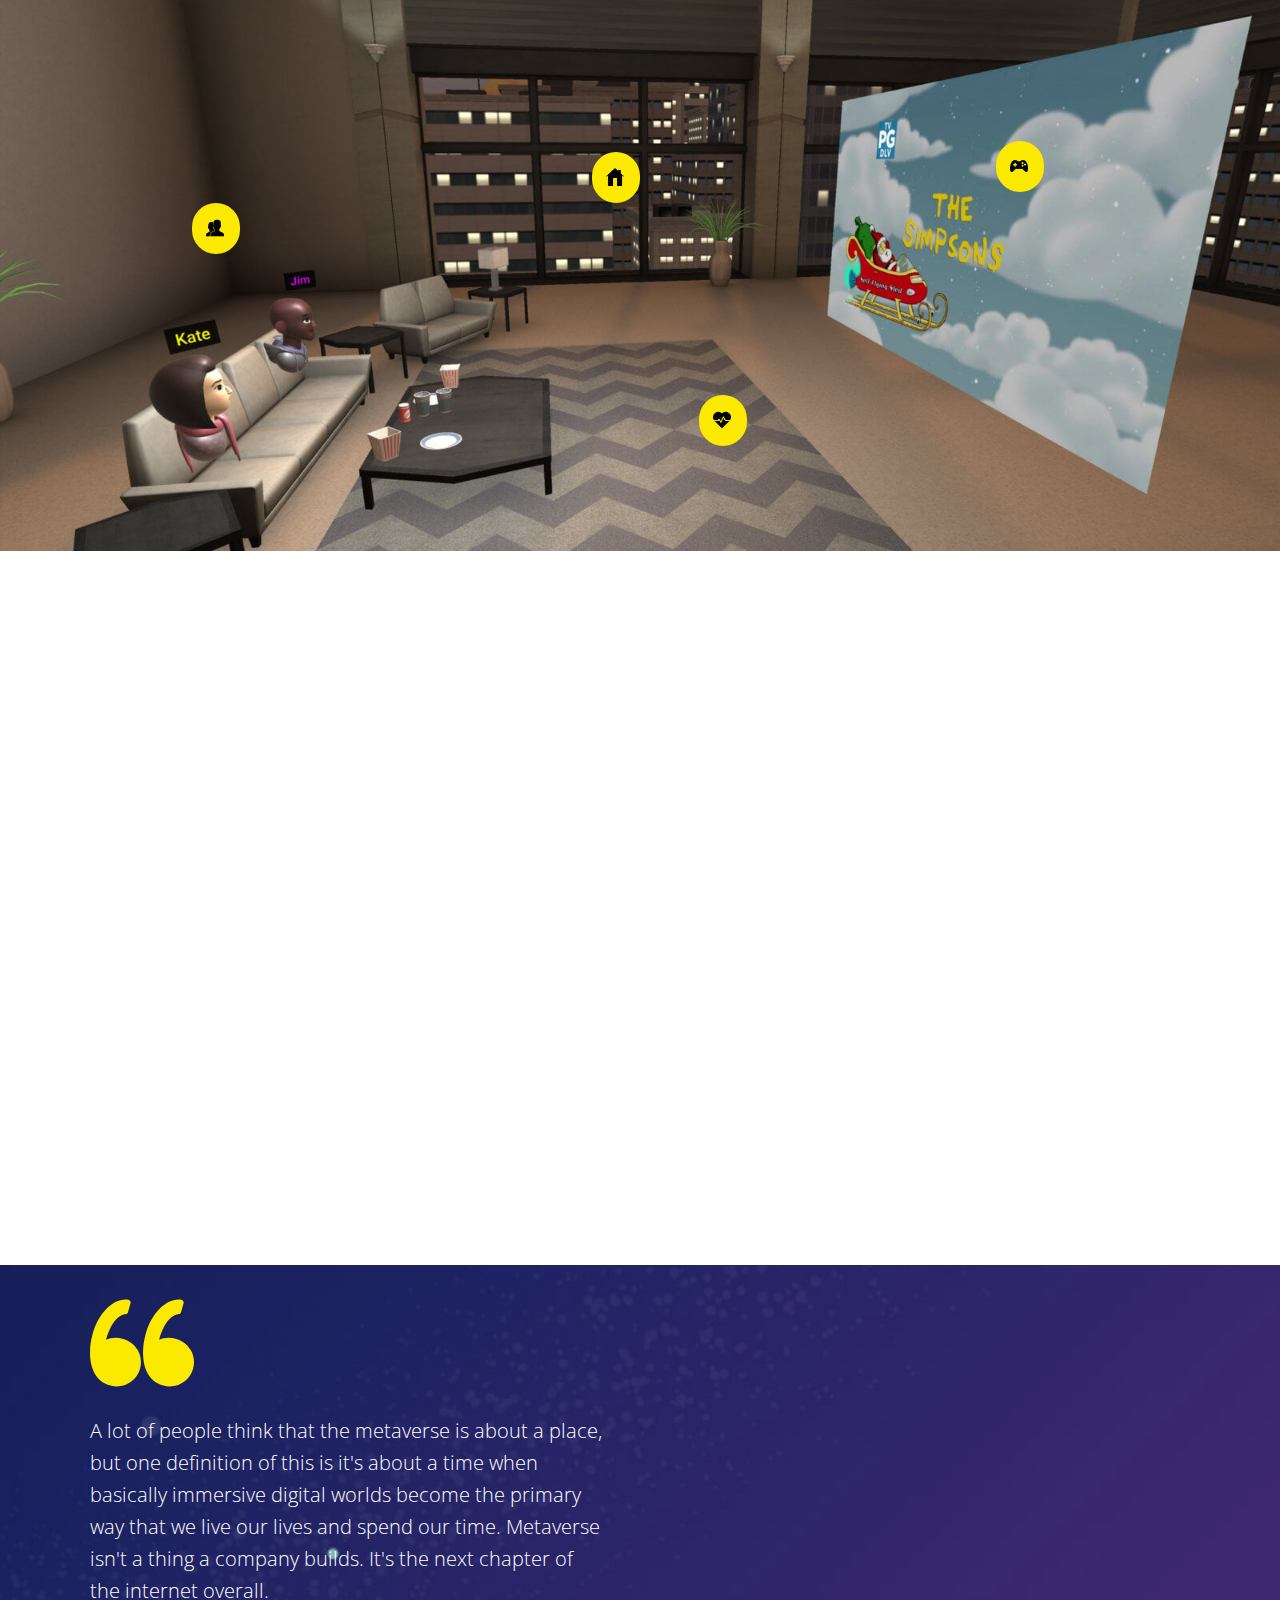
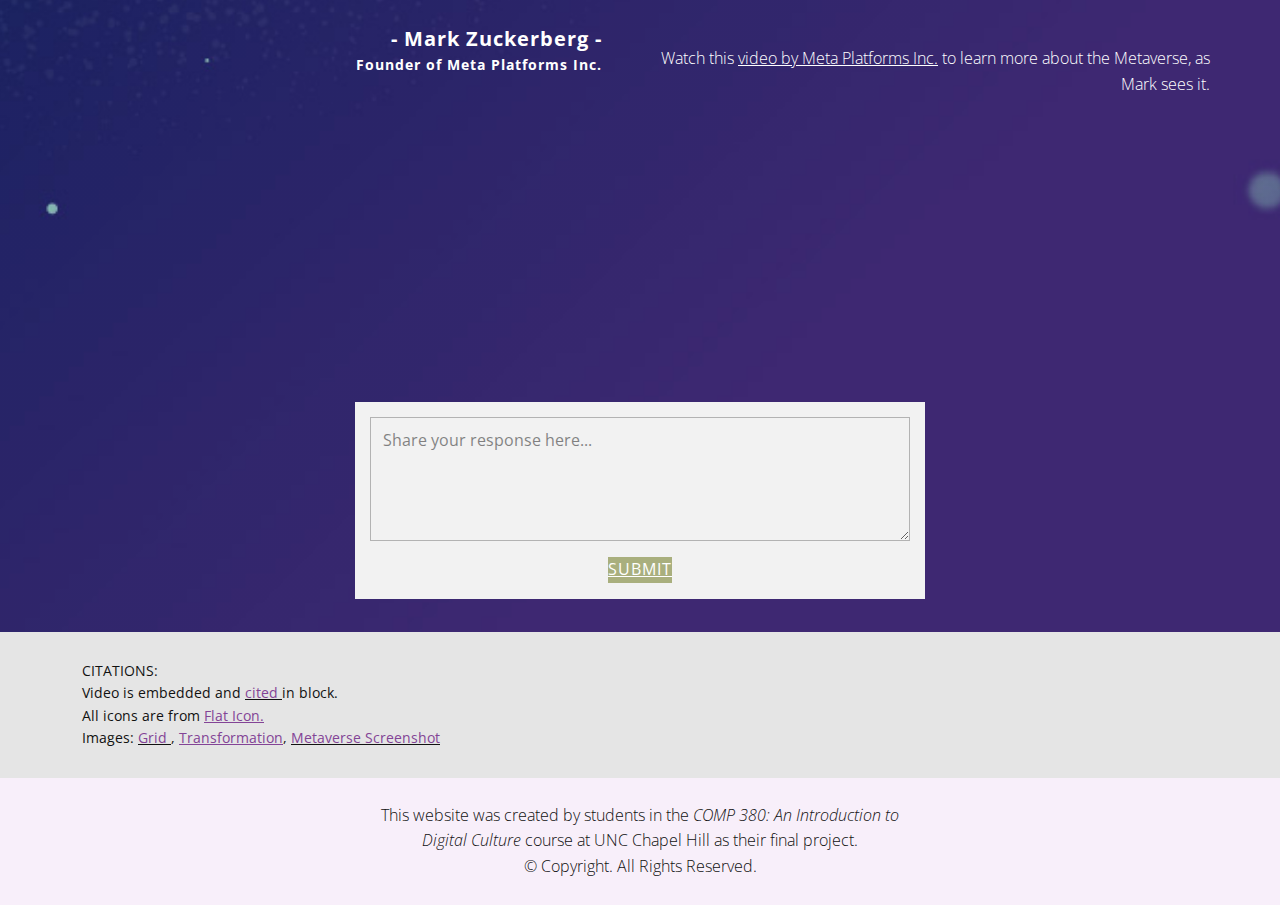
<file: Home.html>
<!DOCTYPE html>
<html style="font-size: 16px;" lang="en">

<head>
  <meta name="viewport" content="width=device-width, initial-scale=1.0">
  <meta charset="utf-8">
  <meta name="keywords" content="Humans for the Future, Human-robot, Robotic Technologies, Concept Cars, Robots and AI">
  <meta name="description" content="">
  <title>Home</title>
  <link rel="stylesheet" href="nicepage.css" media="screen">
  <link rel="stylesheet" href="Home.css" media="screen">
  <script class="u-script" type="text/javascript" src="jquery.js" defer=""></script>
  <script class="u-script" type="text/javascript" src="nicepage.js" defer=""></script>
  <meta name="generator" content="Nicepage 4.21.5, nicepage.com">
  <link id="u-theme-google-font" rel="stylesheet"
    href="https://fonts.googleapis.com/css?family=Open+Sans:300,300i,400,400i,500,500i,600,600i,700,700i,800,800i">







  <script type="application/ld+json">{
		"@context": "http://schema.org",
		"@type": "Organization",
		"name": "380 Final Project"
}</script>
  <meta name="theme-color" content="#834496">
  <meta property="og:title" content="Home">
  <meta property="og:description" content="">
  <meta property="og:type" content="website">
</head>

<body class="u-body u-overlap u-xl-mode" data-lang="en">
  <header class="u-clearfix u-header u-sticky u-sticky-2ed6 u-white u-header" id="sec-edd5">
    <div class="u-clearfix u-sheet u-sheet-1">
      <nav class="u-align-left u-menu u-menu-dropdown u-nav-spacing-25 u-offcanvas u-menu-1" data-responsive-from="XS"
        data-position="">
        <div class="menu-collapse" style="font-size: 1.25rem; font-weight: 700; letter-spacing: 3px;">
          <a class="u-button-style u-custom-active-border-color u-custom-active-color u-custom-border u-custom-border-color u-custom-border-radius u-custom-borders u-custom-hover-border-color u-custom-hover-color u-custom-left-right-menu-spacing u-custom-padding-bottom u-custom-text-active-color u-custom-text-color u-custom-text-decoration u-custom-text-hover-color u-custom-top-bottom-menu-spacing u-nav-link"
            href="#" style="padding: 2px 0px; font-size: calc(1em + 4px);">
            <svg class="u-svg-link" preserveAspectRatio="xMidYMin slice" viewBox="0 0 302 302" style="undefined">
              <use xmlns:xlink="http://www.w3.org/1999/xlink" xlink:href="#svg-7b92"></use>
            </svg>
            <svg xmlns="http://www.w3.org/2000/svg" xmlns:xlink="http://www.w3.org/1999/xlink" version="1.1"
              id="svg-7b92" x="0px" y="0px" viewBox="0 0 302 302" style="enable-background:new 0 0 302 302;"
              xml:space="preserve" class="u-svg-content">
              <g>
                <rect y="36" width="302" height="30"></rect>
                <rect y="236" width="302" height="30"></rect>
                <rect y="136" width="302" height="30"></rect>
              </g>
              <g></g>
              <g></g>
              <g></g>
              <g></g>
              <g></g>
              <g></g>
              <g></g>
              <g></g>
              <g></g>
              <g></g>
              <g></g>
              <g></g>
              <g></g>
              <g></g>
              <g></g>
            </svg>
          </a>
        </div>
        <div class="u-custom-menu u-nav-container">
          <ul class="u-custom-font u-heading-font u-nav u-spacing-20 u-unstyled u-nav-1">
            <li class="u-nav-item"><a
                class="u-border-active-palette-1-base u-border-hover-palette-1-base u-button-style u-nav-link u-text-active-palette-4-light-1 u-text-grey-90 u-text-hover-palette-2-dark-1"
                href="/Home.html" style="padding: 10px 48px;">Home</a>
            </li>
            <li class="u-nav-item"><a
                class="u-border-active-palette-1-base u-border-hover-palette-1-base u-button-style u-nav-link u-text-active-palette-4-light-1 u-text-grey-90 u-text-hover-palette-2-dark-1"
                href="/Media.html" style="padding: 10px 48px;">Media</a>
            </li>
            <li class="u-nav-item"><a
                class="u-border-active-palette-1-base u-border-hover-palette-1-base u-button-style u-nav-link u-text-active-palette-4-light-1 u-text-grey-90 u-text-hover-palette-2-dark-1"
                href="/Social.html" style="padding: 10px 48px;">Network</a>
              <div class="u-nav-popup">
                <ul class="u-h-spacing-57 u-nav u-unstyled u-v-spacing-16">
                  <li class="u-nav-item"><a class="u-button-style u-nav-link u-white" href="/Gaming.html">Gaming</a>
                  </li>
                </ul>
              </div>
            </li>
            <li class="u-nav-item"><a
                class="u-border-active-palette-1-base u-border-hover-palette-1-base u-button-style u-nav-link u-text-active-palette-4-light-1 u-text-grey-90 u-text-hover-palette-2-dark-1"
                href="/Assets.html" style="padding: 10px 48px;">Digital Assets</a>
              <div class="u-nav-popup">
                <ul class="u-h-spacing-57 u-nav u-unstyled u-v-spacing-16">
                  <li class="u-nav-item"><a class="u-button-style u-nav-link u-white" href="/RealEstate.html">Real
                      Estate</a>
                  </li>
                </ul>
              </div>
            </li>
            <li class="u-nav-item"><a
                class="u-border-active-palette-1-base u-border-hover-palette-1-base u-button-style u-nav-link u-text-active-palette-4-light-1 u-text-grey-90 u-text-hover-palette-2-dark-1"
                href="/Healthcare.html" style="padding: 10px 54px 10px 48px;">Healthcare</a>
              <div class="u-nav-popup">
                <ul class="u-h-spacing-57 u-nav u-unstyled u-v-spacing-16">
                  <li class="u-nav-item"><a class="u-button-style u-nav-link u-white" href="/TechHealth.html">Technology
                      in Healthcare</a>
                  </li>
                </ul>
              </div>
            </li>
          </ul>
        </div>
        <div class="u-custom-menu u-nav-container-collapse">
          <div
            class="u-align-center u-container-style u-inner-container-layout u-opacity u-opacity-95 u-palette-1-light-2 u-sidenav">
            <div class="u-inner-container-layout u-sidenav-overflow">
              <div class="u-menu-close"></div>
              <ul
                class="u-align-center u-custom-font u-heading-font u-nav u-popupmenu-items u-spacing-56 u-text-body-alt-color u-unstyled u-nav-5">
                <li class="u-nav-item"><a class="u-button-style u-nav-link" href="/Home.html">Home</a>
                </li>
                <li class="u-nav-item"><a class="u-button-style u-nav-link" href="/Media.html">Media</a>
                </li>
                <li class="u-nav-item"><a class="u-button-style u-nav-link" href="/Social.html">Network</a>
                  <div class="u-nav-popup">
                    <ul class="u-h-spacing-57 u-nav u-unstyled u-v-spacing-16">
                      <li class="u-nav-item"><a class="u-button-style u-nav-link" href="/Gaming.html">Gaming</a>
                      </li>
                    </ul>
                  </div>
                </li>
                <li class="u-nav-item"><a class="u-button-style u-nav-link" href="/Assets.html">Digital Assets</a>
                  <div class="u-nav-popup">
                    <ul class="u-h-spacing-57 u-nav u-unstyled u-v-spacing-16">
                      <li class="u-nav-item"><a class="u-button-style u-nav-link">Real Estate</a>
                      </li>
                    </ul>
                  </div>
                </li>
                <li class="u-nav-item"><a class="u-button-style u-nav-link" href="/Healthcare.html">Healthcare</a>
                  <div class="u-nav-popup">
                    <ul class="u-h-spacing-57 u-nav u-unstyled u-v-spacing-16">
                      <li class="u-nav-item"><a class="u-button-style u-nav-link">Technology in Healthcare</a>
                      </li>
                    </ul>
                  </div>
                </li>
              </ul>
            </div>
          </div>
          <div class="u-menu-overlay u-opacity u-opacity-30 u-white"></div>
        </div>
      </nav>
    </div>
  </header>
  <section class="u-clearfix u-image u-section-1" id="sec-bceb" data-image-width="800" data-image-height="500">
    <div class="u-clearfix u-sheet u-sheet-1">
      <h1 class="u-align-center u-text u-text-body-alt-color u-text-default u-title u-text-1"
        data-animation-name="customAnimationIn" data-animation-duration="1000">Welcome to the Metaverse </h1>
      <a href="/Home.html#sec-e50a"
        class="infinite u-border-none u-btn u-btn-round u-button-style u-hover-palette-1-light-2 u-palette-1-light-3 u-radius-50 u-btn-1"
        data-animation-name="pulse" data-animation-duration="1000" data-animation-direction=""><span class="u-icon"><svg
            class="u-svg-content" viewBox="0 0 30.727 30.727" x="0px" y="0px" style="width: 1em; height: 1em;">
            <path
              d="M29.994,10.183L15.363,24.812L0.733,10.184c-0.977-0.978-0.977-2.561,0-3.536c0.977-0.977,2.559-0.976,3.536,0   l11.095,11.093L26.461,6.647c0.977-0.976,2.559-0.976,3.535,0C30.971,7.624,30.971,9.206,29.994,10.183z">
            </path>
          </svg><img></span>&nbsp;SCROLL TO ENTER
      </a>
    </div>
  </section>
  <section class="u-clearfix u-section-2" id="sec-e50a">
    <div class="u-container-style u-expanded-width-xs u-group u-group-1">
      <div class="u-container-layout u-container-layout-1">
        <h5 class="u-text u-text-1" data-animation-name="customAnimationIn" data-animation-duration="1000"
          data-animation-delay="250">Introduction</h5>
        <div class="u-border-16 u-border-palette-2-light-1 u-line u-line-horizontal u-line-1"></div>
        <h2 class="u-text u-text-palette-1-base u-text-2" data-animation-name="customAnimationIn"
          data-animation-duration="2250" data-animation-delay="750">What is the Metaverse?</h2>
        <p class="u-text u-text-3" data-animation-name="customAnimationIn" data-animation-duration="1500"
          data-animation-delay="1000">Imagine a virtual world in which people eat, work, sleep, and interact with
          others, just like the real physical world, but all from the comfort of their own couch. This is known as the
          metaverse. Coined by Neal Stephenson in his 1992 science fiction novel <span style="font-style: italic;">Snow
            Crash</span>, the metaverse was a place where humans, as programmable avatars, interact with each other and
          software agents, in a three-dimensional virtual space that uses the metaphor of the real world. This virtual
          reality provides digital experiences as an alternative to or a replica of the real world. Users can take
          physical objects from the real world and transform them into virtual objects in the virtual world, and
          conversely, bring virtual objects into the real world, in the form of executable ideas. The Metaverse is a
          work in progress by many large tech corporations, which hope to make this virtual world a reality.&nbsp;
        </p>
        <a href="/Media.html"
          class="u-border-2 u-border-palette-2-base u-btn u-button-style u-hover-palette-2-light-2 u-text-palette-1-base u-white u-btn-1"
          data-animation-name="customAnimationIn" data-animation-duration="2000" data-animation-delay="1250">learn more
          about the history of the metaverse</a>
      </div>
    </div>
    <img class="u-image u-image-default u-image-1" src="/images/cut.jpeg" alt="" data-image-width="1472"
      data-image-height="980" data-animation-name="customAnimationIn" data-animation-duration="3000"
      data-animation-delay="1500">
  </section>
  <section class="u-align-center u-clearfix u-image u-section-3" id="sec-9117" data-image-width="1600"
    data-image-height="750">
    <div class="u-clearfix u-sheet u-sheet-1">
      <a href="/Assets.html"
        class="infinite u-border-none u-btn u-btn-round u-button-style u-hover-feature u-hover-palette-1-light-1 u-palette-5-base u-radius-50 u-btn-1"
        data-animation-name="pulse" data-animation-duration="1000" data-animation-direction=""><span
          class="u-file-icon u-icon u-icon-1"><img src="/images/149955.png" alt=""></span>
      </a>
      <a href="/Gaming.html"
        class="infinite u-border-none u-btn u-btn-round u-button-style u-hover-feature u-hover-palette-1-light-1 u-palette-5-base u-radius-50 u-btn-2"
        data-animation-name="pulse" data-animation-duration="1000" data-animation-direction=""><span
          class="u-file-icon u-icon"><img src="/images/13973.png" alt=""></span>
      </a>
      <a href="/Social.html"
        class="infinite u-border-none u-btn u-btn-round u-button-style u-hover-feature u-hover-palette-1-light-1 u-palette-5-base u-radius-50 u-text-body-alt-color u-btn-3"
        data-animation-name="pulse" data-animation-duration="1000" data-animation-direction=""><span
          class="u-file-icon u-icon"><img src="/images/149990.png" alt=""></span>
      </a>
      <a href="/Healthcare.html"
        class="infinite u-border-none u-btn u-btn-round u-button-style u-hover-feature u-hover-palette-1-light-1 u-palette-5-base u-radius-50 u-btn-4"
        data-animation-name="pulse" data-animation-duration="1000" data-animation-direction=""><span
          class="u-file-icon u-icon u-icon-4"><img src="/images/3004451.png" alt=""></span>
      </a>
    </div>
    <style data-mode="XXL">
      @media (max-width: 0px) {
        .u-section-3 .u-sheet-1 {
          min-height: 613px;
        }

        .u-block-2de7-9 {
          width: 758px;
          min-height: 478px;
          height: auto;
          margin-top: 60px;
          margin-bottom: 60px;
          margin-left: auto;
          margin-right: auto;
        }

        .u-section-3 .u-icon-4 {
          position: absolute;
          bottom: 10px;
          width: auto;
          height: auto;
        }

        .u-block-2de7-25 {
          background-image: linear-gradient(0deg, rgba(0, 0, 0, 0.4), rgba(0, 0, 0, 0.4)), url("[data-uri]");
          background-position: 50% 50%;
        }

        .u-block-2de7-26 {
          padding-top: 30px;
          padding-bottom: 30px;
          padding-left: 60px;
          padding-right: 60px;
        }

        .u-block-2de7-32 {
          margin-top: 0;
          margin-bottom: 0;
          margin-left: auto;
          margin-right: auto;
        }

        .u-block-2de7-33 {
          width: 409px;
          margin-top: 20px;
          margin-left: auto;
          margin-right: auto;
          margin-bottom: 0;
        }

        .u-block-2de7-34 {
          border-style: none;
          font-weight: 700;
          text-transform: uppercase;
          font-size: 0.875rem;
          letter-spacing: 1px;
          background-image: none;
          margin-top: 30px;
          margin-left: auto;
          margin-right: auto;
          margin-bottom: 0;
        }

        .u-block-2de7-35 {
          background-image: linear-gradient(0deg, rgba(0, 0, 0, 0.4), rgba(0, 0, 0, 0.4)), url("[data-uri]");
          background-position: 50% 50%;
        }

        .u-block-2de7-36 {
          padding-top: 30px;
          padding-bottom: 30px;
          padding-left: 60px;
          padding-right: 60px;
        }

        .u-block-2de7-37 {
          margin-top: 0;
          margin-bottom: 0;
          margin-left: auto;
          margin-right: auto;
        }

        .u-block-2de7-38 {
          width: 409px;
          margin-top: 20px;
          margin-left: auto;
          margin-right: auto;
          margin-bottom: 0;
        }

        .u-block-2de7-39 {
          border-style: none;
          font-weight: 700;
          text-transform: uppercase;
          font-size: 0.875rem;
          letter-spacing: 1px;
          background-image: none;
          margin-top: 30px;
          margin-left: auto;
          margin-right: auto;
          margin-bottom: 0;
        }

        .u-block-2de7-16 {
          width: 38px;
          height: 38px;
          background-image: none;
          left: -58px;
          position: absolute;
          right: auto;
        }

        .u-section-3 .u-icon-1 {
          width: 38px;
          height: 38px;
          background-image: none;
          left: auto;
          position: absolute;
          right: -58px;
        }
      }
    </style>




  </section>
  <section class="u-clearfix u-section-4" id="carousel_b746">
    <div class="u-container-style u-expanded-width-xs u-group u-group-1">
      <div class="u-container-layout u-container-layout-1">
        <h5 class="u-text u-text-1" data-animation-name="customAnimationIn" data-animation-duration="1000">Technology
          News</h5>
        <h2 class="u-text u-text-palette-1-base u-text-2" data-animation-name="customAnimationIn"
          data-animation-duration="1000" data-animation-delay="250">What can you do in the Metaverse?</h2>
      </div>
    </div>
    <div
      class="u-clearfix u-expanded-width-md u-expanded-width-sm u-expanded-width-xs u-gutter-10 u-layout-spacing-vertical u-layout-wrap u-layout-wrap-1">
      <div class="u-layout">
        <div class="u-layout-row">
          <div
            class="u-align-left u-container-style u-layout-cell u-left-cell u-size-15-lg u-size-15-xl u-size-19-sm u-size-19-xs u-size-20-md u-layout-cell-1"
            data-animation-name="customAnimationIn" data-animation-duration="1500" data-animation-delay="500">
            <div class="u-container-layout u-valign-middle-xs u-container-layout-2"><span
                class="u-align-left u-icon u-text-palette-2-base u-icon-1"><svg class="u-svg-link"
                  preserveAspectRatio="xMidYMin slice" viewBox="0 0 60 60" style="">
                  <use xmlns:xlink="http://www.w3.org/1999/xlink" xlink:href="#svg-8c4f"></use>
                </svg><svg class="u-svg-content" viewBox="0 0 60 60" x="0px" y="0px" id="svg-8c4f"
                  style="enable-background:new 0 0 60 60;">
                  <path d="M55.014,45.389l-9.553-4.776C44.56,40.162,44,39.256,44,38.248v-3.381c0.229-0.28,0.47-0.599,0.719-0.951
	c1.239-1.75,2.232-3.698,2.954-5.799C49.084,27.47,50,26.075,50,24.5v-4c0-0.963-0.36-1.896-1-2.625v-5.319
	c0.056-0.55,0.276-3.824-2.092-6.525C44.854,3.688,41.521,2.5,37,2.5s-7.854,1.188-9.908,3.53c-1.435,1.637-1.918,3.481-2.064,4.805
	C23.314,9.949,21.294,9.5,19,9.5c-10.389,0-10.994,8.855-11,9v4.579c-0.648,0.706-1,1.521-1,2.33v3.454
	c0,1.079,0.483,2.085,1.311,2.765c0.825,3.11,2.854,5.46,3.644,6.285v2.743c0,0.787-0.428,1.509-1.171,1.915l-6.653,4.173
	C1.583,48.134,0,50.801,0,53.703V57.5h14h2h44v-4.043C60,50.019,58.089,46.927,55.014,45.389z M14,53.262V55.5H2v-1.797
	c0-2.17,1.184-4.164,3.141-5.233l6.652-4.173c1.333-0.727,2.161-2.121,2.161-3.641v-3.591l-0.318-0.297
	c-0.026-0.024-2.683-2.534-3.468-5.955l-0.091-0.396l-0.342-0.22C9.275,29.899,9,29.4,9,28.863v-3.454
	c0-0.36,0.245-0.788,0.671-1.174L10,23.938l-0.002-5.38C10.016,18.271,10.537,11.5,19,11.5c2.393,0,4.408,0.553,6,1.644v4.731
	c-0.64,0.729-1,1.662-1,2.625v4c0,0.304,0.035,0.603,0.101,0.893c0.027,0.116,0.081,0.222,0.118,0.334
	c0.055,0.168,0.099,0.341,0.176,0.5c0.001,0.002,0.002,0.003,0.003,0.005c0.256,0.528,0.629,1,1.099,1.377
	c0.005,0.019,0.011,0.036,0.016,0.054c0.06,0.229,0.123,0.457,0.191,0.68l0.081,0.261c0.014,0.046,0.031,0.093,0.046,0.139
	c0.035,0.108,0.069,0.215,0.105,0.321c0.06,0.175,0.123,0.356,0.196,0.553c0.031,0.082,0.065,0.156,0.097,0.237
	c0.082,0.209,0.164,0.411,0.25,0.611c0.021,0.048,0.039,0.1,0.06,0.147l0.056,0.126c0.026,0.058,0.053,0.11,0.079,0.167
	c0.098,0.214,0.194,0.421,0.294,0.621c0.016,0.032,0.031,0.067,0.047,0.099c0.063,0.125,0.126,0.243,0.189,0.363
	c0.108,0.206,0.214,0.4,0.32,0.588c0.052,0.092,0.103,0.182,0.154,0.269c0.144,0.246,0.281,0.472,0.414,0.682
	c0.029,0.045,0.057,0.092,0.085,0.135c0.242,0.375,0.452,0.679,0.626,0.916c0.046,0.063,0.086,0.117,0.125,0.17
	c0.022,0.029,0.052,0.071,0.071,0.097v3.309c0,0.968-0.528,1.856-1.377,2.32l-2.646,1.443l-0.461-0.041l-0.188,0.395l-5.626,3.069
	C15.801,46.924,14,49.958,14,53.262z M58,55.5H16v-2.238c0-2.571,1.402-4.934,3.659-6.164l8.921-4.866
	C30.073,41.417,31,39.854,31,38.155v-4.018v-0.001l-0.194-0.232l-0.038-0.045c-0.002-0.003-0.064-0.078-0.165-0.21
	c-0.006-0.008-0.012-0.016-0.019-0.024c-0.053-0.069-0.115-0.152-0.186-0.251c-0.001-0.002-0.002-0.003-0.003-0.005
	c-0.149-0.207-0.336-0.476-0.544-0.8c-0.005-0.007-0.009-0.015-0.014-0.022c-0.098-0.153-0.202-0.32-0.308-0.497
	c-0.008-0.013-0.016-0.026-0.024-0.04c-0.226-0.379-0.466-0.808-0.705-1.283c0,0-0.001-0.001-0.001-0.002
	c-0.127-0.255-0.254-0.523-0.378-0.802l0,0c-0.017-0.039-0.035-0.077-0.052-0.116h0c-0.055-0.125-0.11-0.256-0.166-0.391
	c-0.02-0.049-0.04-0.1-0.06-0.15c-0.052-0.131-0.105-0.263-0.161-0.414c-0.102-0.272-0.198-0.556-0.29-0.849l-0.055-0.178
	c-0.006-0.02-0.013-0.04-0.019-0.061c-0.094-0.316-0.184-0.639-0.26-0.971l-0.091-0.396l-0.341-0.22
	C26.346,25.803,26,25.176,26,24.5v-4c0-0.561,0.238-1.084,0.67-1.475L27,18.728V12.5v-0.354l-0.027-0.021
	c-0.034-0.722,0.009-2.935,1.623-4.776C30.253,5.458,33.081,4.5,37,4.5c3.905,0,6.727,0.951,8.386,2.828
	c1.947,2.201,1.625,5.017,1.623,5.041L47,18.728l0.33,0.298C47.762,19.416,48,19.939,48,20.5v4c0,0.873-0.572,1.637-1.422,1.899
	l-0.498,0.153l-0.16,0.495c-0.669,2.081-1.622,4.003-2.834,5.713c-0.297,0.421-0.586,0.794-0.837,1.079L42,34.123v4.125
	c0,1.77,0.983,3.361,2.566,4.153l9.553,4.776C56.513,48.374,58,50.78,58,53.457V55.5z"></path>
                </svg></span>
              <h3 class="u-text u-text-palette-1-base u-text-3">Be Social</h3>
              <p class="u-text u-text-4">Family on the other side of the world? No problem, wave to them in the
                Metaverse.</p>
              <a href="/Social.html"
                class="u-border-none u-btn u-button-style u-none u-text-hover-palette-2-base u-text-palette-1-base u-btn-1">Read
                More&nbsp;<span class="u-icon u-text-palette-1-base"><svg class="u-svg-content"
                    viewBox="0 -32 426.66667 426" style="width: 1em; height: 1em;">
                    <path
                      d="m213.332031 181.667969c0 4.265625-1.277343 8.53125-3.625 11.730469l-106.667969 160c-3.839843 5.761718-10.238281 9.601562-17.707031 9.601562h-64c-11.730469 0-21.332031-9.601562-21.332031-21.332031 0-4.269531 1.28125-8.535157 3.625-11.734375l98.773438-148.265625-98.773438-148.269531c-2.34375-3.199219-3.625-7.464844-3.625-11.730469 0-11.734375 9.601562-21.335938 21.332031-21.335938h64c7.46875 0 13.867188 3.839844 17.707031 9.601563l106.667969 160c2.347657 3.199218 3.625 7.464844 3.625 11.734375zm0 0">
                    </path>
                    <path
                      d="m426.667969 181.667969c0 4.265625-1.28125 8.53125-3.628907 11.730469l-106.664062 160c-3.839844 5.761718-10.242188 9.601562-17.707031 9.601562h-64c-11.734375 0-21.335938-9.601562-21.335938-21.332031 0-4.269531 1.28125-8.535157 3.628907-11.734375l98.773437-148.265625-98.773437-148.269531c-2.347657-3.199219-3.628907-7.464844-3.628907-11.730469 0-11.734375 9.601563-21.335938 21.335938-21.335938h64c7.464843 0 13.867187 3.839844 17.707031 9.601563l106.664062 160c2.347657 3.199218 3.628907 7.464844 3.628907 11.734375zm0 0">
                    </path>
                  </svg><img></span>
              </a>
            </div>
          </div>
          <div
            class="u-align-left u-container-style u-layout-cell u-size-15-lg u-size-15-xl u-size-19-sm u-size-19-xs u-size-20-md u-layout-cell-2"
            data-animation-name="customAnimationIn" data-animation-duration="1500" data-animation-delay="750">
            <div class="u-container-layout u-valign-middle-xs u-container-layout-3"><span
                class="u-align-left u-icon u-text-palette-2-base u-icon-3"><svg class="u-svg-link"
                  preserveAspectRatio="xMidYMin slice" viewBox="0 0 58.365 58.365" style="">
                  <use xmlns:xlink="http://www.w3.org/1999/xlink" xlink:href="#svg-1514"></use>
                </svg><svg class="u-svg-content" viewBox="0 0 58.365 58.365" x="0px" y="0px" id="svg-1514"
                  style="enable-background:new 0 0 58.365 58.365;">
                  <path d="M57.863,26.632l-8.681-8.061V5.365h-10v3.921L29.182,0L0.502,26.632c-0.404,0.376-0.428,1.009-0.052,1.414
	c0.375,0.404,1.008,0.427,1.414,0.052l3.319-3.082v33.349h16h16h16V25.015l3.319,3.082c0.192,0.179,0.437,0.267,0.681,0.267
	c0.269,0,0.536-0.107,0.732-0.319C58.291,27.641,58.267,27.008,57.863,26.632z M41.182,7.365h6v9.349l-6-5.571V7.365z
	 M23.182,56.365V35.302c0-0.517,0.42-0.937,0.937-0.937h10.126c0.517,0,0.937,0.42,0.937,0.937v21.063H23.182z M51.182,56.365h-14
	V35.302c0-1.62-1.317-2.937-2.937-2.937H24.119c-1.62,0-2.937,1.317-2.937,2.937v21.063h-14V23.158l22-20.429l14.28,13.26
	l5.72,5.311v0l2,1.857V56.365z"></path>
                </svg></span>
              <h3 class="u-text u-text-palette-1-base u-text-5">Buy Assets</h3>
              <p class="u-text u-text-6">Art, houses, clothing, you name it! Find it and make it yours in the Metaverse.
              </p>
              <a href="/Assets.html"
                class="u-border-none u-btn u-button-style u-none u-text-hover-palette-2-base u-text-palette-1-base u-btn-2">Read
                More&nbsp;<span class="u-icon u-text-palette-1-base"><svg class="u-svg-content"
                    viewBox="0 -32 426.66667 426" style="width: 1em; height: 1em;">
                    <path
                      d="m213.332031 181.667969c0 4.265625-1.277343 8.53125-3.625 11.730469l-106.667969 160c-3.839843 5.761718-10.238281 9.601562-17.707031 9.601562h-64c-11.730469 0-21.332031-9.601562-21.332031-21.332031 0-4.269531 1.28125-8.535157 3.625-11.734375l98.773438-148.265625-98.773438-148.269531c-2.34375-3.199219-3.625-7.464844-3.625-11.730469 0-11.734375 9.601562-21.335938 21.332031-21.335938h64c7.46875 0 13.867188 3.839844 17.707031 9.601563l106.667969 160c2.347657 3.199218 3.625 7.464844 3.625 11.734375zm0 0">
                    </path>
                    <path
                      d="m426.667969 181.667969c0 4.265625-1.28125 8.53125-3.628907 11.730469l-106.664062 160c-3.839844 5.761718-10.242188 9.601562-17.707031 9.601562h-64c-11.734375 0-21.335938-9.601562-21.335938-21.332031 0-4.269531 1.28125-8.535157 3.628907-11.734375l98.773437-148.265625-98.773437-148.269531c-2.347657-3.199219-3.628907-7.464844-3.628907-11.730469 0-11.734375 9.601563-21.335938 21.335938-21.335938h64c7.464843 0 13.867187 3.839844 17.707031 9.601563l106.664062 160c2.347657 3.199218 3.628907 7.464844 3.628907 11.734375zm0 0">
                    </path>
                  </svg><img></span>
              </a>
            </div>
          </div>
          <div
            class="u-align-left u-container-style u-layout-cell u-right-cell u-size-15-lg u-size-15-xl u-size-19-sm u-size-19-xs u-size-20-md u-layout-cell-3"
            data-animation-name="customAnimationIn" data-animation-duration="1500" data-animation-delay="1000">
            <div class="u-container-layout u-valign-middle-xs u-container-layout-4"><span
                class="u-align-left u-file-icon u-icon u-text-palette-2-base u-icon-5"><img
                  src="/images/686589-122806fc.png" alt=""></span>
              <h3 class="u-text u-text-palette-1-base u-text-7">Play Games</h3>
              <p class="u-text u-text-8">Immerse yourself into your favorite games with the Metaverse!</p>
              <a href="/Gaming.html"
                class="u-border-none u-btn u-button-style u-none u-text-hover-palette-2-base u-text-palette-1-base u-btn-3">Read
                More&nbsp;<span class="u-icon u-text-palette-1-base"><svg class="u-svg-content"
                    viewBox="0 -32 426.66667 426" style="width: 1em; height: 1em;">
                    <path
                      d="m213.332031 181.667969c0 4.265625-1.277343 8.53125-3.625 11.730469l-106.667969 160c-3.839843 5.761718-10.238281 9.601562-17.707031 9.601562h-64c-11.730469 0-21.332031-9.601562-21.332031-21.332031 0-4.269531 1.28125-8.535157 3.625-11.734375l98.773438-148.265625-98.773438-148.269531c-2.34375-3.199219-3.625-7.464844-3.625-11.730469 0-11.734375 9.601562-21.335938 21.332031-21.335938h64c7.46875 0 13.867188 3.839844 17.707031 9.601563l106.667969 160c2.347657 3.199218 3.625 7.464844 3.625 11.734375zm0 0">
                    </path>
                    <path
                      d="m426.667969 181.667969c0 4.265625-1.28125 8.53125-3.628907 11.730469l-106.664062 160c-3.839844 5.761718-10.242188 9.601562-17.707031 9.601562h-64c-11.734375 0-21.335938-9.601562-21.335938-21.332031 0-4.269531 1.28125-8.535157 3.628907-11.734375l98.773437-148.265625-98.773437-148.269531c-2.347657-3.199219-3.628907-7.464844-3.628907-11.730469 0-11.734375 9.601563-21.335938 21.335938-21.335938h64c7.464843 0 13.867187 3.839844 17.707031 9.601563l106.664062 160c2.347657 3.199218 3.628907 7.464844 3.628907 11.734375zm0 0">
                    </path>
                  </svg><img></span>
              </a>
            </div>
          </div>
          <div class="u-container-style u-layout-cell u-size-15 u-layout-cell-4" data-animation-name="customAnimationIn"
            data-animation-duration="1500" data-animation-delay="1250">
            <div class="u-container-layout u-container-layout-5"><span
                class="u-align-left u-file-icon u-icon u-text-palette-2-base u-icon-7"><img
                  src="/images/684262-12777aa8.png" alt=""></span>
              <h3 class="u-text u-text-palette-1-base u-text-9">Visit the Doctor</h3>
              <p class="u-text u-text-10"> Consult specialized Doctors from all over the world from the comfort of your
                own home!</p>
              <a href="/Healthcare.html"
                class="u-border-none u-btn u-button-style u-none u-text-hover-palette-2-base u-text-palette-1-base u-btn-4">Read
                More&nbsp;<span class="u-icon u-text-palette-1-base"><svg class="u-svg-content"
                    viewBox="0 -32 426.66667 426" style="width: 1em; height: 1em;">
                    <path
                      d="m213.332031 181.667969c0 4.265625-1.277343 8.53125-3.625 11.730469l-106.667969 160c-3.839843 5.761718-10.238281 9.601562-17.707031 9.601562h-64c-11.730469 0-21.332031-9.601562-21.332031-21.332031 0-4.269531 1.28125-8.535157 3.625-11.734375l98.773438-148.265625-98.773438-148.269531c-2.34375-3.199219-3.625-7.464844-3.625-11.730469 0-11.734375 9.601562-21.335938 21.332031-21.335938h64c7.46875 0 13.867188 3.839844 17.707031 9.601563l106.667969 160c2.347657 3.199218 3.625 7.464844 3.625 11.734375zm0 0">
                    </path>
                    <path
                      d="m426.667969 181.667969c0 4.265625-1.28125 8.53125-3.628907 11.730469l-106.664062 160c-3.839844 5.761718-10.242188 9.601562-17.707031 9.601562h-64c-11.734375 0-21.335938-9.601562-21.335938-21.332031 0-4.269531 1.28125-8.535157 3.628907-11.734375l98.773437-148.265625-98.773437-148.269531c-2.347657-3.199219-3.628907-7.464844-3.628907-11.730469 0-11.734375 9.601563-21.335938 21.335938-21.335938h64c7.464843 0 13.867187 3.839844 17.707031 9.601563l106.664062 160c2.347657 3.199218 3.628907 7.464844 3.628907 11.734375zm0 0">
                    </path>
                  </svg><img></span>
              </a>
            </div>
          </div>
        </div>
      </div>
    </div>
  </section>
  <section class="u-clearfix u-image u-shading u-section-5" id="sec-9b38" data-image-width="972"
    data-image-height="1080">
    <div class="u-clearfix u-sheet u-sheet-1">
      <div class="u-container-style u-group u-opacity u-opacity-55 u-group-1">
        <div class="u-container-layout u-container-layout-1"><span
            class="u-icon u-icon-circle u-text-palette-5-base u-icon-1"><svg class="u-svg-link"
              preserveAspectRatio="xMidYMin slice" viewBox="0 0 95.333 95.332" style="">
              <use xmlns:xlink="http://www.w3.org/1999/xlink" xlink:href="#svg-e251"></use>
            </svg><svg class="u-svg-content" viewBox="0 0 95.333 95.332" x="0px" y="0px" id="svg-e251"
              style="enable-background:new 0 0 95.333 95.332;">
              <g>
                <g>
                  <path
                    d="M30.512,43.939c-2.348-0.676-4.696-1.019-6.98-1.019c-3.527,0-6.47,0.806-8.752,1.793    c2.2-8.054,7.485-21.951,18.013-23.516c0.975-0.145,1.774-0.85,2.04-1.799l2.301-8.23c0.194-0.696,0.079-1.441-0.318-2.045    s-1.035-1.007-1.75-1.105c-0.777-0.106-1.569-0.16-2.354-0.16c-12.637,0-25.152,13.19-30.433,32.076    c-3.1,11.08-4.009,27.738,3.627,38.223c4.273,5.867,10.507,9,18.529,9.313c0.033,0.001,0.065,0.002,0.098,0.002    c9.898,0,18.675-6.666,21.345-16.209c1.595-5.705,0.874-11.688-2.032-16.851C40.971,49.307,36.236,45.586,30.512,43.939z">
                  </path>
                  <path
                    d="M92.471,54.413c-2.875-5.106-7.61-8.827-13.334-10.474c-2.348-0.676-4.696-1.019-6.979-1.019    c-3.527,0-6.471,0.806-8.753,1.793c2.2-8.054,7.485-21.951,18.014-23.516c0.975-0.145,1.773-0.85,2.04-1.799l2.301-8.23    c0.194-0.696,0.079-1.441-0.318-2.045c-0.396-0.604-1.034-1.007-1.75-1.105c-0.776-0.106-1.568-0.16-2.354-0.16    c-12.637,0-25.152,13.19-30.434,32.076c-3.099,11.08-4.008,27.738,3.629,38.225c4.272,5.866,10.507,9,18.528,9.312    c0.033,0.001,0.065,0.002,0.099,0.002c9.897,0,18.675-6.666,21.345-16.209C96.098,65.559,95.376,59.575,92.471,54.413z">
                  </path>
                </g>
              </g>
            </svg></span>
          <p class="u-text u-text-1"> A lot of people think that the metaverse is about a place, but one definition of
            this is it's about a time when basically immersive digital worlds become the primary way that we live our
            lives and spend our time. Metaverse isn't a thing a company builds. It's the next chapter of the internet
            overall.</p>
          <h5 class="u-align-right u-text u-text-body-alt-color u-text-2">- Mark Zuckerberg -<br>
            <span style="font-size: 0.875rem;">Founder of Meta Platforms Inc.</span>
            <br>
          </h5>
        </div>
      </div>
      <div class="u-video u-video-contain u-video-1">
        <div class="embed-responsive embed-responsive-1">
          <iframe style="position: absolute;top: 0;left: 0;width: 100%;height: 100%;" class="embed-responsive-item"
            src="https://www.youtube.com/embed/4zppKxiIPiA?mute=0&amp;showinfo=0&amp;controls=0&amp;start=0"
            frameborder="0" allowfullscreen=""></iframe>
        </div>
      </div>
      <p class="u-align-right u-heading-font u-text u-text-3">Watch this <a href="https://youtu.be/4zppKxiIPiA"
          class="u-active-none u-border-none u-btn u-button-link u-button-style u-hover-none u-none u-text-body-alt-color u-btn-1"
          target="_blank">video by Meta Platforms Inc.</a> to learn more about the Metaverse, as Mark sees it.
      </p>

      <section class="u-clearfix u-custom-color-7 u-section-7" id="sec-ea69">
        <div class="u-clearfix u-sheet u-sheet-1">
          <div class="u-container-style u-expanded-width u-group u-group-1">
            <div class="u-container-layout u-container-layout-1">
              <h5 class="u-text u-text-grey-15 u-text-1" data-animation-name="customAnimationIn"
                data-animation-duration="1000" data-animation-delay="250">Poll</h5>
              <h2 class="u-text u-text-2" data-animation-name="customAnimationIn" data-animation-duration="2250"
                data-animation-delay="750">How do you feel about the Metaverse?</h2>
              <p class="u-text u-text-3" data-animation-name="customAnimationIn" data-animation-duration="1500"
                data-animation-delay="1000">The Metaverse is a controversial topic amongst many people. What's your
                opinion of it?</p>
            </div>
          </div>
          <div class="u-form u-grey-5 u-form-1">
            <form action="https://forms.nicepagesrv.com/Form/Process"
              class="u-clearfix u-form-spacing-15 u-form-vertical u-inner-form" style="padding: 15px;" source="email"
              name="form">
              <div class="u-form-group u-form-message u-label-none">
                <label for="message-6797" class="u-label">Address</label>
                <textarea placeholder="Share your response here..." rows="4" cols="50" id="message-6797"
                  name="message" class="u-border-1 u-border-grey-30 u-input u-input-rectangle" required=""></textarea>
              </div>
              <div class="u-align-center u-form-group u-form-submit">
                <a href="#"
                  class="u-active-custom-color-6 u-border-none u-btn u-btn-submit u-button-style u-custom-color-7 u-hover-custom-color-8 u-btn-1">Submit</a>
                <input type="submit" value="submit" class="u-form-control-hidden">
              </div>
              <div class="u-form-send-message u-form-send-success">Thank you! Your message has been sent.</div>
              <div class="u-form-send-error u-form-send-message">Unable to send your message. Please fix errors then try
                again.</div>
              <input type="hidden" value="" name="recaptchaResponse">
              <input type="hidden" name="formServices" value="35783228082334ca58cef023efffa7da">
            </form>
          </div>
        </div>
      </section>


    </div>
  </section>


  <section class="u-clearfix u-grey-10 u-section-6" id="sec-8b0d">
    <div class="u-clearfix u-sheet u-valign-middle u-sheet-1">
      <p class="u-small-text u-text u-text-variant u-text-1">
        <span style="font-weight: 400;">CITA​TIONS:</span>
        <br>Video is embedded and <span style="text-decoration: underline !important;">
          <a href="https://youtu.be/4zppKxiIPiA"
            class="u-active-none u-border-none u-btn u-button-link u-button-style u-hover-none u-none u-text-palette-1-base u-btn-1"
            target="_blank">cited</a>
        </span> in block.<br>All icons are from <a href="www.flaticon.com"
          class="u-active-none u-border-none u-btn u-button-link u-button-style u-hover-none u-none u-text-palette-1-base u-btn-2"
          target="_blank">
          <span style="text-decoration: underline !important;">Flat Icon.</span>
        </a>
        <br>Images: <span style="text-decoration: underline !important;">
          <a href="https://4kwallpapers.com/images/walls/thumbs/1740.jpg"
            class="u-active-none u-border-none u-btn u-button-link u-button-style u-hover-none u-none u-text-palette-1-base u-btn-3"
            target="_blank">Grid</a>
        </span>, <a
          href="https://i0.wp.com/www.tycoonstory.com/wp-content/uploads/2021/03/8-Ways-Agile-Methodologies-Can-Help-Your-Business-Tycoonstory.png?fit=500%2C286&amp;ssl=1"
          class="u-active-none u-border-none u-btn u-button-link u-button-style u-hover-none u-none u-text-palette-1-base u-btn-4"
          target="_blank">Transformation</a>, <span style="text-decoration: underline !important;">
          <a href="https://roadtovrlive-5ea0.kxcdn.com/wp-content/uploads/2018/01/plex-vr-1021x580.jpg"
            class="u-active-none u-border-none u-btn u-button-link u-button-style u-hover-none u-none u-text-palette-1-base u-btn-5"
            target="_blank">Metaverse Screenshot</a>
        </span>
        <span style="text-decoration: underline !important;"></span>
      </p>
    </div>
  </section>


  <footer class="u-clearfix u-footer u-palette-1-light-3 u-footer" id="sec-f2e8">
    <div class="u-clearfix u-sheet u-valign-middle u-sheet-1">
      <div class="u-align-center u-container-style u-group u-group-1">
        <div class="u-container-layout">
          <p class="u-text u-text-1">This website was created by students in the <span style="font-style: italic;">COMP
              380: An Introduction to Digital Culture<span style="font-style: normal;"> course at UNC Chapel Hill as
                their final project.</span>
            </span>
            <br>© Copyright. All Rights Reserved.
          </p>
        </div>
      </div>
    </div>
  </footer>

</body>

</html>
</file>
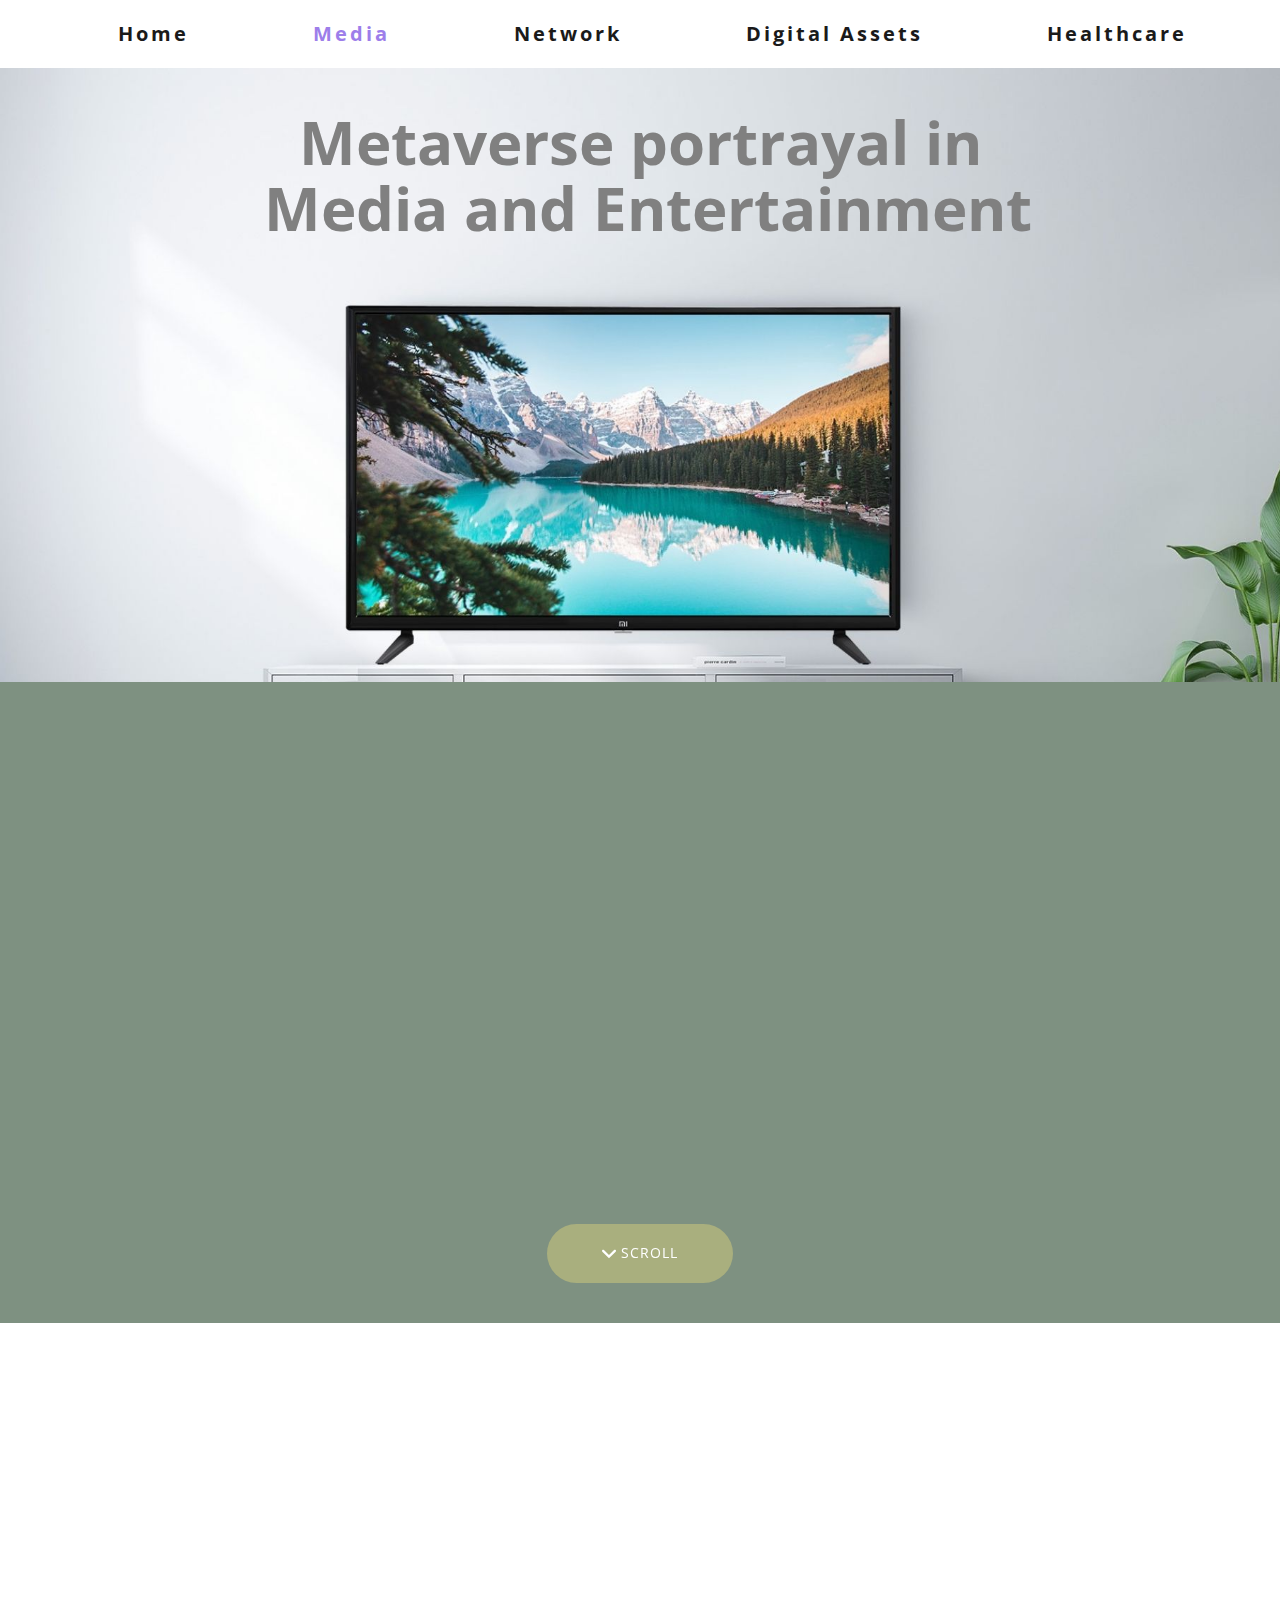
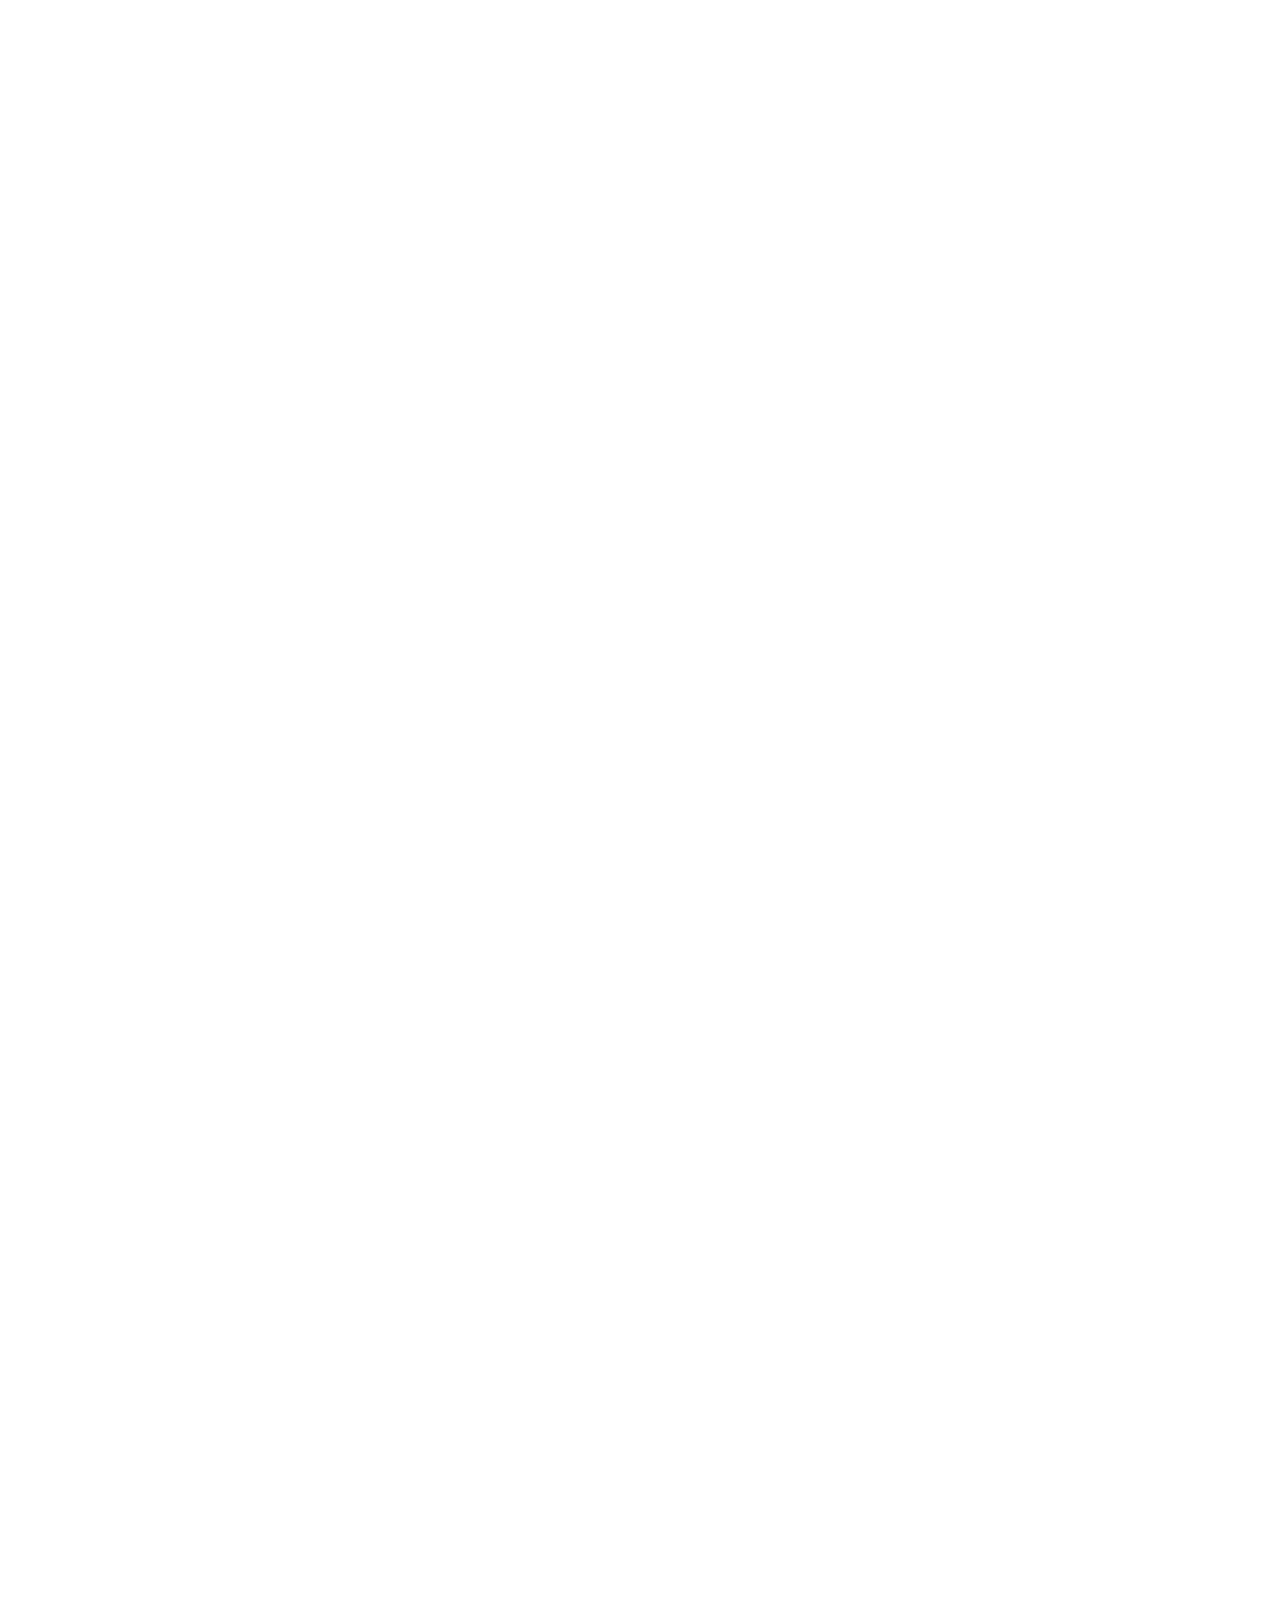
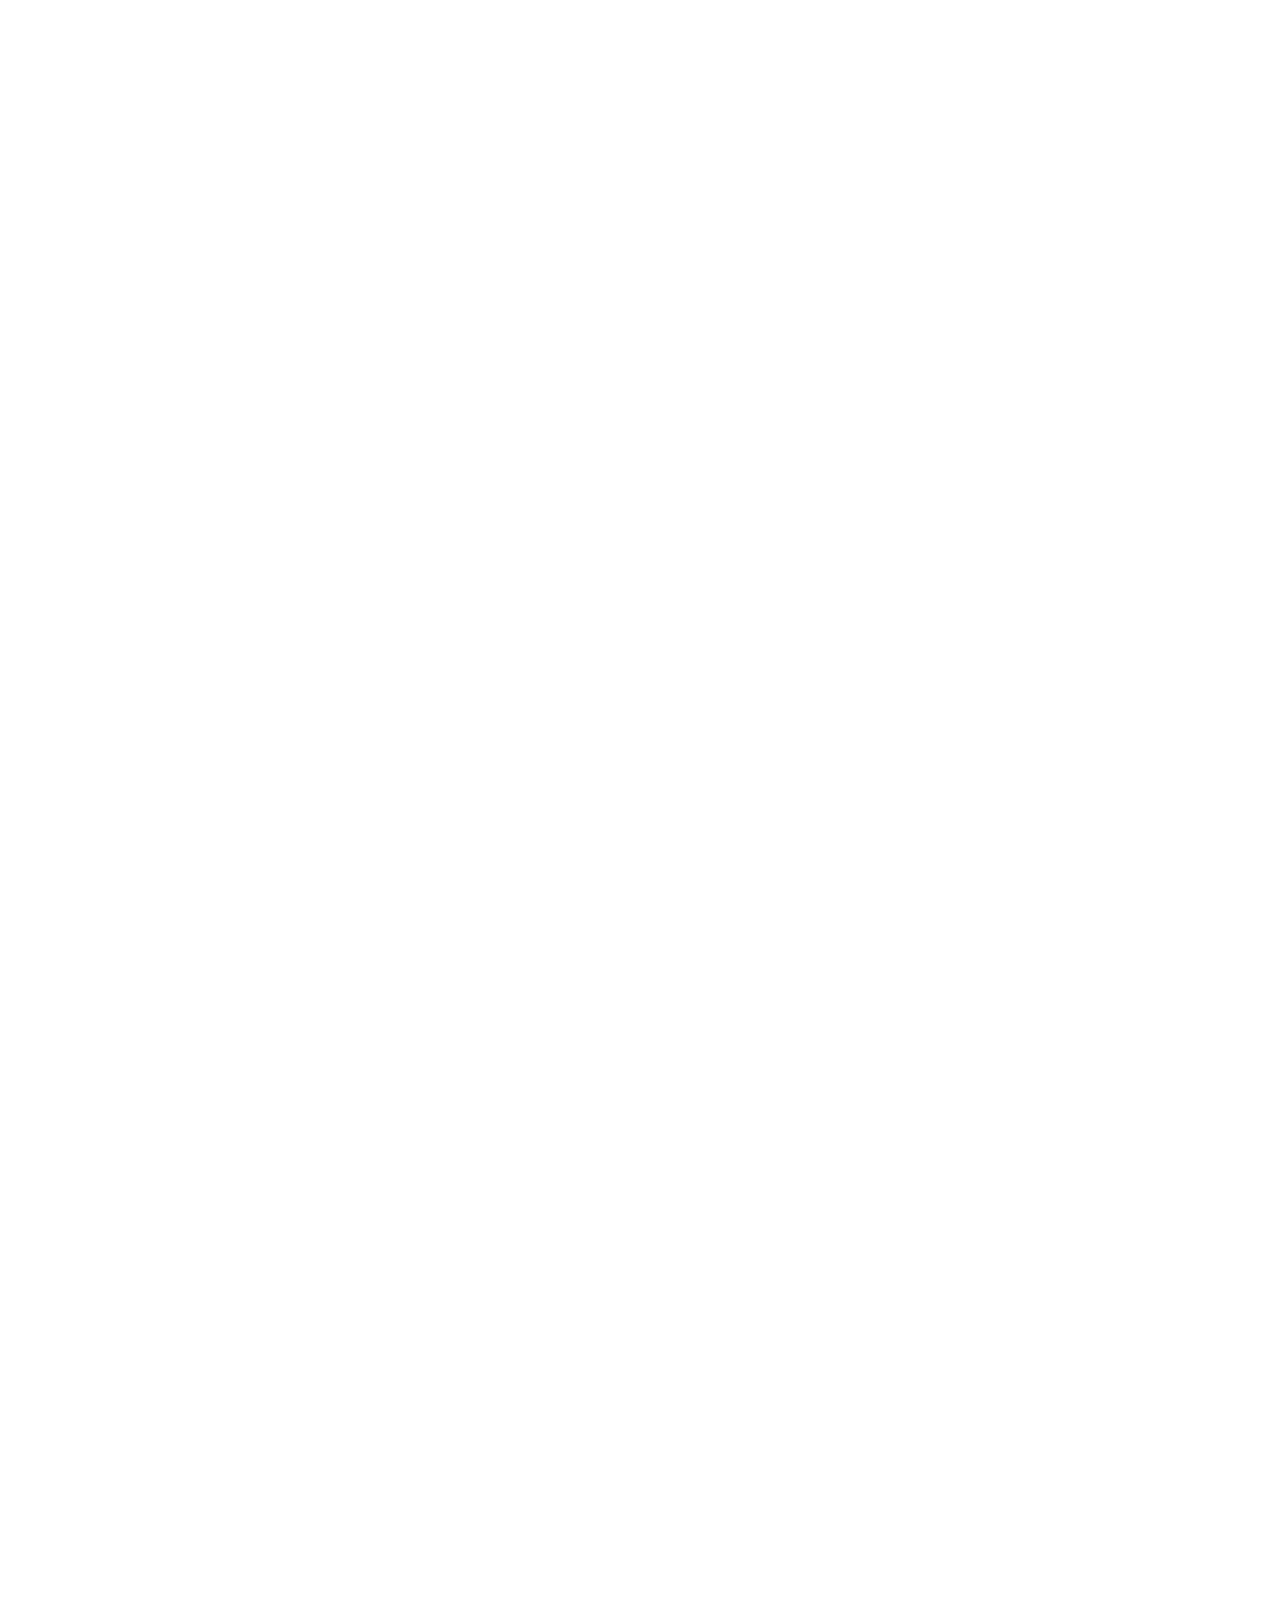
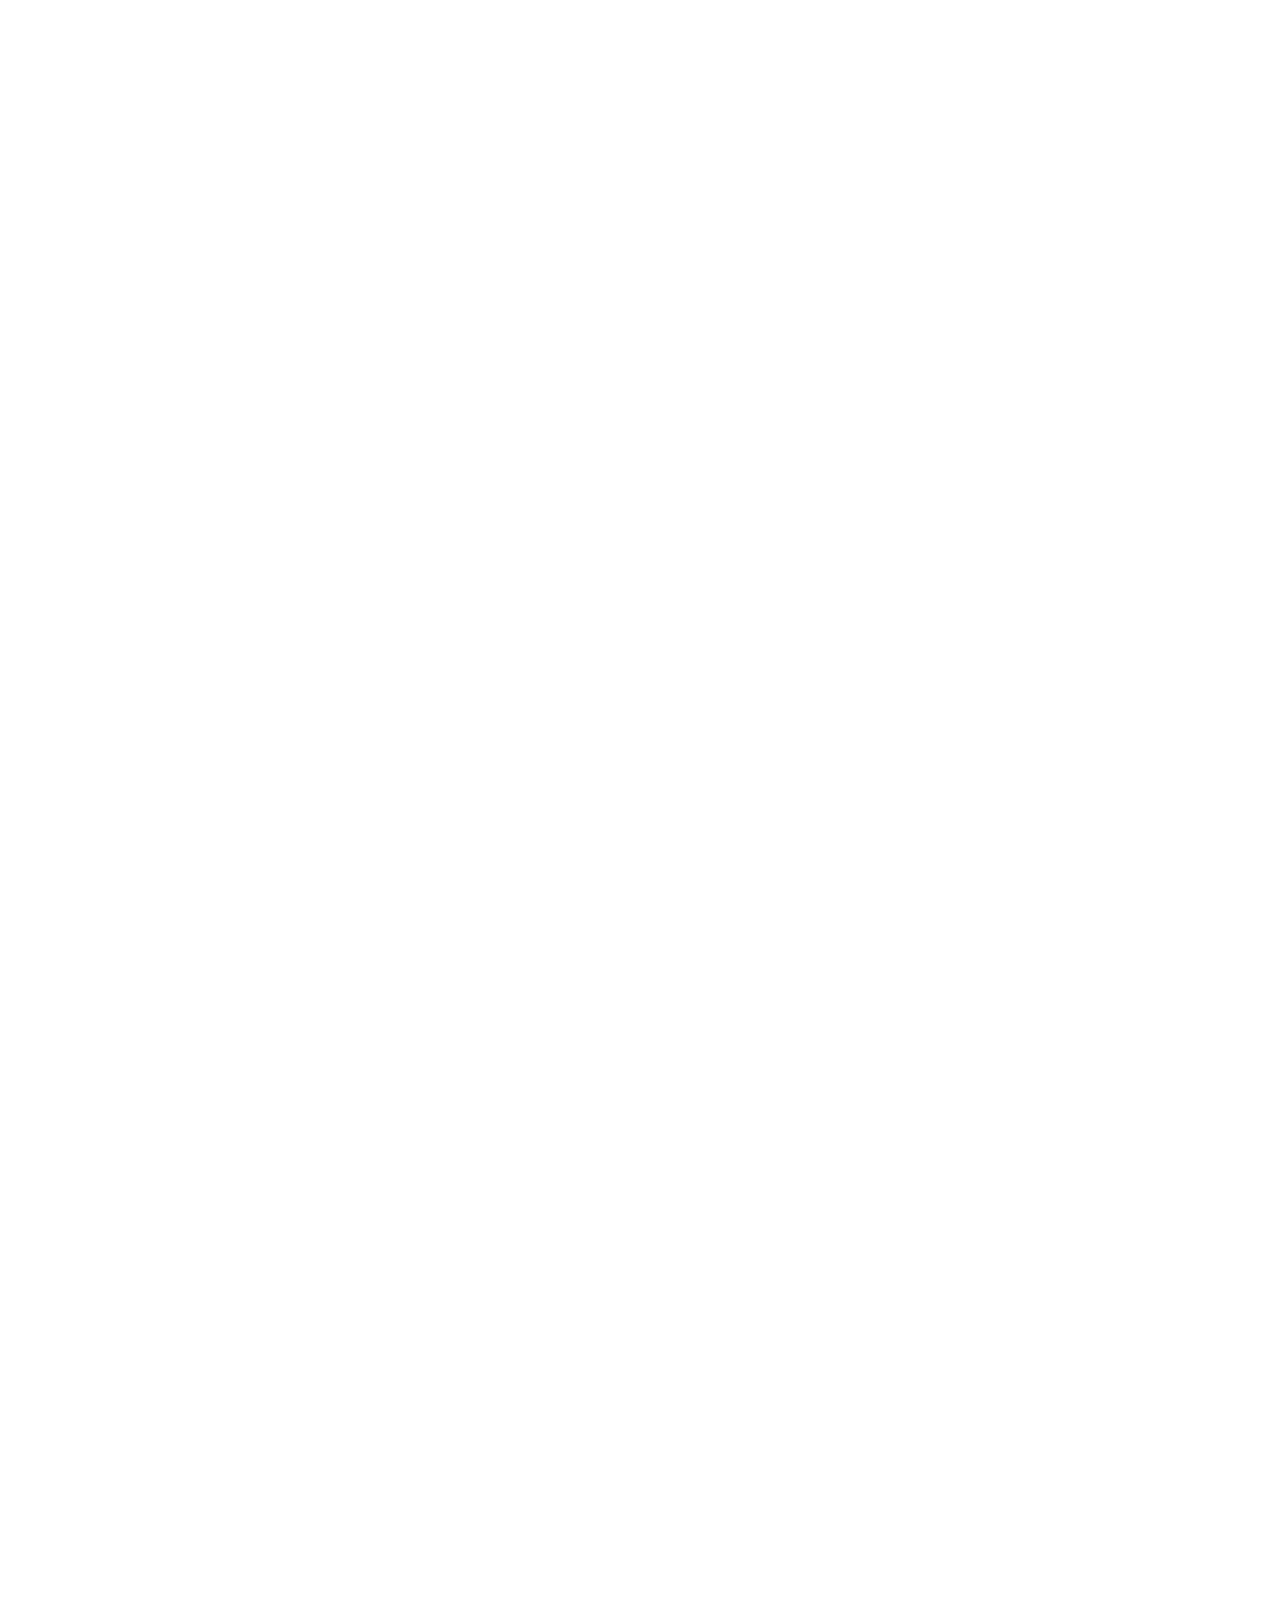
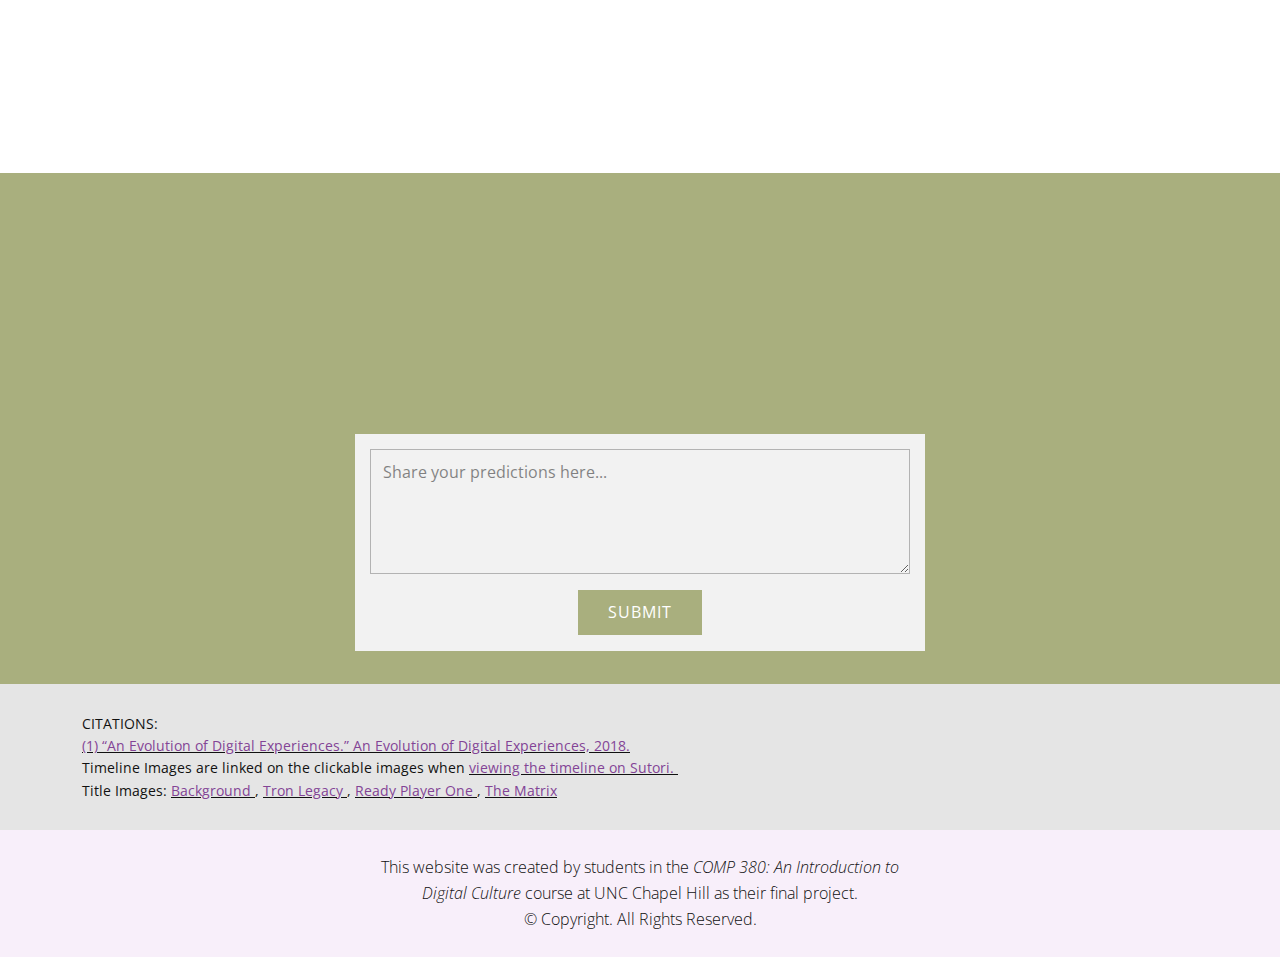
<file: Media.html>
<!DOCTYPE html>
<html style="font-size: 16px;" lang="en">

<head>
  <meta name="viewport" content="width=device-width, initial-scale=1.0">
  <meta charset="utf-8">
  <meta name="keywords" content="Humans for the Future, Human-robot, Robotic Technologies, Concept Cars, Robots and AI">
  <meta name="description" content="">
  <title>Media</title>
  <link rel="stylesheet" href="nicepage.css" media="screen">
  <link rel="stylesheet" href="Media.css" media="screen">
  <script class="u-script" type="text/javascript" src="jquery.js" defer=""></script>
  <script class="u-script" type="text/javascript" src="nicepage.js" defer=""></script>
  <meta name="generator" content="Nicepage 4.21.5, nicepage.com">
  <link id="u-theme-google-font" rel="stylesheet"
    href="https://fonts.googleapis.com/css?family=Open+Sans:300,300i,400,400i,500,500i,600,600i,700,700i,800,800i">






  <script type="application/ld+json">{
		"@context": "http://schema.org",
		"@type": "Organization",
		"name": "380 Final Project"
}</script>
  <meta name="theme-color" content="#834496">
  <meta property="og:title" content="Media">
  <meta property="og:description" content="">
  <meta property="og:type" content="website">
</head>

<body class="u-body u-overlap u-xl-mode" data-lang="en">
  <header class="u-clearfix u-header u-sticky u-sticky-2ed6 u-white u-header" id="sec-edd5">
    <div class="u-clearfix u-sheet u-sheet-1">
      <nav class="u-align-left u-menu u-menu-dropdown u-nav-spacing-25 u-offcanvas u-menu-1" data-responsive-from="XS"
        data-position="">
        <div class="menu-collapse" style="font-size: 1.25rem; font-weight: 700; letter-spacing: 3px;">
          <a class="u-button-style u-custom-active-border-color u-custom-active-color u-custom-border u-custom-border-color u-custom-border-radius u-custom-borders u-custom-hover-border-color u-custom-hover-color u-custom-left-right-menu-spacing u-custom-padding-bottom u-custom-text-active-color u-custom-text-color u-custom-text-decoration u-custom-text-hover-color u-custom-top-bottom-menu-spacing u-nav-link"
            href="#" style="padding: 2px 0px; font-size: calc(1em + 4px);">
            <svg class="u-svg-link" preserveAspectRatio="xMidYMin slice" viewBox="0 0 302 302" style="undefined">
              <use xmlns:xlink="http://www.w3.org/1999/xlink" xlink:href="#svg-7b92"></use>
            </svg>
            <svg xmlns="http://www.w3.org/2000/svg" xmlns:xlink="http://www.w3.org/1999/xlink" version="1.1"
              id="svg-7b92" x="0px" y="0px" viewBox="0 0 302 302" style="enable-background:new 0 0 302 302;"
              xml:space="preserve" class="u-svg-content">
              <g>
                <rect y="36" width="302" height="30"></rect>
                <rect y="236" width="302" height="30"></rect>
                <rect y="136" width="302" height="30"></rect>
              </g>
              <g></g>
              <g></g>
              <g></g>
              <g></g>
              <g></g>
              <g></g>
              <g></g>
              <g></g>
              <g></g>
              <g></g>
              <g></g>
              <g></g>
              <g></g>
              <g></g>
              <g></g>
            </svg>
          </a>
        </div>
        <div class="u-custom-menu u-nav-container">
          <ul class="u-custom-font u-heading-font u-nav u-spacing-20 u-unstyled u-nav-1">
            <li class="u-nav-item"><a
                class="u-border-active-palette-1-base u-border-hover-palette-1-base u-button-style u-nav-link u-text-active-palette-4-light-1 u-text-grey-90 u-text-hover-palette-2-dark-1"
                href="/Home.html" style="padding: 10px 48px;">Home</a>
            </li>
            <li class="u-nav-item"><a
                class="u-border-active-palette-1-base u-border-hover-palette-1-base u-button-style u-nav-link u-text-active-palette-4-light-1 u-text-grey-90 u-text-hover-palette-2-dark-1"
                href="/Media.html" style="padding: 10px 48px;">Media</a>
            </li>
            <li class="u-nav-item"><a
                class="u-border-active-palette-1-base u-border-hover-palette-1-base u-button-style u-nav-link u-text-active-palette-4-light-1 u-text-grey-90 u-text-hover-palette-2-dark-1"
                href="/Social.html" style="padding: 10px 48px;">Network</a>
              <div class="u-nav-popup">
                <ul class="u-h-spacing-57 u-nav u-unstyled u-v-spacing-16">
                  <li class="u-nav-item"><a class="u-button-style u-nav-link u-white" href="/Gaming.html">Gaming</a>
                  </li>
                </ul>
              </div>
            </li>
            <li class="u-nav-item"><a
                class="u-border-active-palette-1-base u-border-hover-palette-1-base u-button-style u-nav-link u-text-active-palette-4-light-1 u-text-grey-90 u-text-hover-palette-2-dark-1"
                href="/Assets.html" style="padding: 10px 48px;">Digital Assets</a>
              <div class="u-nav-popup">
                <ul class="u-h-spacing-57 u-nav u-unstyled u-v-spacing-16">
                  <li class="u-nav-item"><a class="u-button-style u-nav-link u-white" href="/RealEstate.html">Real
                      Estate</a>
                  </li>
                </ul>
              </div>
            </li>
            <li class="u-nav-item"><a
                class="u-border-active-palette-1-base u-border-hover-palette-1-base u-button-style u-nav-link u-text-active-palette-4-light-1 u-text-grey-90 u-text-hover-palette-2-dark-1"
                href="/Healthcare.html" style="padding: 10px 54px 10px 48px;">Healthcare</a>
              <div class="u-nav-popup">
                <ul class="u-h-spacing-57 u-nav u-unstyled u-v-spacing-16">
                  <li class="u-nav-item"><a class="u-button-style u-nav-link u-white" href="/TechHealth.html">Technology
                      in Healthcare</a>
                  </li>
                </ul>
              </div>
            </li>
          </ul>
        </div>
        <div class="u-custom-menu u-nav-container-collapse">
          <div
            class="u-align-center u-container-style u-inner-container-layout u-opacity u-opacity-95 u-palette-1-light-2 u-sidenav">
            <div class="u-inner-container-layout u-sidenav-overflow">
              <div class="u-menu-close"></div>
              <ul
                class="u-align-center u-custom-font u-heading-font u-nav u-popupmenu-items u-spacing-56 u-text-body-alt-color u-unstyled u-nav-5">
                <li class="u-nav-item"><a class="u-button-style u-nav-link" href="/Home.html">Home</a>
                </li>
                <li class="u-nav-item"><a class="u-button-style u-nav-link" href="/Media.html">Media</a>
                </li>
                <li class="u-nav-item"><a class="u-button-style u-nav-link" href="/Social.html">Network</a>
                  <div class="u-nav-popup">
                    <ul class="u-h-spacing-57 u-nav u-unstyled u-v-spacing-16">
                      <li class="u-nav-item"><a class="u-button-style u-nav-link" href="/Gaming.html">Gaming</a>
                      </li>
                    </ul>
                  </div>
                </li>
                <li class="u-nav-item"><a class="u-button-style u-nav-link" href="/Assets.html">Digital Assets</a>
                  <div class="u-nav-popup">
                    <ul class="u-h-spacing-57 u-nav u-unstyled u-v-spacing-16">
                      <li class="u-nav-item"><a class="u-button-style u-nav-link">Real Estate</a>
                      </li>
                    </ul>
                  </div>
                </li>
                <li class="u-nav-item"><a class="u-button-style u-nav-link" href="/Healthcare.html">Healthcare</a>
                  <div class="u-nav-popup">
                    <ul class="u-h-spacing-57 u-nav u-unstyled u-v-spacing-16">
                      <li class="u-nav-item"><a class="u-button-style u-nav-link">Technology in Healthcare</a>
                      </li>
                    </ul>
                  </div>
                </li>
              </ul>
            </div>
          </div>
          <div class="u-menu-overlay u-opacity u-opacity-30 u-white"></div>
        </div>
      </nav>
    </div>
  </header>
  <section class="u-clearfix u-grey-25 u-section-1" id="sec-9703">
    <div class="u-clearfix u-sheet u-sheet-1">
      <img class="u-image u-image-1" src="/images/tv.jpeg" data-image-width="2240" data-image-height="1260">
      <h1 class="u-align-center u-text u-text-grey-50 u-text-1" data-animation-name="customAnimationIn"
        data-animation-duration="2000" data-animation-delay="500" data-animation-direction="">Metaverse portrayal
        in<br>&nbsp;Media and Entertainment
      </h1>
      <img class="u-image u-image-default u-image-2" src="/images/tron.jpeg" alt="" data-image-width="1440"
        data-image-height="2000" data-animation-name="customAnimationIn" data-animation-duration="1000"
        data-animation-delay="1000">
      <img class="u-image u-image-default u-image-3" src="/images/ScreenShot2022-12-01at9.42.21AM.png" alt=""
        data-image-width="451" data-image-height="620" data-animation-name="customAnimationIn"
        data-animation-duration="1000" data-animation-delay="1000">
      <img class="u-image u-image-default u-image-4" src="/images/readyplayerone.jpeg" alt="" data-image-width="1200"
        data-image-height="675" data-animation-name="customAnimationIn" data-animation-duration="1000"
        data-animation-delay="1000">
    </div>
  </section>
  <section class="u-clearfix u-custom-color-6 u-section-2" id="sec-d304">
    <div class="u-clearfix u-sheet u-sheet-1">
      <div class="u-container-style u-expanded-width u-group u-group-1">
        <div class="u-container-layout u-container-layout-1">
          <h5 class="u-text u-text-grey-25 u-text-1" data-animation-name="customAnimationIn"
            data-animation-duration="1000" data-animation-delay="250">History</h5>
          <h2 class="u-text u-text-body-alt-color u-text-2" data-animation-name="customAnimationIn"
            data-animation-duration="2250" data-animation-delay="750">It had to start somewhere...</h2>
          <p class="u-text u-text-grey-10 u-text-3" data-animation-name="customAnimationIn"
            data-animation-duration="1500" data-animation-delay="1000">Immersive and digital experiences have been in
            the forefront of the future for humans for over a century. The term 'Metaverse' has become a part of our
            daily vernacular, but when was it originally coined? Scroll below to explore the history of the Metaverse,
            before it was given a name and before it was close to becoming a reality. We highlight the pivotal moments
            in history across technology, culture and behavior that have led us to the extraordinary virtual experiences
            we’re creating today.&nbsp;<br>
            <br>
            <span style="font-style: italic;">Use the color codes below to identify the historical events that had a
              significant impact on media and technology as you browse this timeline —<br>
              <br>&nbsp;Purple: Cultural Moment, Blue: Technology Milestone, Orange: Behavior Shift
            </span>
            <br>
          </p><span class="u-file-icon u-icon u-text-grey-70 u-icon-1" data-animation-name="customAnimationIn"
            data-animation-duration="1000" data-animation-delay="1500" data-href="/Media.html#sec-4be9"><img
              src="/images/8185860-9f9a6c13.png" alt=""></span>
        </div>
      </div>
      <a href="/Media.html#sec-5b73"
        class="u-border-none u-btn u-btn-round u-button-style u-custom-color-7 u-hover-custom-color-8 u-radius-50 u-btn-1"
        data-animation-name="pulse" data-animation-duration="2000" data-animation-direction=""
        data-animation-delay="2000"><span class="u-icon"><svg class="u-svg-content" viewBox="0 0 30.727 30.727" x="0px"
            y="0px" style="width: 1em; height: 1em;">
            <path
              d="M29.994,10.183L15.363,24.812L0.733,10.184c-0.977-0.978-0.977-2.561,0-3.536c0.977-0.977,2.559-0.976,3.536,0   l11.095,11.093L26.461,6.647c0.977-0.976,2.559-0.976,3.535,0C30.971,7.624,30.971,9.206,29.994,10.183z">
            </path>
          </svg><img></span>&nbsp;Scroll
      </a>
    </div>
  </section>
  <section class="u-clearfix u-section-3" id="sec-5b73">
    <div class="u-clearfix u-sheet u-valign-middle u-sheet-1">
      <div class="u-clearfix u-custom-html u-expanded u-custom-html-1">
        <script src="https://assets.sutori.com/frontend-assets/assets/iframeResizer.js"></script>
        <iframe src="https://www.sutori.com/en/story/evolution-of-the-metaverse--qRtVYV9UAuqgs4xcWYj2WsVz/embed"
          scrolling="no" width="100%" height="5760" frameborder="0" allowfullscreen=""></iframe>
        <script src="https://assets.sutori.com/frontend-assets/assets/iframeResizer.executer.js"></script>
      </div>
    </div>
  </section>
  <section class="u-clearfix u-custom-color-7 u-section-4" id="sec-ea69">
    <div class="u-clearfix u-sheet u-sheet-1">
      <div class="u-container-style u-expanded-width u-group u-group-1">
        <div class="u-container-layout u-container-layout-1">
          <h5 class="u-text u-text-grey-15 u-text-1" data-animation-name="customAnimationIn"
            data-animation-duration="1000" data-animation-delay="250">Poll</h5>
          <h2 class="u-text u-text-2" data-animation-name="customAnimationIn" data-animation-duration="2250"
            data-animation-delay="750">What do you think is next?</h2>
          <p class="u-text u-text-3" data-animation-name="customAnimationIn" data-animation-duration="1500"
            data-animation-delay="1000">Based on what you have just learned about the evolution of the Metaverse, what
            do you predict our digital experiences will look like in 5 years from now? What about 10 years?</p>
        </div>
      </div>
      <div class="u-form u-grey-5 u-form-1">
        <form action="https://forms.nicepagesrv.com/Form/Process"
          class="u-clearfix u-form-spacing-15 u-form-vertical u-inner-form" style="padding: 15px;" source="email"
          name="form">
          <div class="u-form-group u-form-message u-label-none">
            <label for="message-6797" class="u-label">Address</label>
            <textarea placeholder="Share your predictions here..." rows="4" cols="50" id="message-6797" name="message"
              class="u-border-1 u-border-grey-30 u-input u-input-rectangle" required=""></textarea>
          </div>
          <div class="u-align-center u-form-group u-form-submit">
            <a href="#"
              class="u-active-custom-color-6 u-border-none u-btn u-btn-submit u-button-style u-custom-color-7 u-hover-custom-color-8 u-btn-1">Submit</a>
            <input type="submit" value="submit" class="u-form-control-hidden">
          </div>
          <div class="u-form-send-message u-form-send-success">Thank you! Your message has been sent.</div>
          <div class="u-form-send-error u-form-send-message">Unable to send your message. Please fix errors then try
            again.</div>
          <input type="hidden" value="" name="recaptchaResponse">
          <input type="hidden" name="formServices" value="35783228082334ca58cef023efffa7da">
        </form>
      </div>
    </div>
  </section>
  <section class="u-clearfix u-grey-10 u-section-5" id="sec-4be9">
    <div class="u-clearfix u-sheet u-valign-middle u-sheet-1">
      <p class="u-small-text u-text u-text-variant u-text-1">
        <span style="font-weight: 400;">CITA​TIONS:</span>
        <br>
        <span style="text-decoration: underline !important;">
          <a href="https://metaverse-timeline.com/"
            class="u-active-none u-border-none u-btn u-button-link u-button-style u-hover-none u-none u-text-palette-1-base u-btn-1"
            target="_blank">(1)&nbsp;“An Evolution of Digital Experiences.” An Evolution of Digital Experiences,
            2018.</a>
        </span>
        <br>Timeline Images are linked on the clickable images when <span
          style="text-decoration: underline !important;">
          <a href="https://www.sutori.com/en/story/--qRtVYV9UAuqgs4xcWYj2WsVz"
            class="u-active-none u-border-none u-btn u-button-link u-button-style u-hover-none u-none u-text-palette-1-base u-btn-2"
            target="_blank">viewing the timeline on Sutori.</a>
        </span>&nbsp;<br>Title Images: <span style="text-decoration: underline !important;">
          <a href="https://cdn.mos.cms.futurecdn.net/BwSR4PFK3i5ZyhFEmZUBMS-320-80.jpg"
            class="u-active-none u-border-none u-btn u-button-link u-button-style u-hover-none u-none u-text-palette-1-base u-btn-3"
            target="_blank">Background</a>
        </span>, <span style="text-decoration: underline !important;">
          <a href="https://cdn.shopify.com/s/files/1/0037/8008/3782/products/IMG_9439_720x@2x.jpg?v=1663064182"
            class="u-active-none u-border-none u-btn u-button-link u-button-style u-hover-none u-none u-text-palette-1-base u-btn-4"
            target="_blank">Tron Legacy</a>
        </span>, <span style="text-decoration: underline !important;">
          <a href="https://media.newyorker.com/photos/5ac290e58dea2536060a29cf/master/w_2560%2Cc_limit/Brody-Ready-Player-One.jpg"
            class="u-active-none u-border-none u-btn u-button-link u-button-style u-hover-none u-none u-text-palette-1-base u-btn-5"
            target="_blank">Ready Player One</a>
        </span>, <span style="text-decoration: underline !important;">
          <a href="http://cdn.shopify.com/s/files/1/0037/8008/3782/products/IMG_8893.jpg?v=1659453869"
            class="u-active-none u-border-none u-btn u-button-link u-button-style u-hover-none u-none u-text-palette-1-base u-btn-6"
            target="_blank">The Matrix</a>
        </span>
        <span style="text-decoration: underline !important;"></span>
      </p>
    </div>
  </section>


  <footer class="u-clearfix u-footer u-palette-1-light-3 u-footer" id="sec-f2e8">
    <div class="u-clearfix u-sheet u-valign-middle u-sheet-1">
      <div class="u-align-center u-container-style u-group u-group-1">
        <div class="u-container-layout">
          <p class="u-text u-text-1">This website was created by students in the <span style="font-style: italic;">COMP
              380: An Introduction to Digital Culture<span style="font-style: normal;"> course at UNC Chapel Hill as
                their final project.</span>
            </span>
            <br>© Copyright. All Rights Reserved.
          </p>
        </div>
      </div>
    </div>
  </footer>

</body>

</html>
</file>
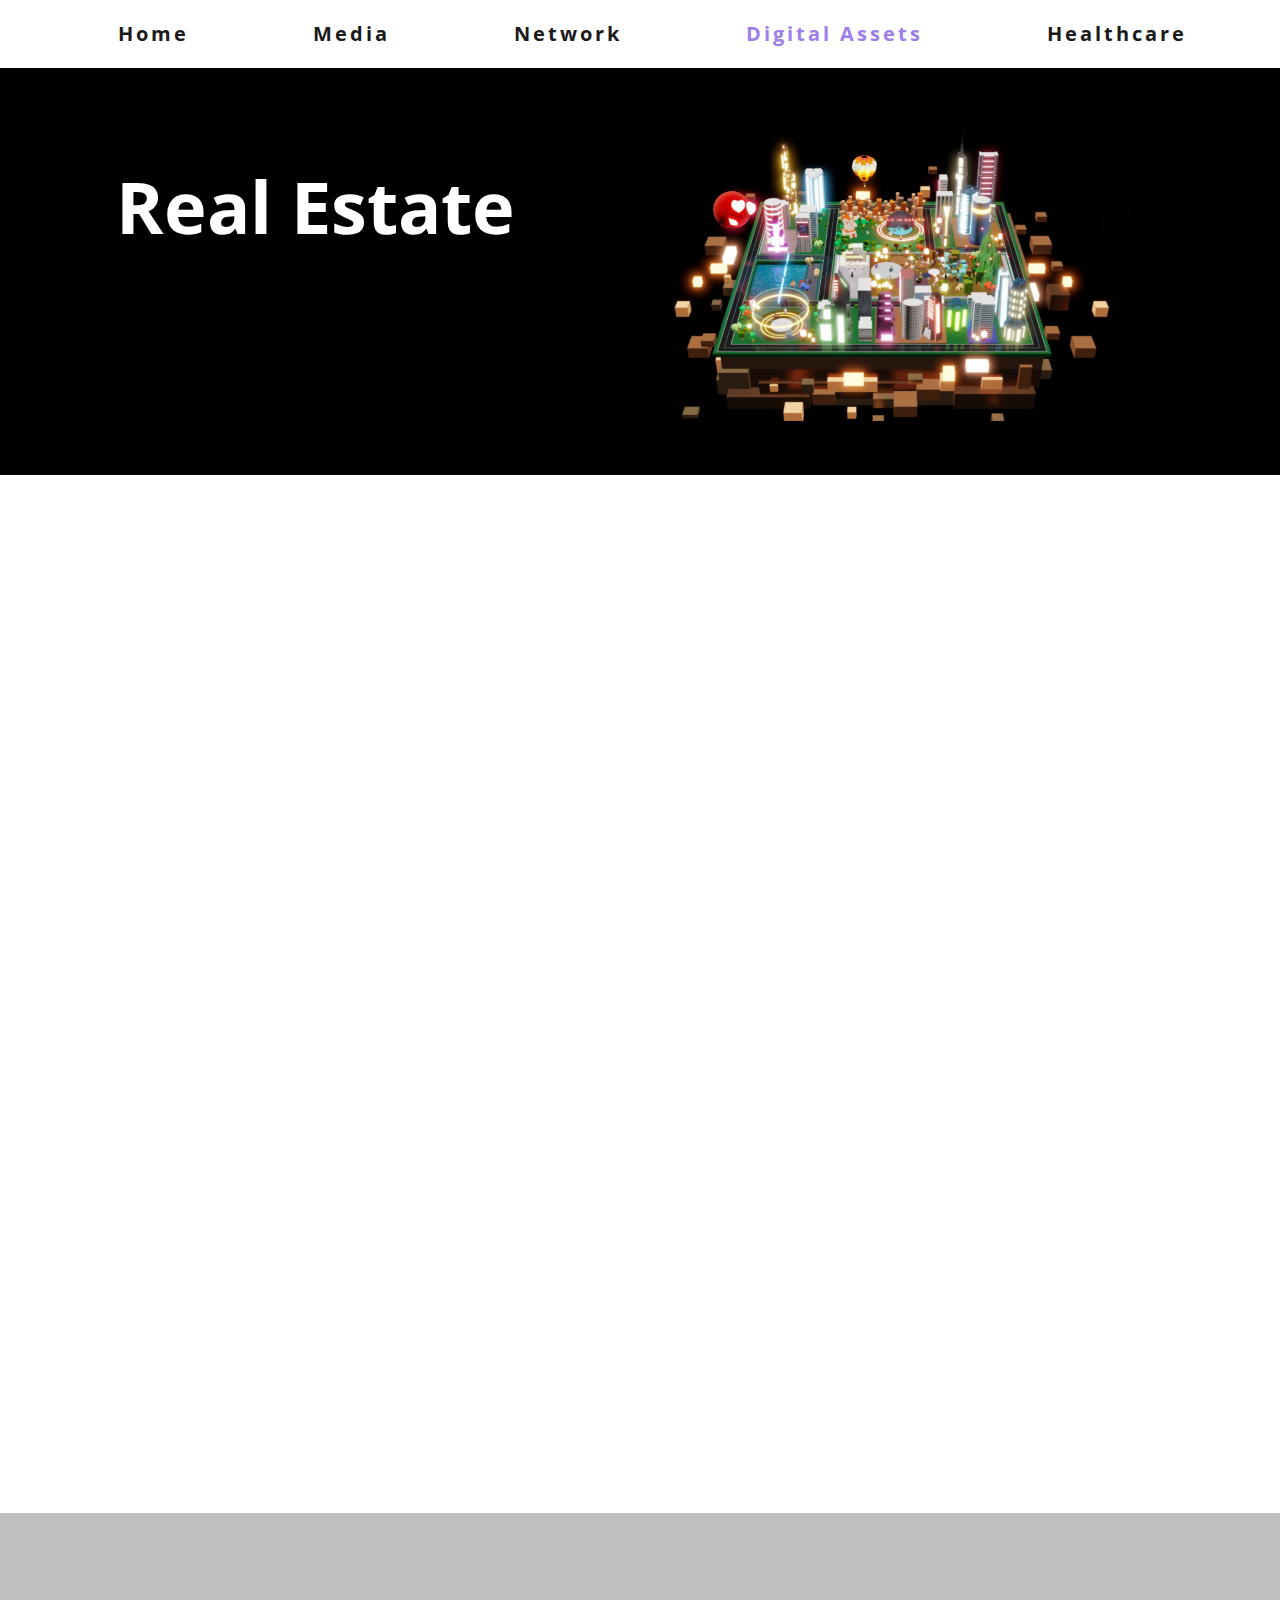
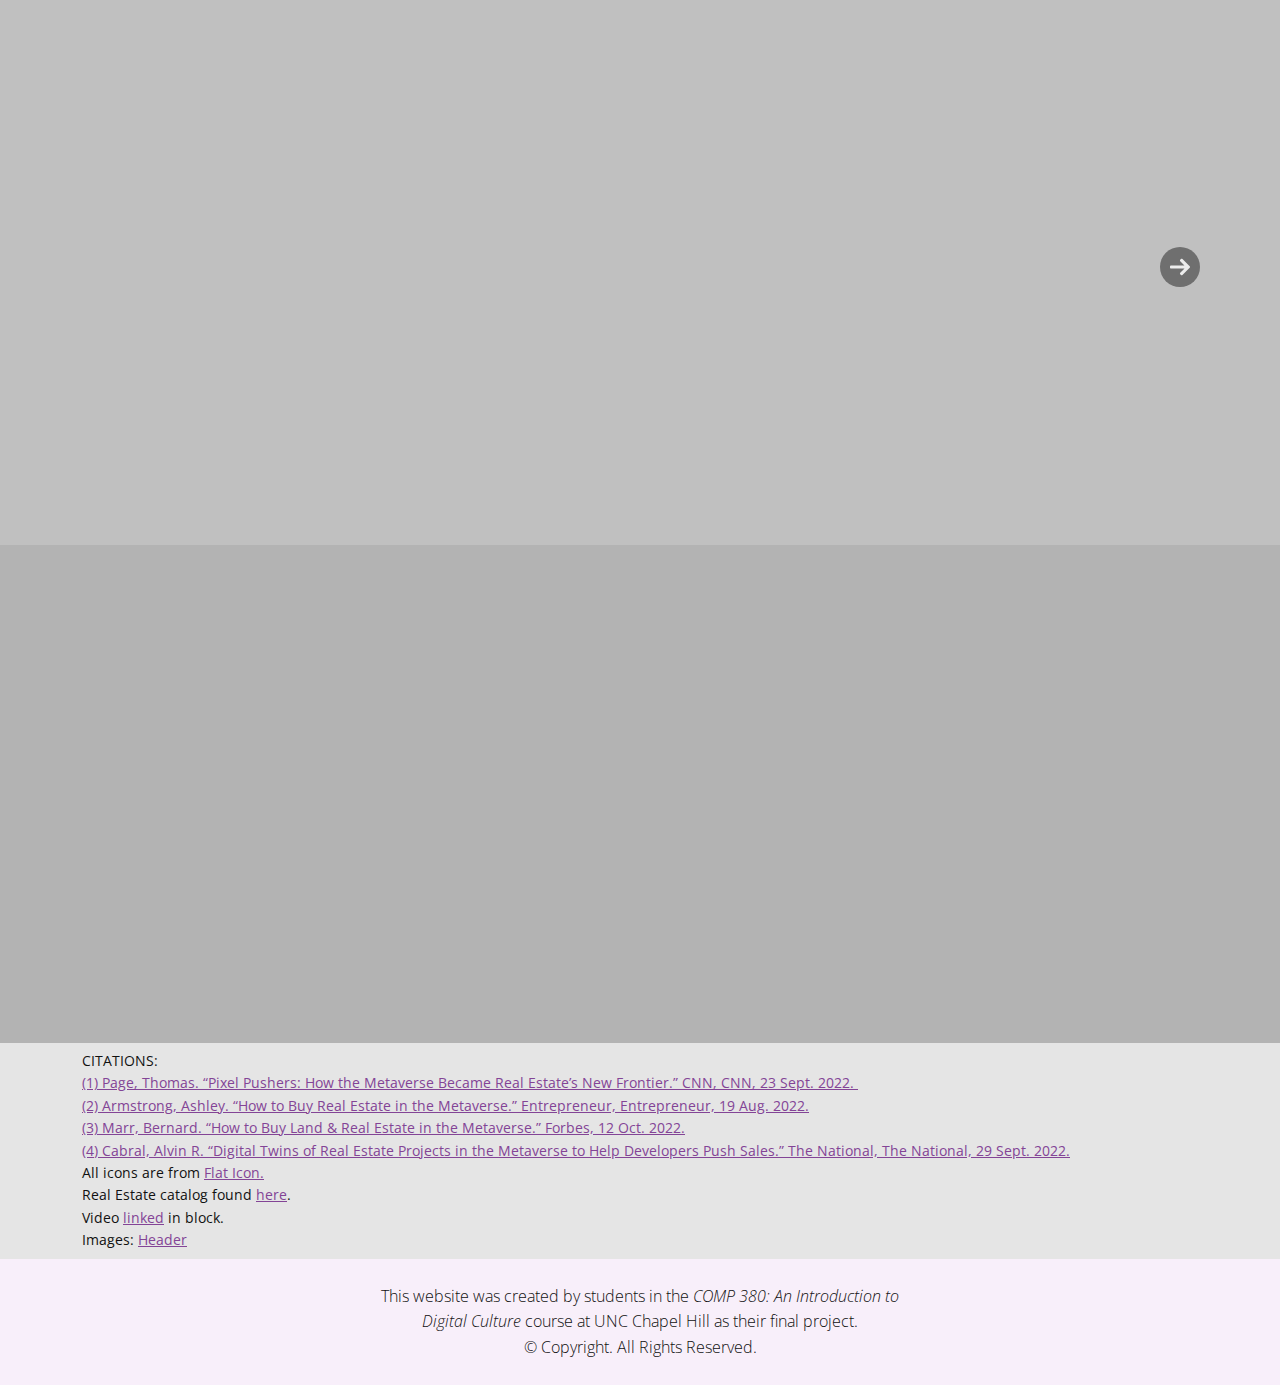
<file: RealEstate.html>
<!DOCTYPE html>
<html style="font-size: 16px;" lang="en">

<head>
  <meta name="viewport" content="width=device-width, initial-scale=1.0">
  <meta charset="utf-8">
  <meta name="keywords" content="Humans for the Future, Human-robot, Robotic Technologies, Concept Cars, Robots and AI">
  <meta name="description" content="">
  <title>Real Estate</title>
  <link rel="stylesheet" href="nicepage.css" media="screen">
  <link rel="stylesheet" href="RealEstate.css" media="screen">
  <script class="u-script" type="text/javascript" src="jquery.js" defer=""></script>
  <script class="u-script" type="text/javascript" src="nicepage.js" defer=""></script>
  <meta name="generator" content="Nicepage 4.21.5, nicepage.com">
  <link id="u-theme-google-font" rel="stylesheet"
    href="https://fonts.googleapis.com/css?family=Open+Sans:300,300i,400,400i,500,500i,600,600i,700,700i,800,800i">




  <script type="application/ld+json">{
		"@context": "http://schema.org",
		"@type": "Organization",
		"name": "380 Final Project"
}</script>
  <meta name="theme-color" content="#834496">
  <meta property="og:title" content="Assets">
  <meta property="og:description" content="">
  <meta property="og:type" content="website">
</head>

<body class="u-body u-xl-mode" data-lang="en">
  <header class="u-clearfix u-header u-sticky u-sticky-2ed6 u-white u-header" id="sec-edd5">
    <div class="u-clearfix u-sheet u-sheet-1">
      <nav class="u-align-left u-menu u-menu-dropdown u-nav-spacing-25 u-offcanvas u-menu-1" data-responsive-from="XS"
        data-position="">
        <div class="menu-collapse" style="font-size: 1.25rem; font-weight: 700; letter-spacing: 3px;">
          <a class="u-button-style u-custom-active-border-color u-custom-active-color u-custom-border u-custom-border-color u-custom-border-radius u-custom-borders u-custom-hover-border-color u-custom-hover-color u-custom-left-right-menu-spacing u-custom-padding-bottom u-custom-text-active-color u-custom-text-color u-custom-text-decoration u-custom-text-hover-color u-custom-top-bottom-menu-spacing u-nav-link"
            href="#" style="padding: 2px 0px; font-size: calc(1em + 4px);">
            <svg class="u-svg-link" preserveAspectRatio="xMidYMin slice" viewBox="0 0 302 302" style="undefined">
              <use xmlns:xlink="http://www.w3.org/1999/xlink" xlink:href="#svg-7b92"></use>
            </svg>
            <svg xmlns="http://www.w3.org/2000/svg" xmlns:xlink="http://www.w3.org/1999/xlink" version="1.1"
              id="svg-7b92" x="0px" y="0px" viewBox="0 0 302 302" style="enable-background:new 0 0 302 302;"
              xml:space="preserve" class="u-svg-content">
              <g>
                <rect y="36" width="302" height="30"></rect>
                <rect y="236" width="302" height="30"></rect>
                <rect y="136" width="302" height="30"></rect>
              </g>
              <g></g>
              <g></g>
              <g></g>
              <g></g>
              <g></g>
              <g></g>
              <g></g>
              <g></g>
              <g></g>
              <g></g>
              <g></g>
              <g></g>
              <g></g>
              <g></g>
              <g></g>
            </svg>
          </a>
        </div>
        <div class="u-custom-menu u-nav-container">
          <ul class="u-custom-font u-heading-font u-nav u-spacing-20 u-unstyled u-nav-1">
            <li class="u-nav-item"><a
                class="u-border-active-palette-1-base u-border-hover-palette-1-base u-button-style u-nav-link u-text-active-palette-4-light-1 u-text-grey-90 u-text-hover-palette-2-dark-1"
                href="/Home.html" style="padding: 10px 48px;">Home</a>
            </li>
            <li class="u-nav-item"><a
                class="u-border-active-palette-1-base u-border-hover-palette-1-base u-button-style u-nav-link u-text-active-palette-4-light-1 u-text-grey-90 u-text-hover-palette-2-dark-1"
                href="/Media.html" style="padding: 10px 48px;">Media</a>
            </li>
            <li class="u-nav-item"><a
                class="u-border-active-palette-1-base u-border-hover-palette-1-base u-button-style u-nav-link u-text-active-palette-4-light-1 u-text-grey-90 u-text-hover-palette-2-dark-1"
                href="/Social.html" style="padding: 10px 48px;">Network</a>
              <div class="u-nav-popup">
                <ul class="u-h-spacing-57 u-nav u-unstyled u-v-spacing-16">
                  <li class="u-nav-item"><a class="u-button-style u-nav-link u-white" href="/Gaming.html">Gaming</a>
                  </li>
                </ul>
              </div>
            </li>
            <li class="u-nav-item"><a
                class="u-border-active-palette-1-base u-border-hover-palette-1-base u-button-style u-nav-link u-text-active-palette-4-light-1 u-text-grey-90 u-text-hover-palette-2-dark-1"
                href="/Assets.html" style="padding: 10px 48px;">Digital Assets</a>
              <div class="u-nav-popup">
                <ul class="u-h-spacing-57 u-nav u-unstyled u-v-spacing-16">
                  <li class="u-nav-item"><a class="u-button-style u-nav-link u-white" href="/RealEstate.html">Real
                      Estate</a>
                  </li>
                </ul>
              </div>
            </li>
            <li class="u-nav-item"><a
                class="u-border-active-palette-1-base u-border-hover-palette-1-base u-button-style u-nav-link u-text-active-palette-4-light-1 u-text-grey-90 u-text-hover-palette-2-dark-1"
                href="/Healthcare.html" style="padding: 10px 54px 10px 48px;">Healthcare</a>
              <div class="u-nav-popup">
                <ul class="u-h-spacing-57 u-nav u-unstyled u-v-spacing-16">
                  <li class="u-nav-item"><a class="u-button-style u-nav-link u-white" href="/TechHealth.html">Technology
                      in Healthcare</a>
                  </li>
                </ul>
              </div>
            </li>
          </ul>
        </div>
        <div class="u-custom-menu u-nav-container-collapse">
          <div
            class="u-align-center u-container-style u-inner-container-layout u-opacity u-opacity-95 u-palette-1-light-2 u-sidenav">
            <div class="u-inner-container-layout u-sidenav-overflow">
              <div class="u-menu-close"></div>
              <ul
                class="u-align-center u-custom-font u-heading-font u-nav u-popupmenu-items u-spacing-56 u-text-body-alt-color u-unstyled u-nav-5">
                <li class="u-nav-item"><a class="u-button-style u-nav-link" href="/Home.html">Home</a>
                </li>
                <li class="u-nav-item"><a class="u-button-style u-nav-link" href="/Media.html">Media</a>
                </li>
                <li class="u-nav-item"><a class="u-button-style u-nav-link" href="/Social.html">Network</a>
                  <div class="u-nav-popup">
                    <ul class="u-h-spacing-57 u-nav u-unstyled u-v-spacing-16">
                      <li class="u-nav-item"><a class="u-button-style u-nav-link" href="/Gaming.html">Gaming</a>
                      </li>
                    </ul>
                  </div>
                </li>
                <li class="u-nav-item"><a class="u-button-style u-nav-link" href="/Assets.html">Digital Assets</a>
                  <div class="u-nav-popup">
                    <ul class="u-h-spacing-57 u-nav u-unstyled u-v-spacing-16">
                      <li class="u-nav-item"><a class="u-button-style u-nav-link">Real Estate</a>
                      </li>
                    </ul>
                  </div>
                </li>
                <li class="u-nav-item"><a class="u-button-style u-nav-link" href="/Healthcare.html">Healthcare</a>
                  <div class="u-nav-popup">
                    <ul class="u-h-spacing-57 u-nav u-unstyled u-v-spacing-16">
                      <li class="u-nav-item"><a class="u-button-style u-nav-link">Technology in Healthcare</a>
                      </li>
                    </ul>
                  </div>
                </li>
              </ul>
            </div>
          </div>
          <div class="u-menu-overlay u-opacity u-opacity-30 u-white"></div>
        </div>
      </nav>
    </div>
  </header>

  <section class="u-black u-clearfix u-section-6" id="sec-404b">
    <div class="u-clearfix u-sheet u-sheet-1">
      <img class="infinite u-image u-image-default u-image-1" src="/images/realestate.png" alt=""
        data-image-width="1200" data-image-height="580" data-animation-name="pulse" data-animation-duration="2000"
        data-animation-direction="">
      <h1 class="u-text u-text-default u-title u-text-1" data-animation-name="customAnimationIn"
        data-animation-duration="2000">Real Estate</h1>
      <h4 class="u-text u-text-default u-text-2" data-animation-name="customAnimationIn" data-animation-duration="2000"
        data-animation-delay="1000">Build your dream house in the Metaverse</h4>
    </div>
  </section>
  <section class="u-clearfix u-white u-section-7" id="carousel_fd72">
    <div class="u-clearfix u-sheet u-sheet-1">
      <div class="u-container-style u-expanded-width u-group u-group-1">
        <div class="u-container-layout u-container-layout-1">
          <h5 class="u-text u-text-1" data-animation-name="customAnimationIn" data-animation-duration="2250"
            data-animation-delay="750">Applications of Meta Real Estate</h5>
          <p class="u-text u-text-grey-90 u-text-2" data-animation-name="customAnimationIn"
            data-animation-duration="1500" data-animation-delay="1000">In various metaverse platforms like The Sandbox,
            Decentraland, Cryptovoxels, and Somnium Space brands, businesses, regular users, and celebrities like Snoop
            Dogg and Paris Hilton have purchased one-of-a-kind NFT real estate plots. With this purchase, they can use,
            develop, rent, and resell the land. Before purchasing virtual real estate, investors do similar due
            diligence as they would for physical real estate. Metaverse brokerage websites allow investors to compare
            prices, view land information, and determine proximity to transportation and other attractions.
            <span class="u-file-icon u-icon u-icon-5" data-href="/RealEstate.html#carousel_bb11"
              data-animation-name="customAnimationIn" data-animation-duration="1000" data-animation-delay="1000"><img
                src="/images/8204029.png" alt=""></span>
            <br>
            <br>
            For example, in Decentraland plazas (spawn points where players first drop into the game) are not for
            sale resulting in the surrounding land being prime real estate. Similar to physical, commercial real
            estate, having high foot traffic surrounding a plot of land makes it more valuable because it allows
            for increased brand visibility leading to more sales and marketing opportunities. However, one threat to
            the value of metaverse real estate is the artificial scarcity that underpins its value. In the real world,
            “…land has consistently increased in value largely due to the fact it is a finite resource, and the
            population of people interested in owning it is constantly growing." In the virtual world, this is
            different since the amount of land available is potentially unlimited. While big platforms currently have
            limits on the amount of land, enforcing artificial scarcity, there is no guarantee platforms in the future
            cannot create as many plots as desired to meet demand.
            <span class="u-file-icon u-icon u-icon-5" data-href="/RealEstate.html#carousel_bb11"
              data-animation-name="customAnimationIn" data-animation-duration="1000" data-animation-delay="1000"><img
                src="/images/8185958.png" alt=""></span>
            <br>
            <br>
            With imagination being the only limitation, some buy properties to generate revenue or strictly for
            recreational use. Specifically, investors can build retail spaces, ticketed experiences (concerts, games,
            art galleries, showrooms, events, etc.), marketplaces, advertising space, or simply a place to host clients
            and friends. According to McKinsey, the impacts of the metaverse on retail will be drastic; e-commerce in
            the metaverse could have up to $2.6 trillion market impact by 2030. To help capture this market
            opportunity, brands like Sotheby’s have hired metaverse architects and developers to build galleries for the
            auction house. Additionally, Elvis Presley’s estate has partnered with developers to provide an official
            Elvis Presley Experience in The Sandbox and Decentraland. In this experience, the partnership will release
            1,935 Elvis Genesis NFTs, and users can build Elvis avatars, interact with other impersonators, trade
            digital relics, and attend a block party.
            <span class="u-file-icon u-icon u-icon-5" data-href="/RealEstate.html#carousel_bb11"
              data-animation-name="customAnimationIn" data-animation-duration="1000" data-animation-delay="1000"><img
                src="/images/8185860.png" alt=""></span>
          </p>
        </div>
      </div>
    </div>
  </section>

  <section class="u-clearfix u-grey-25 u-section-8" id="carousel_ca18">
    <div class="u-clearfix u-sheet u-sheet-1">
      <h5 class="u-text u-text-default u-text-1" data-animation-name="customAnimationIn" data-animation-duration="1500"
        data-animation-direction="" data-animation-delay="500">View Past listings:</h5>
      <div class="u-expanded-width u-layout-horizontal u-list u-list-1">
        <div class="u-repeater u-repeater-1">
          <div class="u-align-left u-container-style u-grey-5 u-list-item u-repeater-item u-list-item-1"
            data-animation-name="customAnimationIn" data-animation-duration="1000" data-animation-direction=""
            data-animation-delay="1250">
            <div class="u-container-layout u-similar-container u-valign-bottom u-container-layout-1">
              <img class="u-expanded-width u-image u-image-default u-image-1" alt="" data-image-width="705"
                data-image-height="439" src="/images/fashst.jpeg"
                data-href="https://opensea.io/assets/ethereum/0x41a322b28d0ff354040e2cbc676f0320d8c8850d/1154"
                data-target="_blank">
              <h4 class="u-align-right u-text u-text-2">Fashion Street Estate<br>
                <br>
              </h4>
              <p class="u-text u-text-grey-50 u-text-3"> Metaverse: Decentraland<br>Price:&nbsp;$2,420,000 (618,000
                $MANA)
              </p>
            </div>
          </div>
          <div class="u-align-left u-container-style u-grey-5 u-list-item u-repeater-item u-list-item-2"
            data-animation-name="customAnimationIn" data-animation-duration="1000" data-animation-direction=""
            data-animation-delay="1250">
            <div class="u-container-layout u-similar-container u-valign-bottom u-container-layout-2">
              <img class="u-expanded-width u-image u-image-default u-image-2" alt="" data-image-width="909"
                data-image-height="645" src="/images/genplot.png"
                data-href="https://medium.com/axie-infinity/everything-you-need-to-know-about-the-axie-infinity-land-sale-in-one-place-2e0a876b4512"
                data-target="_blank">
              <h4 class="u-align-right u-text u-text-4">Genesis Plot<br>
                <br>
              </h4>
              <p class="u-text u-text-grey-50 u-text-5"> Universe: Axie Infinity<br>Price:&nbsp;$2,330,000 (550 ETH)
              </p>
            </div>
          </div>
          <div class="u-align-left u-container-style u-grey-5 u-list-item u-repeater-item u-list-item-3"
            data-animation-name="customAnimationIn" data-animation-duration="1000" data-animation-direction=""
            data-animation-delay="1250">
            <div class="u-container-layout u-similar-container u-valign-bottom u-container-layout-3">
              <img class="u-expanded-width u-image u-image-default u-image-3" alt="" data-image-width="2000"
                data-image-height="2000" src="/images/sandbox.png" data-href="https://everyrealm.com/fantasy-islands"
                data-target="_blank">
              <h4 class="u-align-right u-text u-text-6">Fantasy Islands<br>
                <br>
              </h4>
              <p class="u-text u-text-grey-50 u-text-7"> Universe: Decentraland<br>Price: &nbsp;$4,300,000
              </p>
            </div>
          </div>
          <div class="u-align-left u-container-style u-grey-5 u-list-item u-repeater-item u-list-item-4"
            data-animation-name="customAnimationIn" data-animation-duration="1000" data-animation-direction=""
            data-animation-delay="1250">
            <div class="u-container-layout u-similar-container u-valign-bottom u-container-layout-4">
              <img class="u-expanded-width u-image u-image-default u-image-4" alt="" data-image-width="768"
                data-image-height="432" src="/images/cover.jpeg"
                data-href="https://medium.com/@TCG_World/tcg-world-announces-5-000-000-purchase-in-commercial-real-estate-with-new-partners-curzio-research-dd49c62c7adf"
                data-target="_blank">
              <h4 class="u-align-right u-text u-text-8"> Curzio Research X<br>
                <br>
              </h4>
              <p class="u-text u-text-grey-50 u-text-9"> Universe: TCG World<br>Price:&nbsp;$5,000,000
              </p>
            </div>
          </div>
          <div class="u-align-left u-container-style u-grey-5 u-list-item u-repeater-item u-list-item-5"
            data-animation-name="customAnimationIn" data-animation-duration="1000" data-animation-direction=""
            data-animation-delay="1250">
            <div class="u-container-layout u-similar-container u-valign-bottom u-container-layout-5">
              <img class="u-expanded-width u-image u-image-default u-image-5" alt="" data-image-width="500"
                data-image-height="500" src="/images/landparcel.png"
                data-href="https://decrypt.co/73895/decentraland-nft-real-estate-ethereum-metaverse-record"
                data-target="_blank">
              <h4 class="u-align-right u-text u-text-10"> Land Parcel #4247<br>
                <br>
              </h4>
              <p class="u-text u-text-grey-50 u-text-11"> Universe: Decentraland<br>Price:&nbsp;$914,000
              </p>
            </div>
          </div>
          <div class="u-align-left u-container-style u-grey-5 u-list-item u-repeater-item u-list-item-6"
            data-animation-name="customAnimationIn" data-animation-duration="1000" data-animation-direction=""
            data-animation-delay="1250">
            <div class="u-container-layout u-similar-container u-valign-bottom u-container-layout-6">
              <img class="u-expanded-width u-image u-image-default u-image-6" alt="" data-image-width="1054"
                data-image-height="574" src="/images/coliseum.png"
                data-href="https://dappradar.com/hub/assets/eth/0x959e104e1a4db6317fa58f8295f586e1a978c297/1965"
                data-target="_blank">
              <h4 class="u-align-right u-text u-text-12"> Coliseum<br>
                <br>
              </h4>
              <p class="u-text u-text-grey-50 u-text-13"> Universe: Decentraland<br>Price:&nbsp;$756,000 (225,000 $MANA)
              </p>
            </div>
          </div>
          <div class="u-align-left u-container-style u-grey-5 u-list-item u-repeater-item u-list-item-7"
            data-animation-name="customAnimationIn" data-animation-duration="1000" data-animation-direction=""
            data-animation-delay="1250">
            <div class="u-container-layout u-similar-container u-valign-bottom u-container-layout-7">
              <img class="u-expanded-width u-image u-image-default u-image-7" alt="" data-image-width="1038"
                data-image-height="630" src="/images/booklocal.png"
                data-href="https://dappradar.com/hub/assets/eth/0x959e104e1a4db6317fa58f8295f586e1a978c297/985"
                data-target="_blank">
              <h4 class="u-align-right u-text u-text-14">Genesis Plot<br>
                <br>
              </h4>
              <p class="u-text u-text-grey-50 u-text-15"> Universe: Axie Infinity<br>Price:&nbsp;$660,000 (300 ETH)
              </p>
            </div>
          </div>
        </div>
        <a class="u-gallery-nav u-gallery-nav-prev u-grey-70 u-icon-circle u-opacity u-opacity-70 u-spacing-10 u-text-white u-gallery-nav-1"
          href="#" role="button">
          <span aria-hidden="true">
            <svg viewBox="0 0 492 492">
              <path d="M464.344,207.418l0.768,0.168H135.888l103.496-103.724c5.068-5.064,7.848-11.924,7.848-19.124
c0-7.2-2.78-14.012-7.848-19.088L223.28,49.538c-5.064-5.064-11.812-7.864-19.008-7.864c-7.2,0-13.952,2.78-19.016,7.844
L7.844,226.914C2.76,231.998-0.02,238.77,0,245.974c-0.02,7.244,2.76,14.02,7.844,19.096l177.412,177.412
c5.064,5.06,11.812,7.844,19.016,7.844c7.196,0,13.944-2.788,19.008-7.844l16.104-16.112c5.068-5.056,7.848-11.808,7.848-19.008
c0-7.196-2.78-13.592-7.848-18.652L134.72,284.406h329.992c14.828,0,27.288-12.78,27.288-27.6v-22.788
C492,219.198,479.172,207.418,464.344,207.418z"></path>
            </svg>
          </span>
          <span class="sr-only">
            <svg viewBox="0 0 492 492">
              <path d="M464.344,207.418l0.768,0.168H135.888l103.496-103.724c5.068-5.064,7.848-11.924,7.848-19.124
c0-7.2-2.78-14.012-7.848-19.088L223.28,49.538c-5.064-5.064-11.812-7.864-19.008-7.864c-7.2,0-13.952,2.78-19.016,7.844
L7.844,226.914C2.76,231.998-0.02,238.77,0,245.974c-0.02,7.244,2.76,14.02,7.844,19.096l177.412,177.412
c5.064,5.06,11.812,7.844,19.016,7.844c7.196,0,13.944-2.788,19.008-7.844l16.104-16.112c5.068-5.056,7.848-11.808,7.848-19.008
c0-7.196-2.78-13.592-7.848-18.652L134.72,284.406h329.992c14.828,0,27.288-12.78,27.288-27.6v-22.788
C492,219.198,479.172,207.418,464.344,207.418z"></path>
            </svg>
          </span>
        </a>
        <a class="u-gallery-nav u-gallery-nav-next u-grey-70 u-icon-circle u-opacity u-opacity-70 u-spacing-10 u-text-white u-gallery-nav-2"
          href="#" role="button">
          <span aria-hidden="true">
            <svg viewBox="0 0 492.004 492.004">
              <path d="M484.14,226.886L306.46,49.202c-5.072-5.072-11.832-7.856-19.04-7.856c-7.216,0-13.972,2.788-19.044,7.856l-16.132,16.136
c-5.068,5.064-7.86,11.828-7.86,19.04c0,7.208,2.792,14.2,7.86,19.264L355.9,207.526H26.58C11.732,207.526,0,219.15,0,234.002
v22.812c0,14.852,11.732,27.648,26.58,27.648h330.496L252.248,388.926c-5.068,5.072-7.86,11.652-7.86,18.864
c0,7.204,2.792,13.88,7.86,18.948l16.132,16.084c5.072,5.072,11.828,7.836,19.044,7.836c7.208,0,13.968-2.8,19.04-7.872
l177.68-177.68c5.084-5.088,7.88-11.88,7.86-19.1C492.02,238.762,489.228,231.966,484.14,226.886z"></path>
            </svg>
          </span>
          <span class="sr-only">
            <svg viewBox="0 0 492.004 492.004">
              <path d="M484.14,226.886L306.46,49.202c-5.072-5.072-11.832-7.856-19.04-7.856c-7.216,0-13.972,2.788-19.044,7.856l-16.132,16.136
c-5.068,5.064-7.86,11.828-7.86,19.04c0,7.208,2.792,14.2,7.86,19.264L355.9,207.526H26.58C11.732,207.526,0,219.15,0,234.002
v22.812c0,14.852,11.732,27.648,26.58,27.648h330.496L252.248,388.926c-5.068,5.072-7.86,11.652-7.86,18.864
c0,7.204,2.792,13.88,7.86,18.948l16.132,16.084c5.072,5.072,11.828,7.836,19.044,7.836c7.208,0,13.968-2.8,19.04-7.872
l177.68-177.68c5.084-5.088,7.88-11.88,7.86-19.1C492.02,238.762,489.228,231.966,484.14,226.886z"></path>
            </svg>
          </span>
        </a>
      </div>
    </div>
  </section>
  <section class="u-clearfix u-grey-30 u-section-10" id="sec-dc9f">
    <div class="u-clearfix u-sheet u-sheet-1">
      <div class="u-container-style u-group u-group-1">
        <div class="u-container-layout u-container-layout-1">
          <h5 class="u-text u-text-grey-60 u-text-1" data-animation-name="customAnimationIn"
            data-animation-duration="1000" data-animation-delay="250">Spotlight</h5>
          <h2 class="u-text u-text-2" data-animation-name="customAnimationIn" data-animation-duration="2250"
            data-animation-delay="750">Digital Twins</h2>
          <p class="u-large-text u-text u-text-variant u-text-3" data-animation-name="customAnimationIn"
            data-animation-duration="1500" data-animation-delay="1000"> One specific virtual real estate use case is the
            ability to create digital twins of physical properties. For example, experts at the Dubai Metaverse Assembly
            stated “real estate developers stand to be among the biggest beneficiaries of the metaverse, with digital
            twins of their properties seen to help drive marketing and sales”. Specifically, digital twins allow
            potential investors to better experience the feel of the project allowing developers to build brand
            awareness and promote new developments much sooner than in the real world.&nbsp;
            <span class="u-file-icon u-icon u-icon-5" data-href="/RealEstate.html#carousel_bb11"
              data-animation-name="customAnimationIn" data-animation-duration="1000" data-animation-delay="1000"><img
                src="/images/8185783.png" alt=""></span>
            <br>
            <br>
            <span style="font-style: italic;">Watch the <a href="https://youtu.be/FJCn9pHfeV4"
                class="u-active-none u-border-none u-btn u-button-link u-button-style u-hover-none u-none u-text-body-alt-color u-btn-1"
                target="_blank">video</a> example of a digital twin tour to the right.
            </span>
          </p>
        </div>
      </div>
      <div class="u-video u-video-contain u-video-1" data-animation-name="customAnimationIn"
        data-animation-duration="2000" data-animation-delay="1000">
        <div class="embed-responsive embed-responsive-1">
          <iframe style="position: absolute;top: 0;left: 0;width: 100%;height: 100%;" class="embed-responsive-item"
            src="https://www.youtube.com/embed/FJCn9pHfeV4?mute=0&amp;showinfo=0&amp;controls=0&amp;start=0"
            frameborder="0" allowfullscreen=""></iframe>
        </div>
      </div>
    </div>
  </section>
  <section class="u-clearfix u-grey-10 u-section-11" id="carousel_bb11">
    <div class="u-clearfix u-sheet u-valign-middle u-sheet-1">
      <p class="u-small-text u-text u-text-variant u-text-1">
        <span style="font-weight: 400;">CITA​TIONS:</span>
        <br>
        <a href="https://www.cnn.com/style/article/metaverse-real-estate-market-2022-spc-intl/index.html"
          class="u-active-none u-border-none u-btn u-button-link u-button-style u-hover-none u-none u-text-palette-1-base u-btn-1"
          target="_blank">(1)&nbsp;Page, Thomas. “Pixel Pushers: How the Metaverse Became Real Estate’s New Frontier.”
          CNN, CNN, 23 Sept. 2022. ‌<br>
        </a>
        <a href="https://www.entrepreneur.com/science-technology/how-to-buy-digital-real-estate-in-the-metaverse/432480"
          class="u-active-none u-border-none u-btn u-button-link u-button-style u-hover-none u-none u-text-palette-1-base u-btn-2"
          target="_blank">(2)&nbsp;Armstrong, Ashley. “How to Buy Real Estate in the Metaverse.” Entrepreneur,
          Entrepreneur, 19 Aug. 2022.<br>
        </a>
        <a href="https://www.forbes.com/sites/bernardmarr/2022/03/23/how-to-buy-land--real-estate-in-the-metaverse/?sh=27d39b9f546e"
          class="u-active-none u-border-none u-btn u-button-link u-button-style u-hover-none u-none u-text-palette-1-base u-btn-3"
          target="_blank">(3) Marr, Bernard. “How to Buy Land &amp; Real Estate in the Metaverse.” Forbes, 12 Oct.
          2022.<br>
        </a>
        <a href="https://www.thenationalnews.com/business/technology/2022/09/29/digital-twins-of-real-estate-projects-in-the-metaverse-to-help-developers-push-sales/"
          class="u-active-none u-border-none u-btn u-button-link u-button-style u-hover-none u-none u-text-palette-1-base u-btn-3"
          target="_blank">(4)&nbsp;Cabral, Alvin R. “Digital Twins of Real Estate Projects in the Metaverse to Help
          Developers Push Sales.” The National, The National, 29 Sept. 2022.<br>
        </a>All icons are from <a href="https://www.flaticon.com/"
          class="u-active-none u-border-none u-btn u-button-link u-button-style u-hover-none u-none u-text-palette-1-base u-btn-5"
          target="_blank">
          <span style="text-decoration: underline !important;">Flat Icon.</span>
        </a>
        <br>Real Estate catalog found&nbsp;<a
          href="https://blog.switchere.com/top-10-most-expensive-metaverse-land-plots-ever-sold/"
          class="u-active-none u-border-none u-btn u-button-link u-button-style u-hover-none u-none u-text-palette-1-base u-btn-6"
          target="_blank">here</a>.<span style="text-decoration: underline !important;"></span>
        <br>Video <a href="https://www.youtube.com/watch?v=FJCn9pHfeV4&amp;ab_channel=PROFILEMedia"
          class="u-active-none u-border-none u-btn u-button-link u-button-style u-hover-none u-none u-text-palette-1-base u-btn-7"
          target="_blank">linked</a> in block.<br>Images: <a
          href="https://cdn.nar.realtor/sites/default/files/styles/inline_paragraph_image/public/assets/images/2206_metaverse_naratripboonroung_getty.png?itok=haCXirpq"
          class="u-active-none u-border-none u-btn u-button-link u-button-style u-hover-none u-none u-text-palette-1-base u-btn-8"
          target="_blank">Header</a>
      </p>
    </div>
  </section>

  <footer class="u-clearfix u-footer u-palette-1-light-3 u-footer" id="sec-f2e8">
    <div class="u-clearfix u-sheet u-valign-middle u-sheet-1">
      <div class="u-align-center u-container-style u-group u-group-1">
        <div class="u-container-layout">
          <p class="u-text u-text-1">This website was created by students in the <span style="font-style: italic;">COMP
              380: An Introduction to Digital Culture<span style="font-style: normal;"> course at UNC Chapel Hill as
                their final project.</span>
            </span>
            <br>© Copyright. All Rights Reserved.
          </p>
        </div>
      </div>
    </div>
  </footer>

</body>

</html>
</file>
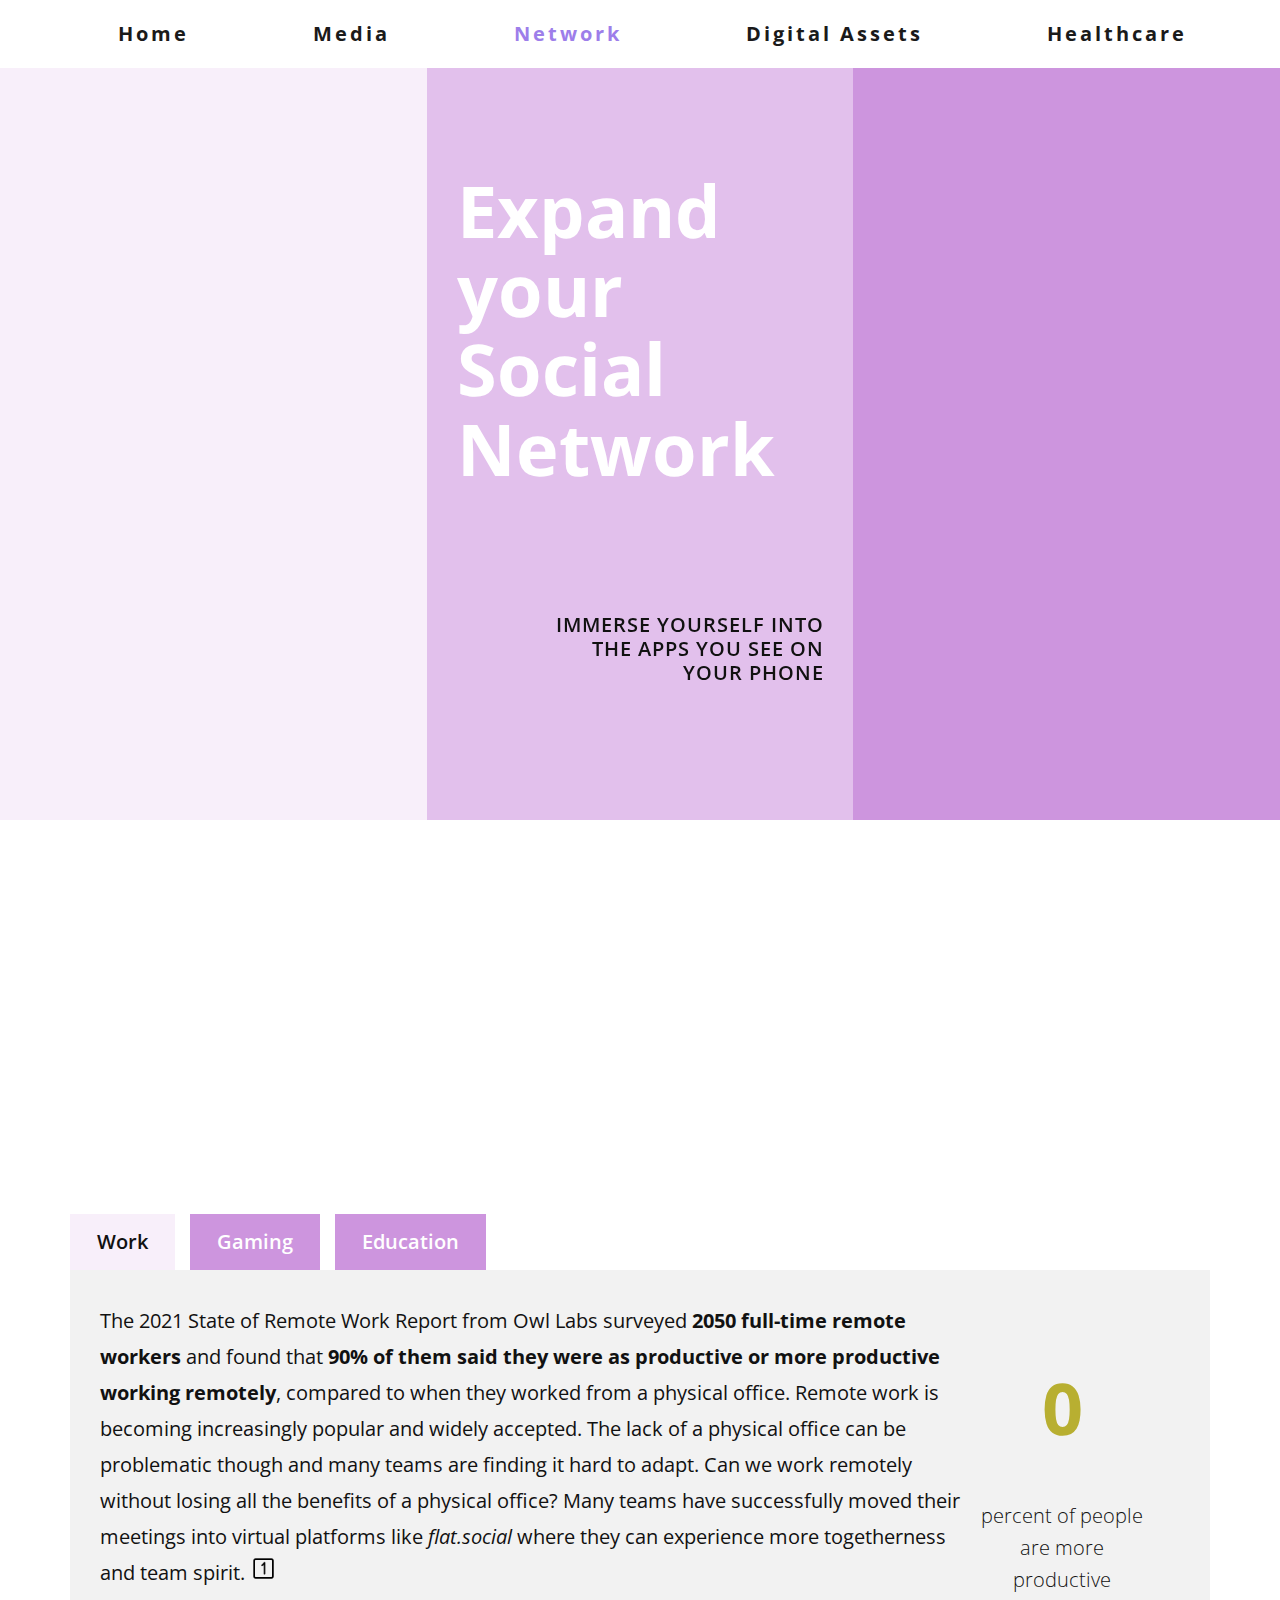
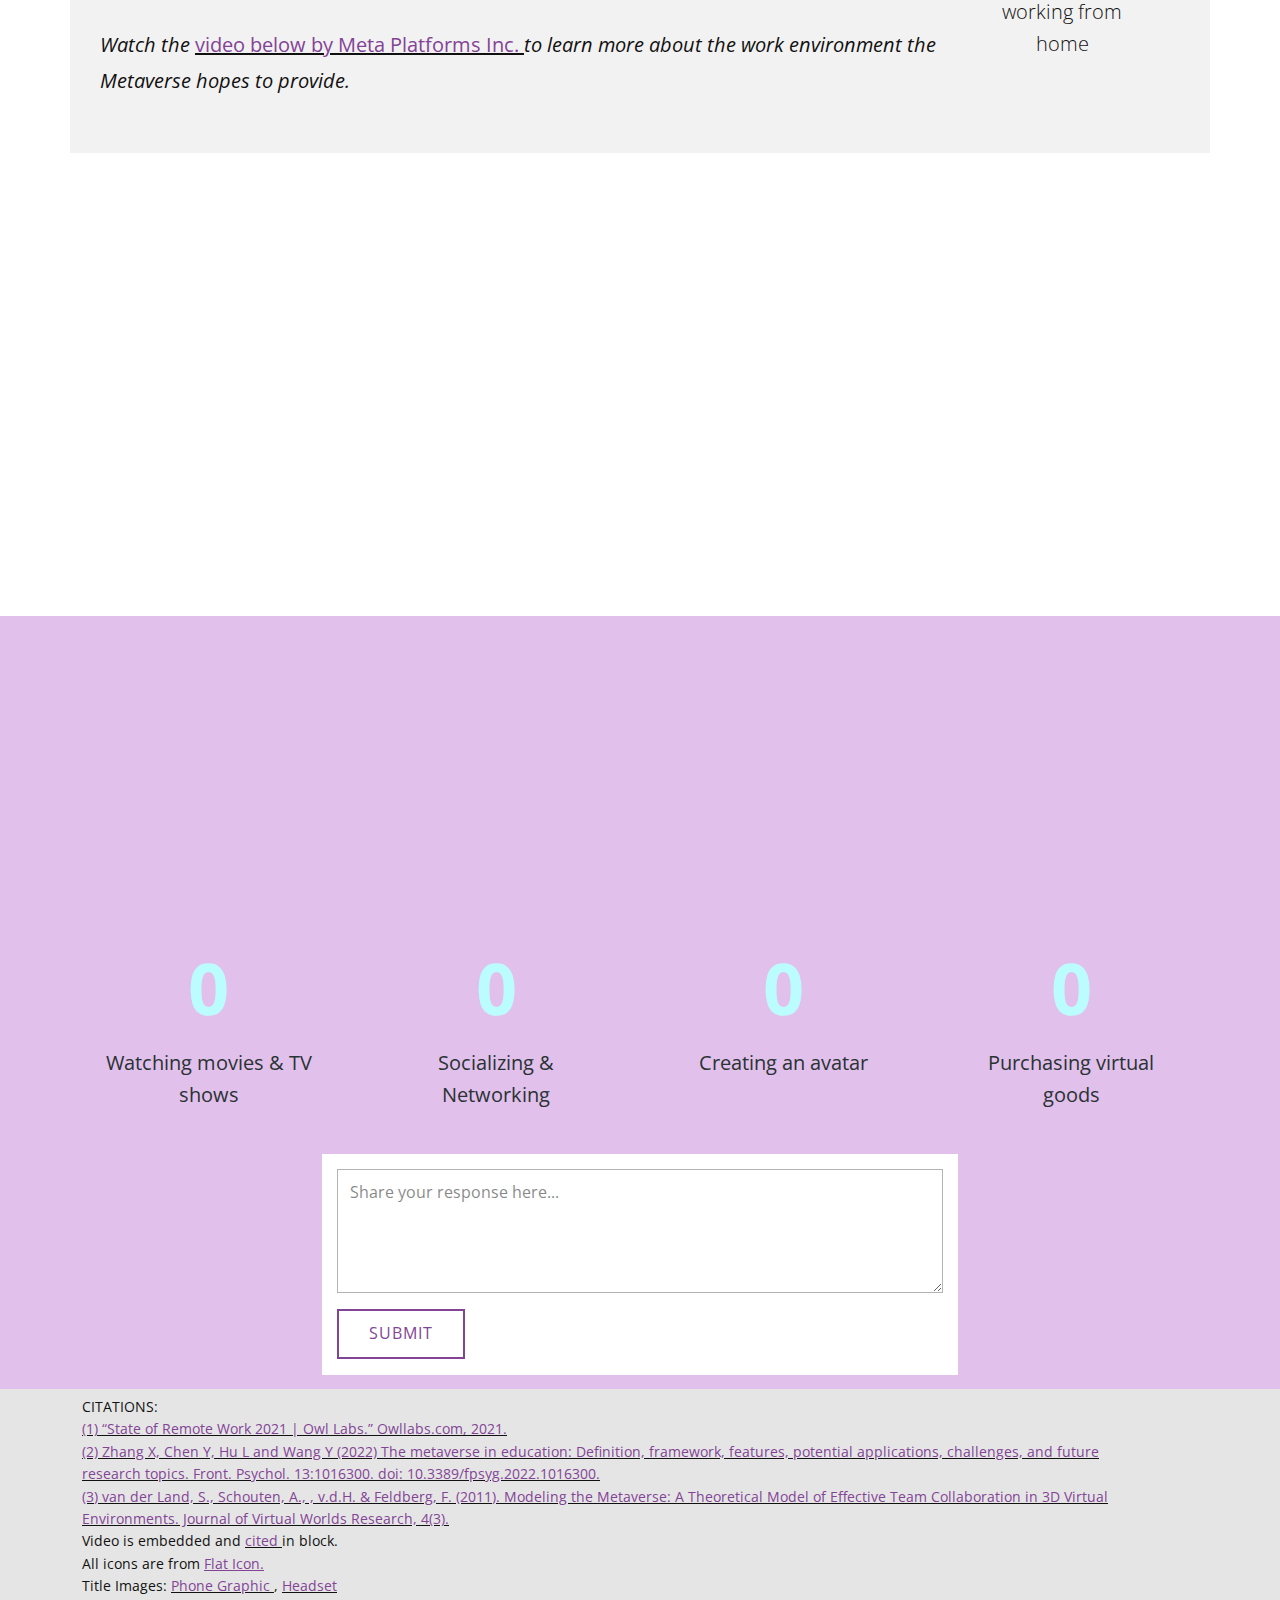
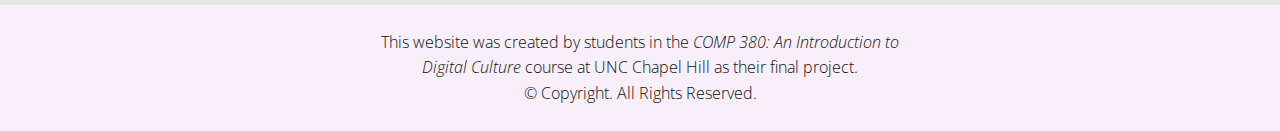
<file: Social.html>
<!DOCTYPE html>
<html style="font-size: 16px;" lang="en">

<head>
  <meta name="viewport" content="width=device-width, initial-scale=1.0">
  <meta charset="utf-8">
  <meta name="keywords" content="Humans for the Future, Human-robot, Robotic Technologies, Concept Cars, Robots and AI">
  <meta name="description" content="">
  <title>Social</title>
  <link rel="stylesheet" href="nicepage.css" media="screen">
  <link rel="stylesheet" href="Social.css" media="screen">
  <script class="u-script" type="text/javascript" src="jquery.js" defer=""></script>
  <script class="u-script" type="text/javascript" src="nicepage.js" defer=""></script>
  <meta name="generator" content="Nicepage 4.21.5, nicepage.com">
  <link id="u-theme-google-font" rel="stylesheet"
    href="https://fonts.googleapis.com/css?family=Open+Sans:300,300i,400,400i,500,500i,600,600i,700,700i,800,800i">



  <script type="application/ld+json">{
		"@context": "http://schema.org",
		"@type": "Organization",
		"name": "380 Final Project"
}</script>
  <meta name="theme-color" content="#834496">
  <meta property="og:title" content="Social">
  <meta property="og:description" content="">
  <meta property="og:type" content="website">
</head>

<body class="u-body u-xl-mode" data-lang="en">
  <header class="u-clearfix u-header u-sticky u-sticky-2ed6 u-white u-header" id="sec-edd5">
    <div class="u-clearfix u-sheet u-sheet-1">
      <nav class="u-align-left u-menu u-menu-dropdown u-nav-spacing-25 u-offcanvas u-menu-1" data-responsive-from="XS"
        data-position="">
        <div class="menu-collapse" style="font-size: 1.25rem; font-weight: 700; letter-spacing: 3px;">
          <a class="u-button-style u-custom-active-border-color u-custom-active-color u-custom-border u-custom-border-color u-custom-border-radius u-custom-borders u-custom-hover-border-color u-custom-hover-color u-custom-left-right-menu-spacing u-custom-padding-bottom u-custom-text-active-color u-custom-text-color u-custom-text-decoration u-custom-text-hover-color u-custom-top-bottom-menu-spacing u-nav-link"
            href="#" style="padding: 2px 0px; font-size: calc(1em + 4px);">
            <svg class="u-svg-link" preserveAspectRatio="xMidYMin slice" viewBox="0 0 302 302" style="undefined">
              <use xmlns:xlink="http://www.w3.org/1999/xlink" xlink:href="#svg-7b92"></use>
            </svg>
            <svg xmlns="http://www.w3.org/2000/svg" xmlns:xlink="http://www.w3.org/1999/xlink" version="1.1"
              id="svg-7b92" x="0px" y="0px" viewBox="0 0 302 302" style="enable-background:new 0 0 302 302;"
              xml:space="preserve" class="u-svg-content">
              <g>
                <rect y="36" width="302" height="30"></rect>
                <rect y="236" width="302" height="30"></rect>
                <rect y="136" width="302" height="30"></rect>
              </g>
              <g></g>
              <g></g>
              <g></g>
              <g></g>
              <g></g>
              <g></g>
              <g></g>
              <g></g>
              <g></g>
              <g></g>
              <g></g>
              <g></g>
              <g></g>
              <g></g>
              <g></g>
            </svg>
          </a>
        </div>
        <div class="u-custom-menu u-nav-container">
          <ul class="u-custom-font u-heading-font u-nav u-spacing-20 u-unstyled u-nav-1">
            <li class="u-nav-item"><a
                class="u-border-active-palette-1-base u-border-hover-palette-1-base u-button-style u-nav-link u-text-active-palette-4-light-1 u-text-grey-90 u-text-hover-palette-2-dark-1"
                href="/Home.html" style="padding: 10px 48px;">Home</a>
            </li>
            <li class="u-nav-item"><a
                class="u-border-active-palette-1-base u-border-hover-palette-1-base u-button-style u-nav-link u-text-active-palette-4-light-1 u-text-grey-90 u-text-hover-palette-2-dark-1"
                href="/Media.html" style="padding: 10px 48px;">Media</a>
            </li>
            <li class="u-nav-item"><a
                class="u-border-active-palette-1-base u-border-hover-palette-1-base u-button-style u-nav-link u-text-active-palette-4-light-1 u-text-grey-90 u-text-hover-palette-2-dark-1"
                href="/Social.html" style="padding: 10px 48px;">Network</a>
              <div class="u-nav-popup">
                <ul class="u-h-spacing-57 u-nav u-unstyled u-v-spacing-16">
                  <li class="u-nav-item"><a class="u-button-style u-nav-link u-white" href="/Gaming.html">Gaming</a>
                  </li>
                </ul>
              </div>
            </li>
            <li class="u-nav-item"><a
                class="u-border-active-palette-1-base u-border-hover-palette-1-base u-button-style u-nav-link u-text-active-palette-4-light-1 u-text-grey-90 u-text-hover-palette-2-dark-1"
                href="/Assets.html" style="padding: 10px 48px;">Digital Assets</a>
              <div class="u-nav-popup">
                <ul class="u-h-spacing-57 u-nav u-unstyled u-v-spacing-16">
                  <li class="u-nav-item"><a class="u-button-style u-nav-link u-white" href="/RealEstate.html">Real
                      Estate</a>
                  </li>
                </ul>
              </div>
            </li>
            <li class="u-nav-item"><a
                class="u-border-active-palette-1-base u-border-hover-palette-1-base u-button-style u-nav-link u-text-active-palette-4-light-1 u-text-grey-90 u-text-hover-palette-2-dark-1"
                href="/Healthcare.html" style="padding: 10px 54px 10px 48px;">Healthcare</a>
              <div class="u-nav-popup">
                <ul class="u-h-spacing-57 u-nav u-unstyled u-v-spacing-16">
                  <li class="u-nav-item"><a class="u-button-style u-nav-link u-white" href="/TechHealth.html">Technology
                      in Healthcare</a>
                  </li>
                </ul>
              </div>
            </li>
          </ul>
        </div>
        <div class="u-custom-menu u-nav-container-collapse">
          <div
            class="u-align-center u-container-style u-inner-container-layout u-opacity u-opacity-95 u-palette-1-light-2 u-sidenav">
            <div class="u-inner-container-layout u-sidenav-overflow">
              <div class="u-menu-close"></div>
              <ul
                class="u-align-center u-custom-font u-heading-font u-nav u-popupmenu-items u-spacing-56 u-text-body-alt-color u-unstyled u-nav-5">
                <li class="u-nav-item"><a class="u-button-style u-nav-link" href="/Home.html">Home</a>
                </li>
                <li class="u-nav-item"><a class="u-button-style u-nav-link" href="/Media.html">Media</a>
                </li>
                <li class="u-nav-item"><a class="u-button-style u-nav-link" href="/Social.html">Network</a>
                  <div class="u-nav-popup">
                    <ul class="u-h-spacing-57 u-nav u-unstyled u-v-spacing-16">
                      <li class="u-nav-item"><a class="u-button-style u-nav-link" href="/Gaming.html">Gaming</a>
                      </li>
                    </ul>
                  </div>
                </li>
                <li class="u-nav-item"><a class="u-button-style u-nav-link" href="/Assets.html">Digital Assets</a>
                  <div class="u-nav-popup">
                    <ul class="u-h-spacing-57 u-nav u-unstyled u-v-spacing-16">
                      <li class="u-nav-item"><a class="u-button-style u-nav-link">Real Estate</a>
                      </li>
                    </ul>
                  </div>
                </li>
                <li class="u-nav-item"><a class="u-button-style u-nav-link" href="/Healthcare.html">Healthcare</a>
                  <div class="u-nav-popup">
                    <ul class="u-h-spacing-57 u-nav u-unstyled u-v-spacing-16">
                      <li class="u-nav-item"><a class="u-button-style u-nav-link">Technology in Healthcare</a>
                      </li>
                    </ul>
                  </div>
                </li>
              </ul>
            </div>
          </div>
          <div class="u-menu-overlay u-opacity u-opacity-30 u-white"></div>
        </div>
      </nav>
    </div>
  </header>
  <section class="u-clearfix u-valign-top u-white u-section-1" id="carousel_ea0f">
    <div class="u-clearfix u-expanded-width u-layout-wrap u-layout-wrap-1">
      <div class="u-layout">
        <div class="u-layout-row">
          <div
            class="u-align-left u-container-style u-layout-cell u-palette-1-light-3 u-right-cell u-size-20 u-layout-cell-1">
            <div class="u-container-layout u-container-layout-1">
              <img class="u-image u-image-contain u-image-1" src="/images/-min.png" data-image-width="800"
                data-image-height="800" data-animation-name="customAnimationIn" data-animation-duration="2000"
                data-animation-delay="1500">
            </div>
          </div>
          <div class="u-container-style u-layout-cell u-palette-1-light-2 u-size-20 u-layout-cell-2">
            <div class="u-container-layout u-container-layout-2">
              <h1 class="u-text u-text-body-alt-color u-text-default u-text-1" data-animation-name="customAnimationIn"
                data-animation-duration="1500">Expand your Social Network</h1>
              <h5 class="u-align-right u-text u-text-2" data-animation-name="customAnimationIn"
                data-animation-duration="1500">Immerse yourself into the apps you see on your phone</h5>
            </div>
          </div>
          <div class="u-container-style u-layout-cell u-palette-1-light-1 u-size-20 u-layout-cell-3">
            <div class="u-container-layout u-valign-middle u-container-layout-3">
              <img class="u-expanded-width u-image u-image-default u-image-2" src="/images/gfgg-min.jpg" alt=""
                data-image-width="800" data-image-height="1120" data-animation-name="customAnimationIn"
                data-animation-duration="2000" data-animation-delay="2500">
            </div>
          </div>
        </div>
      </div>
    </div>
  </section>
  <section class="u-clearfix u-section-2" id="carousel_7c2d">
    <div class="u-clearfix u-sheet u-sheet-1">
      <div class="u-shape u-shape-svg u-text-palette-1-light-2 u-shape-1" data-animation-name="customAnimationIn"
        data-animation-duration="1000">
        <svg class="u-svg-link" preserveAspectRatio="none" viewBox="0 0 160 150" style="">
          <use xmlns:xlink="http://www.w3.org/1999/xlink" xlink:href="#svg-1073"></use>
        </svg>
        <svg xmlns="http://www.w3.org/2000/svg" xmlns:xlink="http://www.w3.org/1999/xlink" version="1.1"
          xml:space="preserve" class="u-svg-content" viewBox="0 0 160 150" x="0px" y="0px" id="svg-1073">
          <path d="M43.2,126.9c14.2,1.3,27.6,7,39.1,15.6c8.3,6.1,19.4,10.3,32.7,5.3c11.7-4.4,18.6-17.4,21-30.2c2.6-13.3,8.1-25.9,15.7-37.1
	c8.3-12.1,10.8-27.9,5.3-42.7C150.5,20.3,134.6,9,117,7.6C107.9,6.9,98.8,5,90.1,1.9C83-0.6,75-0.7,67.4,2.1
	c-9.9,3.7-17,11.6-20.1,21c-3.3,10.1-10.9,18-20.6,22.2c-0.1,0-0.1,0.1-0.2,0.1c-20.3,8.9-31,32-24.6,53.2
	C6.9,115.6,25.2,125.2,43.2,126.9z"></path>
        </svg>
      </div>
      <img class="u-image u-image-default u-preserve-proportions u-image-1" src="/images/jjjjjjjjjjjjjjjjjjj.png" alt=""
        data-image-width="242" data-image-height="241" data-animation-name="customAnimationIn"
        data-animation-duration="1750" data-animation-delay="500">
      <img class="u-align-left u-image u-image-contain u-image-default u-preserve-proportions u-image-2"
        data-image-width="753" data-image-height="746" src="/images/nnn-min.png" data-animation-name="customAnimationIn"
        data-animation-duration="1500" data-animation-delay="500">
      <img class="u-align-left u-image u-image-contain u-image-default u-preserve-proportions u-image-3"
        data-image-width="589" data-image-height="704" src="/images/uyuy.png" data-animation-name="customAnimationIn"
        data-animation-duration="1750">
      <div class="u-gradient u-shape u-shape-circle u-shape-2" data-animation-name="customAnimationIn"
        data-animation-duration="1500" data-animation-delay="250"></div>
      <div class="u-align-left u-container-style u-group u-shape-rectangle u-group-1"
        data-animation-name="customAnimationIn" data-animation-duration="1750" data-animation-delay="750">
        <div class="u-container-layout">
          <h2 class="u-text u-text-default u-text-palette-3-base u-text-1">MetaCommunities</h2>
          <p class="u-text u-text-2">Social interaction and activity can come in many forms in the Metaverse. Learn more
            about what types of social interactions are encouraged and fostered in communities by the Metaverse.&nbsp;
          </p>
        </div>
      </div>
      <div class="u-expanded-width u-tabs u-tabs-1">
        <ul class="u-border-2 u-border-grey-75 u-spacing-15 u-tab-list u-unstyled" role="tablist">
          <li class="u-tab-item u-tab-item-1" role="presentation">
            <a class="active u-active-palette-1-light-3 u-border-2 u-border-active-palette-1-light-3 u-border-palette-1-light-1 u-button-style u-palette-1-light-1 u-tab-link u-tab-link-1"
              id="link-tab-14b7" href="#tab-14b7" role="tab" aria-controls="tab-14b7" aria-selected="true">Work</a>
          </li>
          <li class="u-tab-item u-tab-item-2" role="presentation">
            <a class="u-active-palette-1-light-3 u-border-2 u-border-active-palette-1-light-3 u-border-palette-1-light-1 u-button-style u-palette-1-light-1 u-tab-link u-tab-link-2"
              id="link-tab-0da5" href="#tab-0da5" role="tab" aria-controls="tab-0da5" aria-selected="false">Gaming</a>
          </li>
          <li class="u-tab-item u-tab-item-3" role="presentation">
            <a class="u-active-palette-1-light-3 u-border-2 u-border-active-palette-1-light-3 u-border-palette-1-light-1 u-button-style u-palette-1-light-1 u-tab-link u-tab-link-3"
              id="link-tab-2917" href="#tab-2917" role="tab" aria-controls="tab-2917"
              aria-selected="false">Education</a>
          </li>
        </ul>
        <div class="u-tab-content">
          <div class="u-container-style u-grey-5 u-tab-active u-tab-pane u-tab-pane-1" id="tab-14b7" role="tabpanel"
            aria-labelledby="link-tab-14b7">
            <div class="u-container-layout u-container-layout-2">
              <p class="u-text u-text-3"> The 2021 State of Remote Work Report from Owl Labs surveyed <span
                  style="font-weight: 700;">2050 full-time remote workers</span> and found that <span
                  style="font-weight: 700;">90% of them said they were as productive or more productive working
                  remotely</span>, compared to when they worked from a physical office. Remote work is becoming
                increasingly popular and widely accepted. The lack of a physical office can be problematic though and
                many teams are finding it hard to adapt. Can we work remotely without losing all the benefits of a
                physical office? Many teams have successfully moved their meetings into virtual platforms like <span
                  style="font-style: italic;">flat.social</span> where they can experience more togetherness and team
                spirit.<br>
                <br>
                <span style="font-style: italic;">Watch the <span style="text-decoration: underline !important;">
                    <a href="https://youtu.be/uVEALvpoiMQ"
                      class="u-active-none u-border-none u-btn u-button-link u-button-style u-hover-none u-none u-text-palette-1-base u-btn-1"
                      target="_blank">video below by Meta Platforms Inc.</a>
                  </span> to learn more about the work environment the Metaverse hopes to provide.
                </span>
              </p>
              <div class="u-list u-list-1">
                <div class="u-repeater u-repeater-1">
                  <div class="u-align-center u-container-style u-list-item u-repeater-item">
                    <div class="u-container-layout u-similar-container u-container-layout-3">
                      <h1 class="u-text u-text-palette-5-dark-1 u-title u-text-4" data-animation-name="counter"
                        data-animation-event="scroll" data-animation-duration="5000" data-animation-delay="1000">90</h1>
                      <p class="u-text u-text-5">percent of people are more productive working from home</p>
                    </div>
                  </div>
                </div>
              </div><span class="u-file-icon u-icon u-icon-1" data-href="/Social.html#sec-9d6c"><img
                  src="/images/8185860.png" alt=""></span>
            </div>
          </div>
          <div class="u-container-style u-grey-5 u-tab-pane u-tab-pane-2" id="tab-0da5" role="tabpanel"
            aria-labelledby="link-tab-0da5">
            <div class="u-container-layout u-container-layout-4">
              <p class="u-text u-text-6"> The gaming industry is one of the leading industries tapping into Metaverse’s
                powers and what it has to offer. The primary reason for the gaming industry to tap into the metaverse
                industries is that it creates very immersive gameplay for the users to experience. The idea of&nbsp;an
                entire universe adapted to your own reality has been very attractive amongst gamers, and the younger
                generations especially.&nbsp;<br>
              </p>
              <p class="u-text u-text-7"> One of the most important aspects of a crowd puller for gaming in the
                Metaverse is the ability to purchase game assets. Just how players can make several profitable actions
                while playing together as a team nowadays, the actions in the Metaverse include<span
                  style="font-weight: 700;">
                  <span style="font-weight: 400;">selling or trading their game assets</span>
                  <span style="font-weight: 400;"> (i</span>
                </span>.e. skins or rare collectible items) to other users in exchange for numerous things like money or
                cryptocurrency.&nbsp;<br>
              </p>
              <a href="/Gaming.html"
                class="u-btn u-button-style u-hover-palette-1-light-2 u-palette-1-light-1 u-btn-2">learn more
                about&nbsp;<br>gaming in the metaverse
              </a>
              <a href="/Assets.html"
                class="u-btn u-button-style u-hover-palette-1-light-2 u-palette-1-light-1 u-btn-3">learn more
                ABOUT&nbsp;<br>ASSETS IN THE METAVERSE
              </a>
            </div>
          </div>
          <div class="u-container-style u-grey-5 u-tab-pane u-tab-pane-3" id="tab-2917" role="tabpanel"
            aria-labelledby="link-tab-2917">
            <div class="u-container-layout u-container-layout-5">
              <p class="u-text u-text-8">Education, as we know it, has been taught in old-school classrooms, with
                physical chalk, blackboards, smartboards (for the younger generations) and by teachers who were there
                physically to pass on their knowledge. With an education in the metaverse, students can explore a
                virtual campus and network with others wherever they are. Educational experiences can not only be remote
                and collaborative but also full of innovation and creativity. VR headsets can allow students to immerse
                themselves in virtual classrooms in a way that is beyond what can be achieved in a physical
                school.<br>Traditional learning resources generally exist in relatively static forms, such as printed
                textbooks, printed papers, electronic books, shared courseware, pictures, videos, or other materials.
                Learners are less likely to interact with those learning resources. In metaverse-based education, the
                learning resources are visualized and decentralized which enables learners to interact with the concepts
                themselves.<br>
              </p><span class="u-file-icon u-icon u-icon-2" data-href="/Social.html#sec-9d6c"><img
                  src="/images/8204029.png" alt=""></span>
              <a href="/Healthcare.html#sec-785b"
                class="u-btn u-button-style u-hover-palette-1-light-2 u-palette-1-light-1 u-btn-4">learn more about
                metaverse education</a>
            </div>
          </div>
        </div>
      </div>
      <div class="u-video u-video-contain u-video-1">
        <div class="embed-responsive embed-responsive-1">
          <iframe style="position: absolute;top: 0;left: 0;width: 100%;height: 100%;" class="embed-responsive-item"
            src="https://www.youtube.com/embed/uVEALvpoiMQ?mute=0&amp;showinfo=0&amp;controls=0&amp;start=0"
            frameborder="0" allowfullscreen=""></iframe>
        </div>
      </div>
    </div>
  </section>
  <section class="u-align-center u-clearfix u-palette-1-light-2 u-section-3" id="sec-5579">
    <div class="u-clearfix u-sheet u-valign-middle u-sheet-1">
      <div class="u-container-style u-expanded-width u-group u-group-1">
        <div class="u-container-layout u-container-layout-1">
          <h5 class="u-text u-text-1" data-animation-name="customAnimationIn" data-animation-duration="1000"
            data-animation-delay="250">Poll</h5>
          <h2 class="u-text u-text-palette-1-base u-text-2" data-animation-name="customAnimationIn"
            data-animation-duration="2250" data-animation-delay="750">What would you most use the Metaverse for?</h2>
          <p class="u-text u-text-3" data-animation-name="customAnimationIn" data-animation-duration="1500"
            data-animation-delay="1000">
            <br>According to a study done in 2022, the percent of individuals who would participate in each of the
            following activities was as follows:
          </p><span class="u-file-icon u-icon u-icon-1" data-animation-name="customAnimationIn"
            data-animation-duration="1000" data-animation-delay="2000" data-href="/Social.html#sec-9d6c"><img
              src="/images/8185958.png" alt=""></span>
          <div class="u-expanded-width u-list u-list-1">
            <div class="u-repeater u-repeater-1">
              <div class="u-align-center u-container-style u-list-item u-repeater-item">
                <div class="u-container-layout u-similar-container u-container-layout-2">
                  <h1 class="u-text u-text-palette-2-light-2 u-title u-text-4" data-animation-name="counter"
                    data-animation-event="scroll" data-animation-duration="5000" data-animation-delay="1000">48</h1>
                  <p class="u-text u-text-palette-2-dark-3 u-text-5">Watching movies &amp; TV shows</p>
                </div>
              </div>
              <div class="u-align-center u-container-style u-list-item u-repeater-item">
                <div class="u-container-layout u-similar-container u-container-layout-3">
                  <h1 class="u-text u-text-palette-2-light-2 u-title u-text-6" data-animation-name="counter"
                    data-animation-event="scroll" data-animation-duration="5000" data-animation-delay="1000">47</h1>
                  <p class="u-text u-text-palette-2-dark-3 u-text-7">Socializing &amp; Networking</p>
                </div>
              </div>
              <div class="u-align-center u-container-style u-list-item u-repeater-item">
                <div class="u-container-layout u-similar-container u-container-layout-4">
                  <h1 class="u-text u-text-palette-2-light-2 u-title u-text-8" data-animation-name="counter"
                    data-animation-event="scroll" data-animation-duration="5000" data-animation-delay="1000">34</h1>
                  <p class="u-text u-text-palette-2-dark-3 u-text-9">Creating an avatar</p>
                </div>
              </div>
              <div class="u-align-center u-container-style u-list-item u-repeater-item">
                <div class="u-container-layout u-similar-container u-container-layout-5">
                  <h1 class="u-text u-text-palette-2-light-2 u-title u-text-10" data-animation-name="counter"
                    data-animation-event="scroll" data-animation-duration="5000" data-animation-delay="1000">24</h1>
                  <p class="u-text u-text-palette-2-dark-3 u-text-11">Purchasing virtual goods</p>
                </div>
              </div>
            </div>
          </div>
        </div>
      </div>
      <div class="u-form u-white u-form-1">
        <form action="https://forms.nicepagesrv.com/Form/Process"
          class="u-clearfix u-form-spacing-15 u-form-vertical u-inner-form" style="padding: 15px;" source="email"
          name="form">
          <div class="u-form-group u-form-message u-label-none">
            <label for="message-6797" class="u-label">Address</label>
            <textarea placeholder="Share your response here..." rows="4" cols="50" id="message-6797" name="message"
              class="u-border-1 u-border-grey-30 u-input u-input-rectangle" required=""></textarea>
          </div>
          <div class="u-align-left u-form-group u-form-submit">
            <a href="#"
              class="u-active-palette-1-base u-border-2 u-border-active-palette-1-light-1 u-border-hover-palette-1-light-2 u-border-palette-1-base u-btn u-btn-submit u-button-style u-hover-palette-1-light-2 u-text-hover-white u-btn-1">Submit</a>
            <input type="submit" value="submit" class="u-form-control-hidden">
          </div>
          <div class="u-form-send-message u-form-send-success">Thank you! Your message has been sent.</div>
          <div class="u-form-send-error u-form-send-message">Unable to send your message. Please fix errors then try
            again.</div>
          <input type="hidden" value="" name="recaptchaResponse">
          <input type="hidden" name="formServices" value="35783228082334ca58cef023efffa7da">
        </form>
      </div>
    </div>
  </section>
  <section class="u-clearfix u-grey-10 u-section-4" id="sec-9d6c">
    <div class="u-clearfix u-sheet u-valign-middle u-sheet-1">
      <p class="u-small-text u-text u-text-variant u-text-1">
        <span style="font-weight: 400;">CITA​TIONS:</span>
        <br>
        <span style="text-decoration: underline !important;">
          <a href="https://resources.owllabs.com/hubfs/SORW/SORW_2021/owl-labs_state-of-remote-work-2021_report-final.pdf"
            class="u-active-none u-border-none u-btn u-button-link u-button-style u-hover-none u-none u-text-palette-1-base u-btn-1"
            target="_blank">(1)&nbsp;“State of Remote Work 2021 | Owl Labs.” Owllabs.com, 2021.</a>
          <br>
          <a href="/files/EduInMeta.pdf"
            class="u-active-none u-border-none u-btn u-button-link u-button-style u-file-link u-hover-none u-none u-text-palette-1-base u-btn-2">(2)&nbsp;Zhang
            X, Chen Y, Hu L and Wang Y (2022) The metaverse in education: Definition, framework, features, potential
            applications, challenges, and future research topics. Front. Psychol. 13:1016300. doi:
            10.3389/fpsyg.2022.1016300.</a>
          <br>
          <a href="https://www.learntechlib.org/p/178160/"
            class="u-active-none u-border-none u-btn u-button-link u-button-style u-hover-none u-none u-text-palette-1-base u-btn-3"
            target="_blank">(3)&nbsp;van der Land, S., Schouten, A., , v.d.H. &amp; Feldberg, F. (2011). Modeling the
            Metaverse: A Theoretical Model of Effective Team Collaboration in 3D Virtual Environments. Journal of
            Virtual Worlds Research, 4(3).</a>
        </span>
        <br>Video is embedded and <span style="text-decoration: underline !important;">
          <a href="/Social.html#carousel_7c2d"
            class="u-active-none u-border-none u-btn u-button-link u-button-style u-hover-none u-none u-text-palette-1-base u-btn-4">cited</a>
        </span> in block.<br>All icons are from <a href="www.flaticon.com"
          class="u-active-none u-border-none u-btn u-button-link u-button-style u-hover-none u-none u-text-palette-1-base u-btn-5"
          target="_blank">
          <span style="text-decoration: underline !important;">Flat Icon.</span>
        </a>
        <br>Title Images: <span style="text-decoration: underline !important;">
          <a href="https://nativeappdeveloper.com/wp-content/uploads/2019/09/bnr_img.png"
            class="u-active-none u-border-none u-btn u-button-link u-button-style u-hover-none u-none u-text-palette-1-base u-btn-6"
            target="_blank">Phone Graphic</a>
        </span>, <span style="text-decoration: underline !important;">
          <a href="https://img.freepik.com/free-photo/woman-wearing-virtual-reality-simulator_23-2148910255.jpg?w=2000"
            class="u-active-none u-border-none u-btn u-button-link u-button-style u-hover-none u-none u-text-palette-1-base u-btn-7"
            target="_blank">Headset</a>
        </span>
      </p>
    </div>
  </section>


  <footer class="u-clearfix u-footer u-palette-1-light-3 u-footer" id="sec-f2e8">
    <div class="u-clearfix u-sheet u-valign-middle u-sheet-1">
      <div class="u-align-center u-container-style u-group u-group-1">
        <div class="u-container-layout">
          <p class="u-text u-text-1">This website was created by students in the <span style="font-style: italic;">COMP
              380: An Introduction to Digital Culture<span style="font-style: normal;"> course at UNC Chapel Hill as
                their final project.</span>
            </span>
            <br>© Copyright. All Rights Reserved.
          </p>
        </div>
      </div>
    </div>
  </footer>

</body>

</html>
</file>
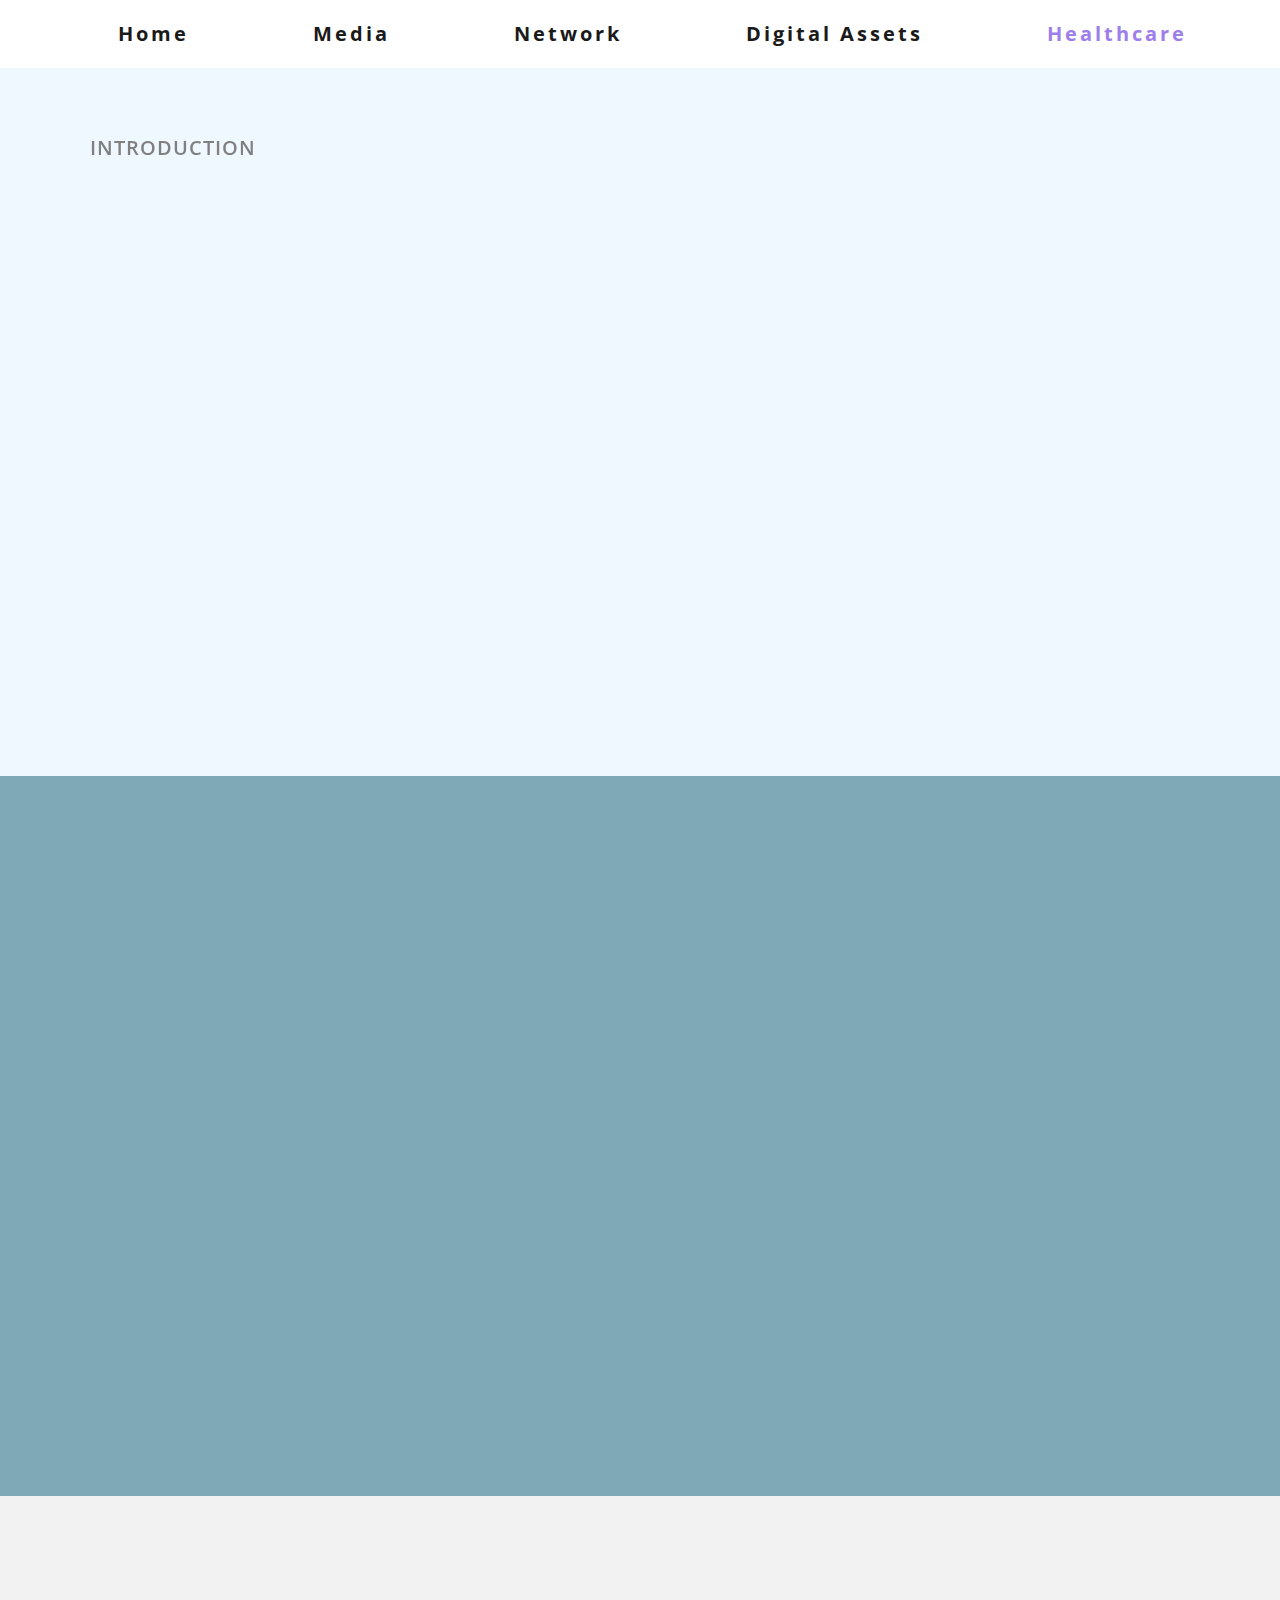
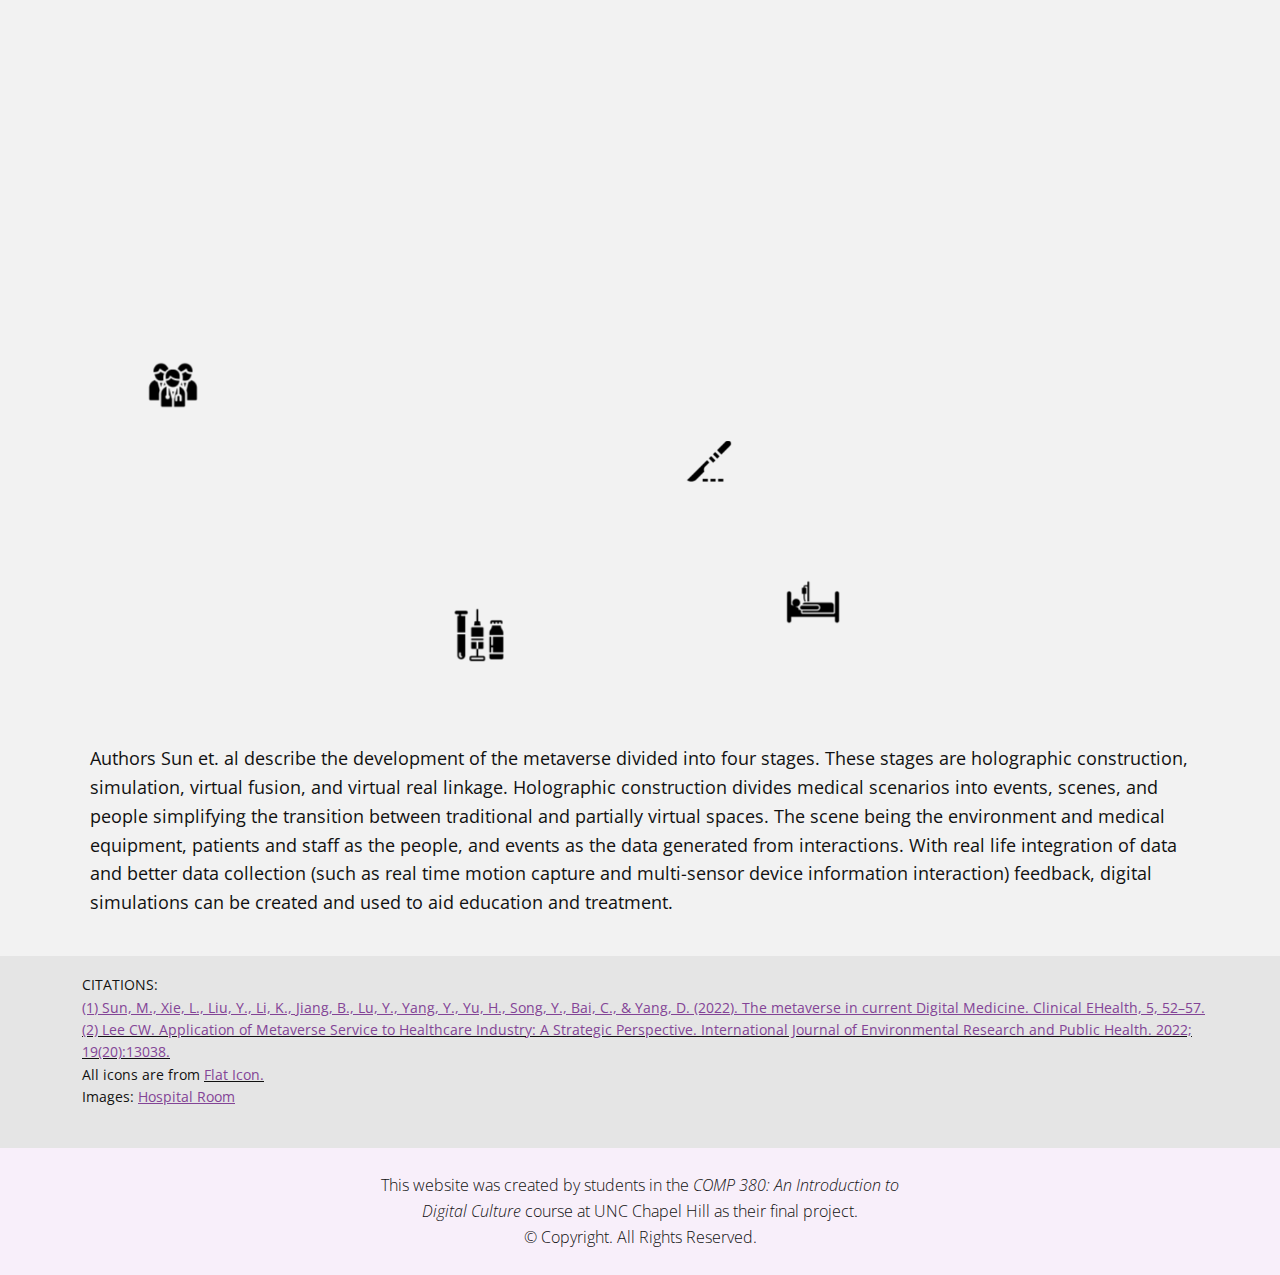
<file: TechHealth.html>
<!DOCTYPE html>
<html style="font-size: 16px;" lang="en">

<head>
  <meta name="viewport" content="width=device-width, initial-scale=1.0">
  <meta charset="utf-8">
  <meta name="keywords" content="Humans for the Future, Human-robot, Robotic Technologies, Concept Cars, Robots and AI">
  <meta name="description" content="">
  <title>Technology in Healthcare</title>
  <link rel="stylesheet" href="nicepage.css" media="screen">
  <link rel="stylesheet" href="TechHealth.css" media="screen">
  <script class="u-script" type="text/javascript" src="jquery.js" defer=""></script>
  <script class="u-script" type="text/javascript" src="nicepage.js" defer=""></script>
  <meta name="generator" content="Nicepage 4.21.5, nicepage.com">
  <link id="u-theme-google-font" rel="stylesheet"
    href="https://fonts.googleapis.com/css?family=Open+Sans:300,300i,400,400i,500,500i,600,600i,700,700i,800,800i">




  <script type="application/ld+json">{
		"@context": "http://schema.org",
		"@type": "Organization",
		"name": "380 Final Project"
}</script>
  <meta name="theme-color" content="#834496">
  <meta property="og:title" content="Technology in Healthcare">
  <meta property="og:description" content="">
  <meta property="og:type" content="website">
</head>

<body class="u-body u-xl-mode" data-lang="en">
  <header class="u-clearfix u-header u-sticky u-sticky-2ed6 u-white u-header" id="sec-edd5">
    <div class="u-clearfix u-sheet u-sheet-1">
      <nav class="u-align-left u-menu u-menu-dropdown u-nav-spacing-25 u-offcanvas u-menu-1" data-responsive-from="XS"
        data-position="">
        <div class="menu-collapse" style="font-size: 1.25rem; font-weight: 700; letter-spacing: 3px;">
          <a class="u-button-style u-custom-active-border-color u-custom-active-color u-custom-border u-custom-border-color u-custom-border-radius u-custom-borders u-custom-hover-border-color u-custom-hover-color u-custom-left-right-menu-spacing u-custom-padding-bottom u-custom-text-active-color u-custom-text-color u-custom-text-decoration u-custom-text-hover-color u-custom-top-bottom-menu-spacing u-nav-link"
            href="#" style="padding: 2px 0px; font-size: calc(1em + 4px);">
            <svg class="u-svg-link" preserveAspectRatio="xMidYMin slice" viewBox="0 0 302 302" style="undefined">
              <use xmlns:xlink="http://www.w3.org/1999/xlink" xlink:href="#svg-7b92"></use>
            </svg>
            <svg xmlns="http://www.w3.org/2000/svg" xmlns:xlink="http://www.w3.org/1999/xlink" version="1.1"
              id="svg-7b92" x="0px" y="0px" viewBox="0 0 302 302" style="enable-background:new 0 0 302 302;"
              xml:space="preserve" class="u-svg-content">
              <g>
                <rect y="36" width="302" height="30"></rect>
                <rect y="236" width="302" height="30"></rect>
                <rect y="136" width="302" height="30"></rect>
              </g>
              <g></g>
              <g></g>
              <g></g>
              <g></g>
              <g></g>
              <g></g>
              <g></g>
              <g></g>
              <g></g>
              <g></g>
              <g></g>
              <g></g>
              <g></g>
              <g></g>
              <g></g>
            </svg>
          </a>
        </div>
        <div class="u-custom-menu u-nav-container">
          <ul class="u-custom-font u-heading-font u-nav u-spacing-20 u-unstyled u-nav-1">
            <li class="u-nav-item"><a
                class="u-border-active-palette-1-base u-border-hover-palette-1-base u-button-style u-nav-link u-text-active-palette-4-light-1 u-text-grey-90 u-text-hover-palette-2-dark-1"
                href="/Home.html" style="padding: 10px 48px;">Home</a>
            </li>
            <li class="u-nav-item"><a
                class="u-border-active-palette-1-base u-border-hover-palette-1-base u-button-style u-nav-link u-text-active-palette-4-light-1 u-text-grey-90 u-text-hover-palette-2-dark-1"
                href="/Media.html" style="padding: 10px 48px;">Media</a>
            </li>
            <li class="u-nav-item"><a
                class="u-border-active-palette-1-base u-border-hover-palette-1-base u-button-style u-nav-link u-text-active-palette-4-light-1 u-text-grey-90 u-text-hover-palette-2-dark-1"
                href="/Social.html" style="padding: 10px 48px;">Network</a>
              <div class="u-nav-popup">
                <ul class="u-h-spacing-57 u-nav u-unstyled u-v-spacing-16">
                  <li class="u-nav-item"><a class="u-button-style u-nav-link u-white" href="/Gaming.html">Gaming</a>
                  </li>
                </ul>
              </div>
            </li>
            <li class="u-nav-item"><a
                class="u-border-active-palette-1-base u-border-hover-palette-1-base u-button-style u-nav-link u-text-active-palette-4-light-1 u-text-grey-90 u-text-hover-palette-2-dark-1"
                href="/Assets.html" style="padding: 10px 48px;">Digital Assets</a>
              <div class="u-nav-popup">
                <ul class="u-h-spacing-57 u-nav u-unstyled u-v-spacing-16">
                  <li class="u-nav-item"><a class="u-button-style u-nav-link u-white" href="/RealEstate.html">Real
                      Estate</a>
                  </li>
                </ul>
              </div>
            </li>
            <li class="u-nav-item"><a
                class="u-border-active-palette-1-base u-border-hover-palette-1-base u-button-style u-nav-link u-text-active-palette-4-light-1 u-text-grey-90 u-text-hover-palette-2-dark-1"
                href="/Healthcare.html" style="padding: 10px 54px 10px 48px;">Healthcare</a>
              <div class="u-nav-popup">
                <ul class="u-h-spacing-57 u-nav u-unstyled u-v-spacing-16">
                  <li class="u-nav-item"><a class="u-button-style u-nav-link u-white" href="/TechHealth.html">Technology
                      in Healthcare</a>
                  </li>
                </ul>
              </div>
            </li>
          </ul>
        </div>
        <div class="u-custom-menu u-nav-container-collapse">
          <div
            class="u-align-center u-container-style u-inner-container-layout u-opacity u-opacity-95 u-palette-1-light-2 u-sidenav">
            <div class="u-inner-container-layout u-sidenav-overflow">
              <div class="u-menu-close"></div>
              <ul
                class="u-align-center u-custom-font u-heading-font u-nav u-popupmenu-items u-spacing-56 u-text-body-alt-color u-unstyled u-nav-5">
                <li class="u-nav-item"><a class="u-button-style u-nav-link" href="/Home.html">Home</a>
                </li>
                <li class="u-nav-item"><a class="u-button-style u-nav-link" href="/Media.html">Media</a>
                </li>
                <li class="u-nav-item"><a class="u-button-style u-nav-link" href="/Social.html">Network</a>
                  <div class="u-nav-popup">
                    <ul class="u-h-spacing-57 u-nav u-unstyled u-v-spacing-16">
                      <li class="u-nav-item"><a class="u-button-style u-nav-link" href="/Gaming.html">Gaming</a>
                      </li>
                    </ul>
                  </div>
                </li>
                <li class="u-nav-item"><a class="u-button-style u-nav-link" href="/Assets.html">Digital Assets</a>
                  <div class="u-nav-popup">
                    <ul class="u-h-spacing-57 u-nav u-unstyled u-v-spacing-16">
                      <li class="u-nav-item"><a class="u-button-style u-nav-link">Real Estate</a>
                      </li>
                    </ul>
                  </div>
                </li>
                <li class="u-nav-item"><a class="u-button-style u-nav-link" href="/Healthcare.html">Healthcare</a>
                  <div class="u-nav-popup">
                    <ul class="u-h-spacing-57 u-nav u-unstyled u-v-spacing-16">
                      <li class="u-nav-item"><a class="u-button-style u-nav-link">Technology in Healthcare</a>
                      </li>
                    </ul>
                  </div>
                </li>
              </ul>
            </div>
          </div>
          <div class="u-menu-overlay u-opacity u-opacity-30 u-white"></div>
        </div>
      </nav>
    </div>
  </header>

  <section class="u-clearfix u-white u-section-9" id="carousel_7414">
    <div class="u-clearfix u-sheet u-valign-middle u-sheet-1">
      <div class="u-container-style u-expanded-width u-group u-group-1">
        <div class="u-container-layout u-container-layout-1">
          <h5 class="u-text u-text-grey-50 u-text-1" data-animation-name="customAnimationIn"
            data-animation-duration="1000" data-animation-delay="250">Introduction</h5>
          <h2 class="u-text u-text-2" data-animation-name="customAnimationIn" data-animation-duration="2250"
            data-animation-delay="750">How is Meta Health different?</h2>
          <p class="u-text u-text-3" data-animation-name="customAnimationIn" data-animation-duration="1500"
            data-animation-delay="1000">The most recent pandemic has triggered an unprecedented acceleration
            and adoption of emerging technologies and has acutely highlighted the vulnerabilities we have in
            managing global population health, as well as the opportunities offered by deploying innovative
            solutions powered by these emerging technologies. The&nbsp;Health Metaverse&nbsp;could be one of
            the solutions addressing several global healthcare challenges. All aspects of the global
            healthcare ecosystem will need to undergo a profound digital transformation and disruption in
            processes, workflows, practices and delivery methods.<br>
            <br>The predecessors to Meta, such as WebMD, Telehealth, MyChart, and traditional
            healthcare&nbsp;have shown to not be enough when it comes to virtual healthcare. This previous
            technology lacked in combining the physical and virtual space whereas Meta means a breadth of
            new technology and sources of innovation to use in creating new types of interactions within the
            medical sphere.&nbsp;<br>
            <br>Meta technology&nbsp;enables the possibility to see every interaction’s details on desktop
            displays. IoT, DLT, 6G or even 10G networks, robots, bring-your-own-computer interfaces, AI,
            cloud, edge, and quantum computing will all be included in the development of VR, AR, and MR
            systems that will be used in medical diagnosis, treatment, and prevention. <span
              class="u-file-icon u-icon u-icon-5" data-href="/TechHealth.html#carousel_9667"
              data-animation-name="customAnimationIn" data-animation-duration="1000" data-animation-delay="1000"><img
                src="/images/8185860.png" alt=""></span>
          </p>
        </div>
      </div>
    </div>
  </section>




  <section class="u-clearfix u-custom-color-9 u-section-8" id="sec-cabc">
    <div class="u-clearfix u-sheet u-sheet-1">
      <h1 class="u-align-center u-text u-text-body-alt-color u-text-default u-text-1"
        data-animation-name="customAnimationIn" data-animation-duration="2000">Integrated Technology in
        Healthcare</h1>
      <div class="u-expanded-width u-list u-list-1">
        <div class="u-repeater u-repeater-1">
          <div
            class="u-border-2 u-border-grey-15 u-container-style u-custom-item u-list-item u-repeater-item u-list-item-1"
            data-animation-name="customAnimationIn" data-animation-duration="2000" data-animation-delay="250"
            data-animation-direction="">
            <div class="u-container-layout u-similar-container u-valign-top u-container-layout-1">
              <h4 class="u-align-center u-text u-text-body-alt-color u-text-default u-text-2">Augmented
                Reality</h4>
              <p class="u-align-center u-text u-text-default u-text-white u-text-3">Superimposes 2D and 3D objects in
                real space leading to an immersive environment fueled by unstructured data processing, 3D printing, and
                5G networks. XR technology can help visualize surgical placements and help procedures through
                visualizing data.</p>
            </div>
          </div>
          <div
            class="u-border-2 u-border-grey-15 u-container-style u-custom-item u-list-item u-repeater-item u-list-item-2"
            data-animation-name="customAnimationIn" data-animation-duration="2000" data-animation-delay="500"
            data-animation-direction="">
            <div class="u-container-layout u-similar-container u-valign-top u-container-layout-2">
              <h4 class="u-align-center u-text u-text-body-alt-color u-text-default u-text-4">Life-logging
              </h4>
              <p class="u-align-center u-text u-text-default u-text-white u-text-5">Capture, store, and share data
                through online platforms, ubiquitous sensors, and a 5G network, can be used to unify data sources and
                enhance collection.</p>
            </div>
          </div>
          <div
            class="u-border-2 u-border-grey-15 u-container-style u-custom-item u-list-item u-repeater-item u-list-item-3"
            data-animation-name="customAnimationIn" data-animation-duration="2000" data-animation-delay="750"
            data-animation-direction="">
            <div class="u-container-layout u-similar-container u-valign-top u-container-layout-3">
              <h4 class="u-align-center u-text u-text-body-alt-color u-text-default u-text-6">Mirror World
              </h4>
              <p class="u-align-center u-text u-text-default u-text-white u-text-7">Reflecting the real world in an
                expanded virtual world, uses Blockchain technology, GIS system, data storage and 3D technology. Mirror
                worlds allow for increased practice in education and training through virtual simulation.</p>
            </div>
          </div>
          <div
            class="u-border-2 u-border-grey-15 u-container-style u-custom-item u-list-item u-repeater-item u-list-item-4"
            data-animation-name="customAnimationIn" data-animation-duration="2000" data-animation-delay="1000"
            data-animation-direction="">
            <div class="u-container-layout u-similar-container u-valign-top u-container-layout-4">
              <h4 class="u-align-center u-text u-text-body-alt-color u-text-default u-text-8">Virtual
                World</h4>
              <p class="u-align-center u-text u-text-default u-text-white u-text-9">Utilizes graphics technology, 5G
                network, artificial intelligence, block chain technology to create a virtual environment mimicking
                interactions in the real world. Can be created as a mirror world, fantasy world, open to infinite
                development possibilities. <span class="u-file-icon u-icon u-icon-5"
                  data-href="/TechHealth.html#carousel_9667" data-animation-name="customAnimationIn"
                  data-animation-duration="1000" data-animation-delay="1000"><img src="/images/8204029.png"
                    alt=""></span></p>
            </div>
          </div>
        </div>
      </div>
    </div>
  </section>





  <section class="u-clearfix u-grey-5 u-section-10" id="sec-18c3">
    <div class="u-clearfix u-sheet u-valign-middle u-sheet-1">
      <div class="u-container-style u-expanded-width u-group u-group-1">
        <div class="u-container-layout u-container-layout-1">
          <h5 class="u-text u-text-grey-50 u-text-1" data-animation-name="customAnimationIn"
            data-animation-duration="1000" data-animation-delay="250">Explore</h5>
          <h2 class="u-text u-text-2" data-animation-name="customAnimationIn" data-animation-duration="2250"
            data-animation-delay="750">Tour how this technology is used!</h2>
          <img class="u-image u-image-default u-image-1" src="/images/osso-vr.jpeg" alt="" data-image-width="1920"
            data-image-height="1080" data-animation-name="customAnimationIn" data-animation-duration="1500"
            data-animation-delay="1500">
          <div class="u-container-style u-effect-fade u-group u-hover-box u-group-2">
            <div class="u-back-slide u-container-layout"><span class="infinite u-file-icon u-icon u-text-white u-icon-1"
                data-animation-name="pulse" data-animation-duration="1000" data-animation-direction=""><img
                  src="/images/2484916.png" alt=""></span>
            </div>
            <div class="u-black u-container-layout u-opacity u-opacity-25 u-over-slide u-container-layout-3">
              <p class="u-small-text u-text u-text-variant u-text-3">Use tools, hands-on, that may not be readily
                available</p>
            </div>
          </div>
          <div class="u-container-style u-effect-fade u-group u-hover-box u-group-3">
            <div class="u-back-slide u-container-layout"><span class="infinite u-file-icon u-icon u-text-white u-icon-2"
                data-animation-name="pulse" data-animation-duration="1000" data-animation-direction=""><img
                  src="/images/2446043.png" alt=""></span>
            </div>
            <div class="u-black u-container-layout u-opacity u-opacity-25 u-over-slide u-container-layout-5">
              <p class="u-small-text u-text u-text-variant u-text-4"> Manikin patients imitate real life scenarios in
                low risk environments.</p>
            </div>
          </div>
          <div class="u-container-style u-effect-fade u-group u-hover-box u-group-4">
            <div class="u-back-slide u-container-layout"><span
                class="infinite u-file-icon u-icon u-icon-rounded u-icon-3" data-animation-name="pulse"
                data-animation-duration="1000" data-animation-direction=""><img src="/images/5549090.png" alt=""></span>
            </div>
            <div class="u-black u-container-layout u-opacity u-opacity-25 u-over-slide u-container-layout-7">
              <p class="u-small-text u-text u-text-variant u-text-5">See guide lines to avoid mistakes while in surgery
              </p>
            </div>
          </div>
          <div class="u-container-style u-effect-fade u-group u-hover-box u-group-5">
            <div class="u-back-slide u-container-layout"><span class="infinite u-file-icon u-icon u-text-white u-icon-4"
                data-animation-name="pulse" data-animation-duration="1000" data-animation-direction=""><img
                  src="/images/3017241.png" alt=""></span>
            </div>
            <div class="u-black u-container-layout u-opacity u-opacity-25 u-over-slide u-container-layout-9">
              <p class="u-small-text u-text u-text-variant u-text-6"> Collaborate with other renowned doctors from
                different parts of the world</p>
            </div>
          </div>
          <p class="u-small-text u-text u-text-variant u-text-7"> Authors Sun et. al describe the development of the
            metaverse divided into four stages. These stages are holographic construction, simulation, virtual fusion,
            and virtual real linkage. Holographic construction divides medical scenarios into events, scenes, and people
            simplifying the transition between traditional and partially virtual spaces. The scene being the environment
            and medical equipment, patients and staff as the people, and events as the data generated from interactions.
            With real life integration of data and better data collection (such as real time motion capture and
            multi-sensor device information interaction) feedback, digital simulations can be created and used to aid
            education and treatment.</p><span class="u-file-icon u-icon u-icon-5"
            data-href="/TechHealth.html#carousel_9667" data-animation-name="customAnimationIn"
            data-animation-duration="1000" data-animation-delay="1000"><img src="/images/8185860.png" alt=""></span>
        </div>
      </div>
    </div>
  </section>
  <section class="u-clearfix u-grey-10 u-section-11" id="carousel_9667">
    <div class="u-clearfix u-sheet u-sheet-1">
      <p class="u-small-text u-text u-text-variant u-text-1">
        <span style="font-weight: 400;">CITA​TIONS:</span>
        <br>
        <a href="https://doi.org/10.1016/j.ceh.2022.07.002"
          class="u-active-none u-border-none u-btn u-button-link u-button-style u-hover-none u-none u-text-palette-1-base u-btn-1"
          target="_blank">
          <span style="text-decoration: underline !important;">(1)&nbsp;Sun, M., Xie, L., Liu, Y., Li, K., Jiang, B.,
            Lu, Y., Yang, Y., Yu, H., Song, Y., Bai, C., &amp; Yang, D. (2022). The metaverse in current Digital
            Medicine. Clinical EHealth, 5, 52–57.<br>
          </span>
        </a>
        <span style="text-decoration: underline !important;">
          <a href="https://doi.org/10.3390/ijerph192013038"
            class="u-active-none u-border-none u-btn u-button-link u-button-style u-hover-none u-none u-text-palette-1-base u-btn-2"
            target="_blank">(2)&nbsp;Lee CW. Application of Metaverse Service to Healthcare Industry: A Strategic
            Perspective. International Journal of Environmental Research and Public Health. 2022; 19(20):13038.</a>
        </span>
        <br>All icons are from <span
          style="background-image: none; padding: 0px; text-decoration: underline !important;">
          <a href="www.flaticon.com"
            class="u-active-none u-border-none u-btn u-button-link u-button-style u-hover-none u-none u-text-palette-1-base u-btn-3"
            target="_blank">Flat Icon.</a>
        </span>
        <br>Images: <a href="https://www.roadtovr.com/surgery-training-osso-vr-66m-series-c/"
          class="u-active-none u-border-none u-btn u-button-link u-button-style u-hover-none u-none u-text-palette-1-base u-btn-4"
          target="_blank">Hospital Room</a>
        <span style="text-decoration: underline !important;"></span>
      </p>
    </div>
  </section>


  <footer class="u-clearfix u-footer u-palette-1-light-3 u-footer" id="sec-f2e8">
    <div class="u-clearfix u-sheet u-valign-middle u-sheet-1">
      <div class="u-align-center u-container-style u-group u-group-1">
        <div class="u-container-layout">
          <p class="u-text u-text-1">This website was created by students in the <span style="font-style: italic;">COMP
              380: An Introduction to Digital Culture<span style="font-style: normal;"> course at UNC
                Chapel Hill as
                their final project.</span>
            </span>
            <br>© Copyright. All Rights Reserved.
          </p>
        </div>
      </div>
    </div>
  </footer>

</body>

</html>
</file>
